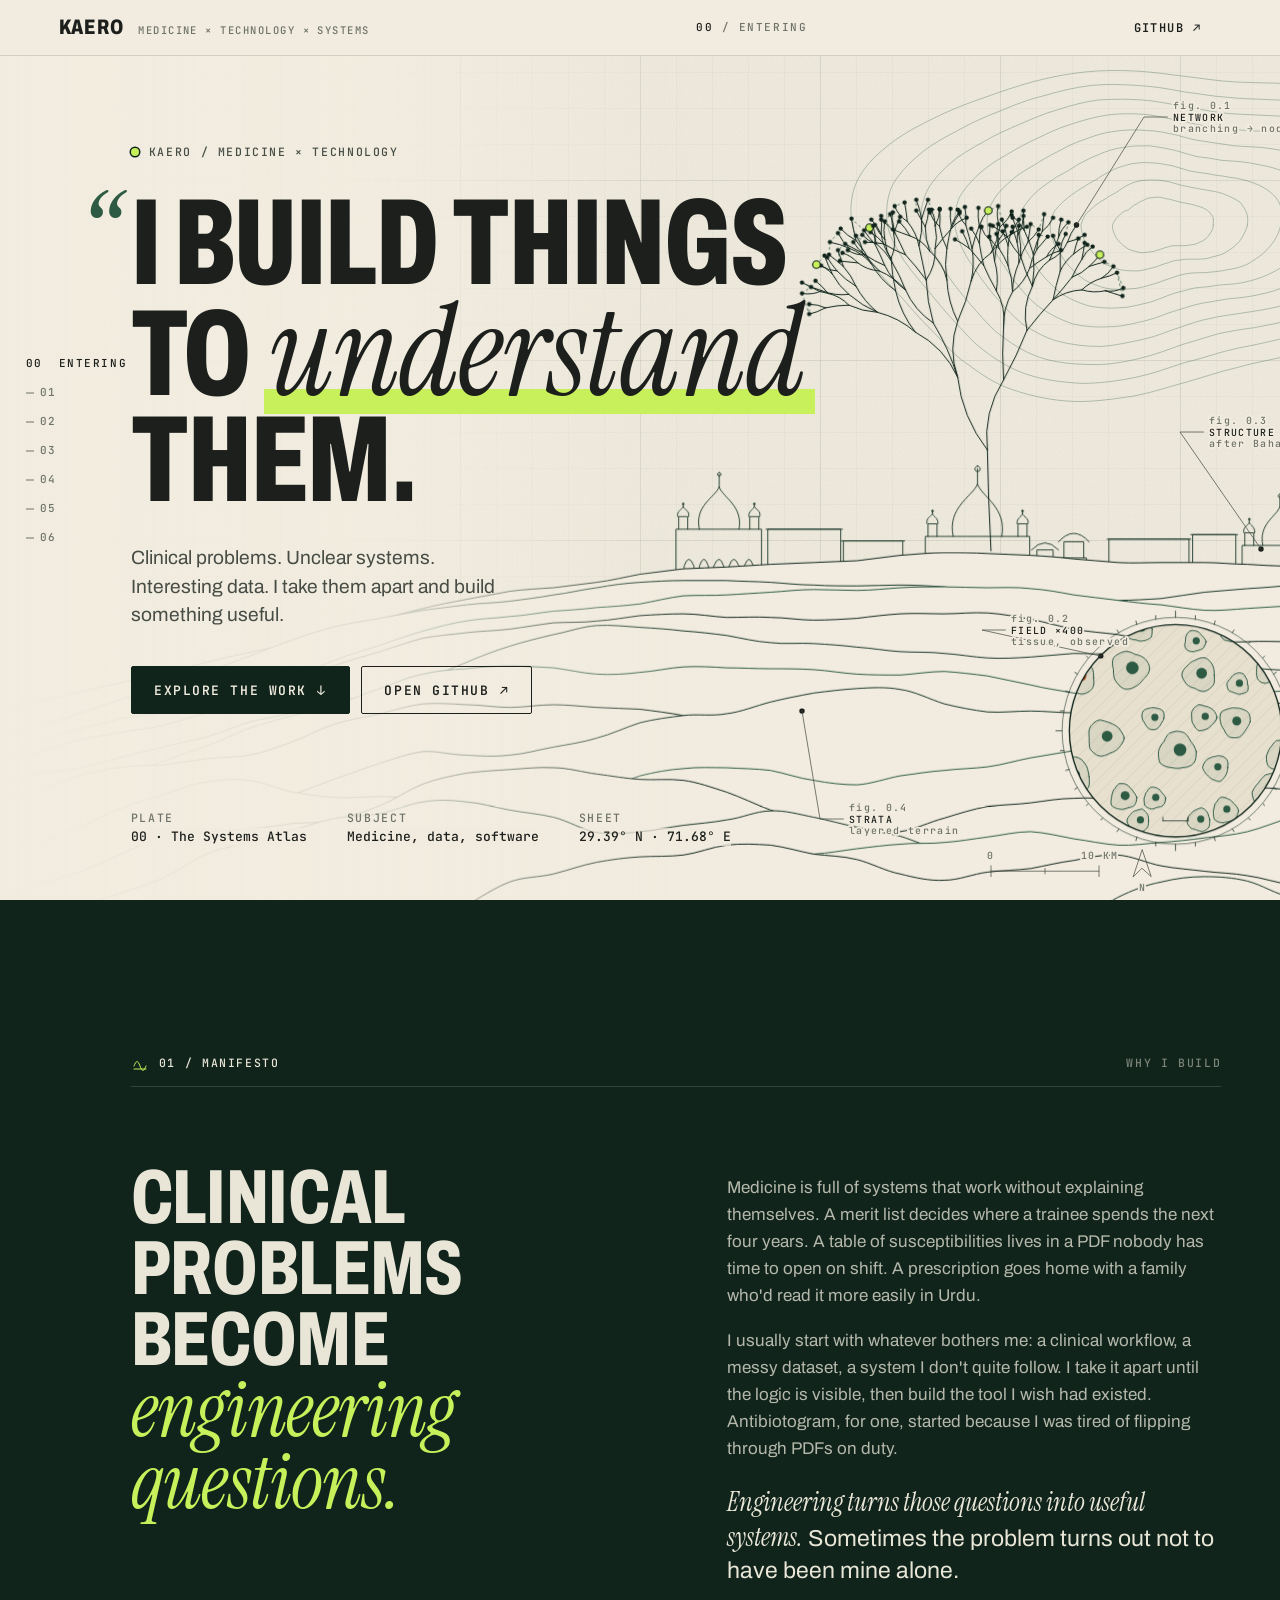
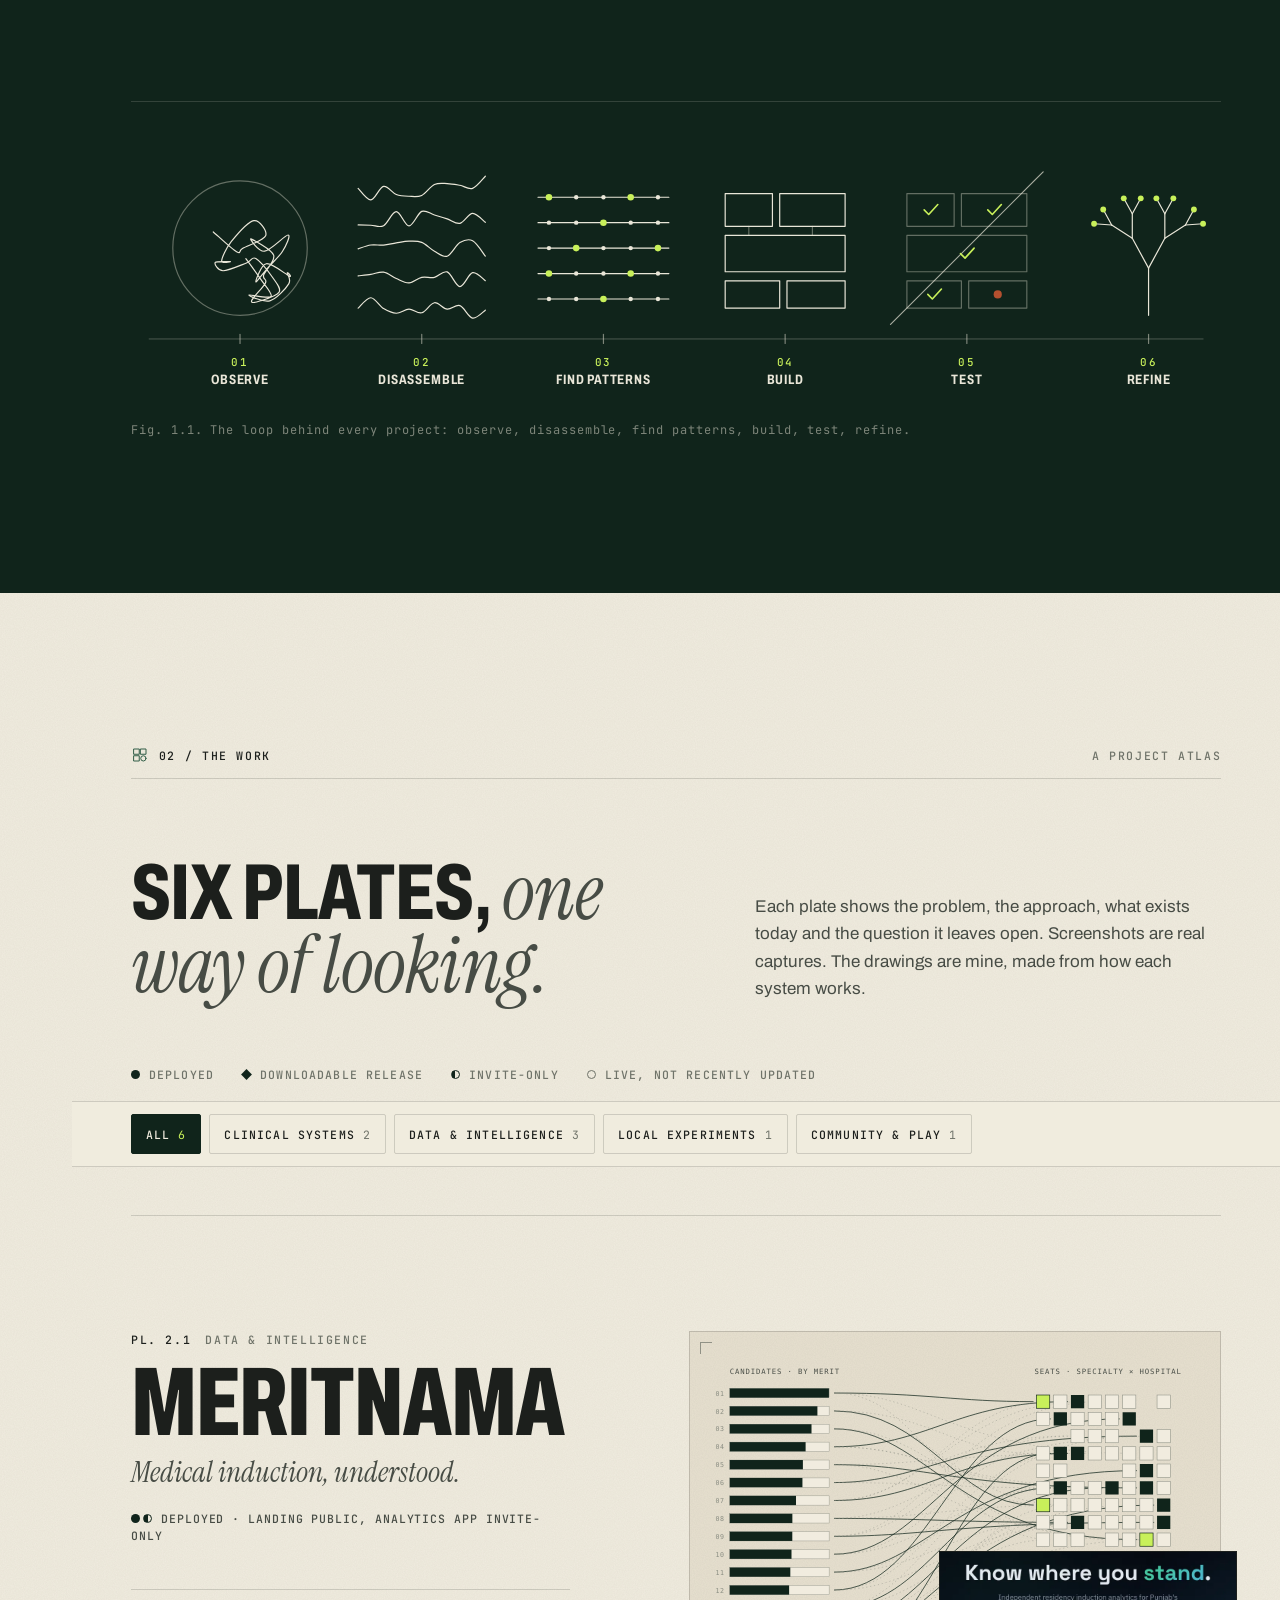
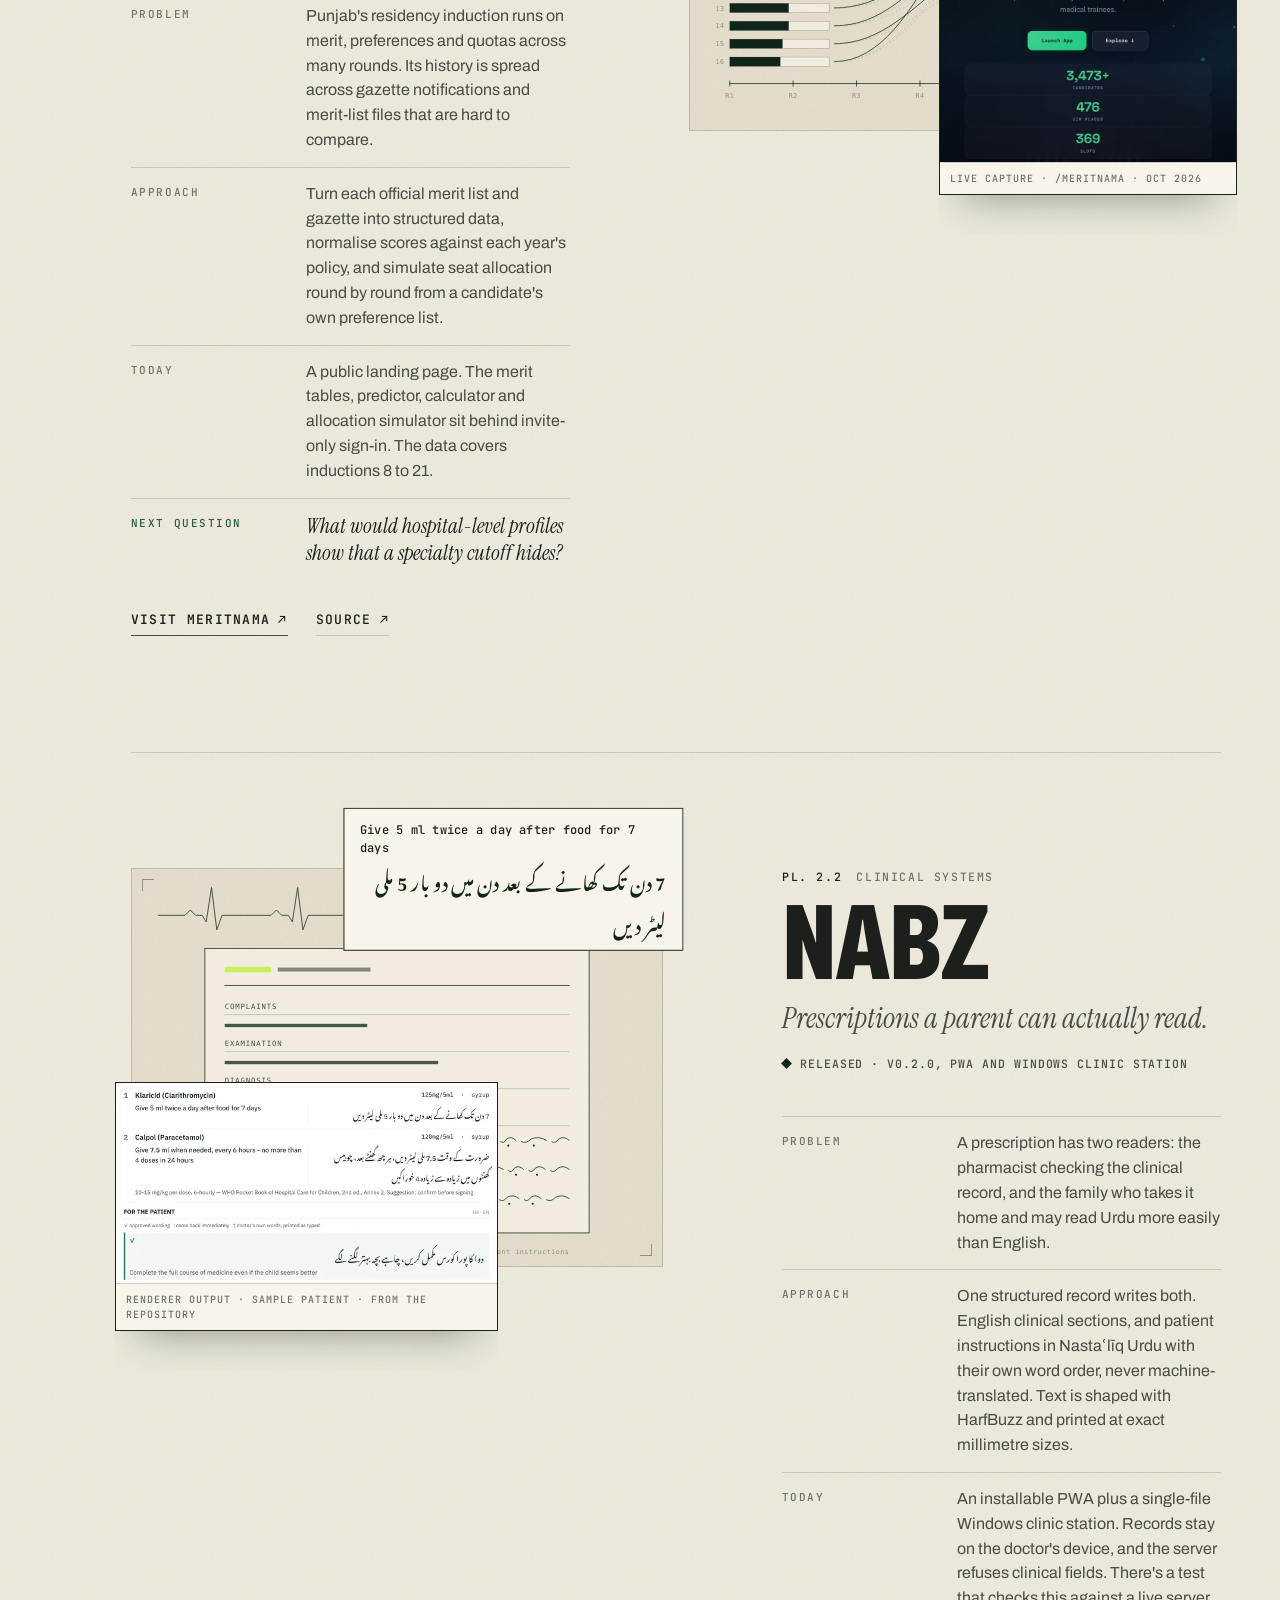
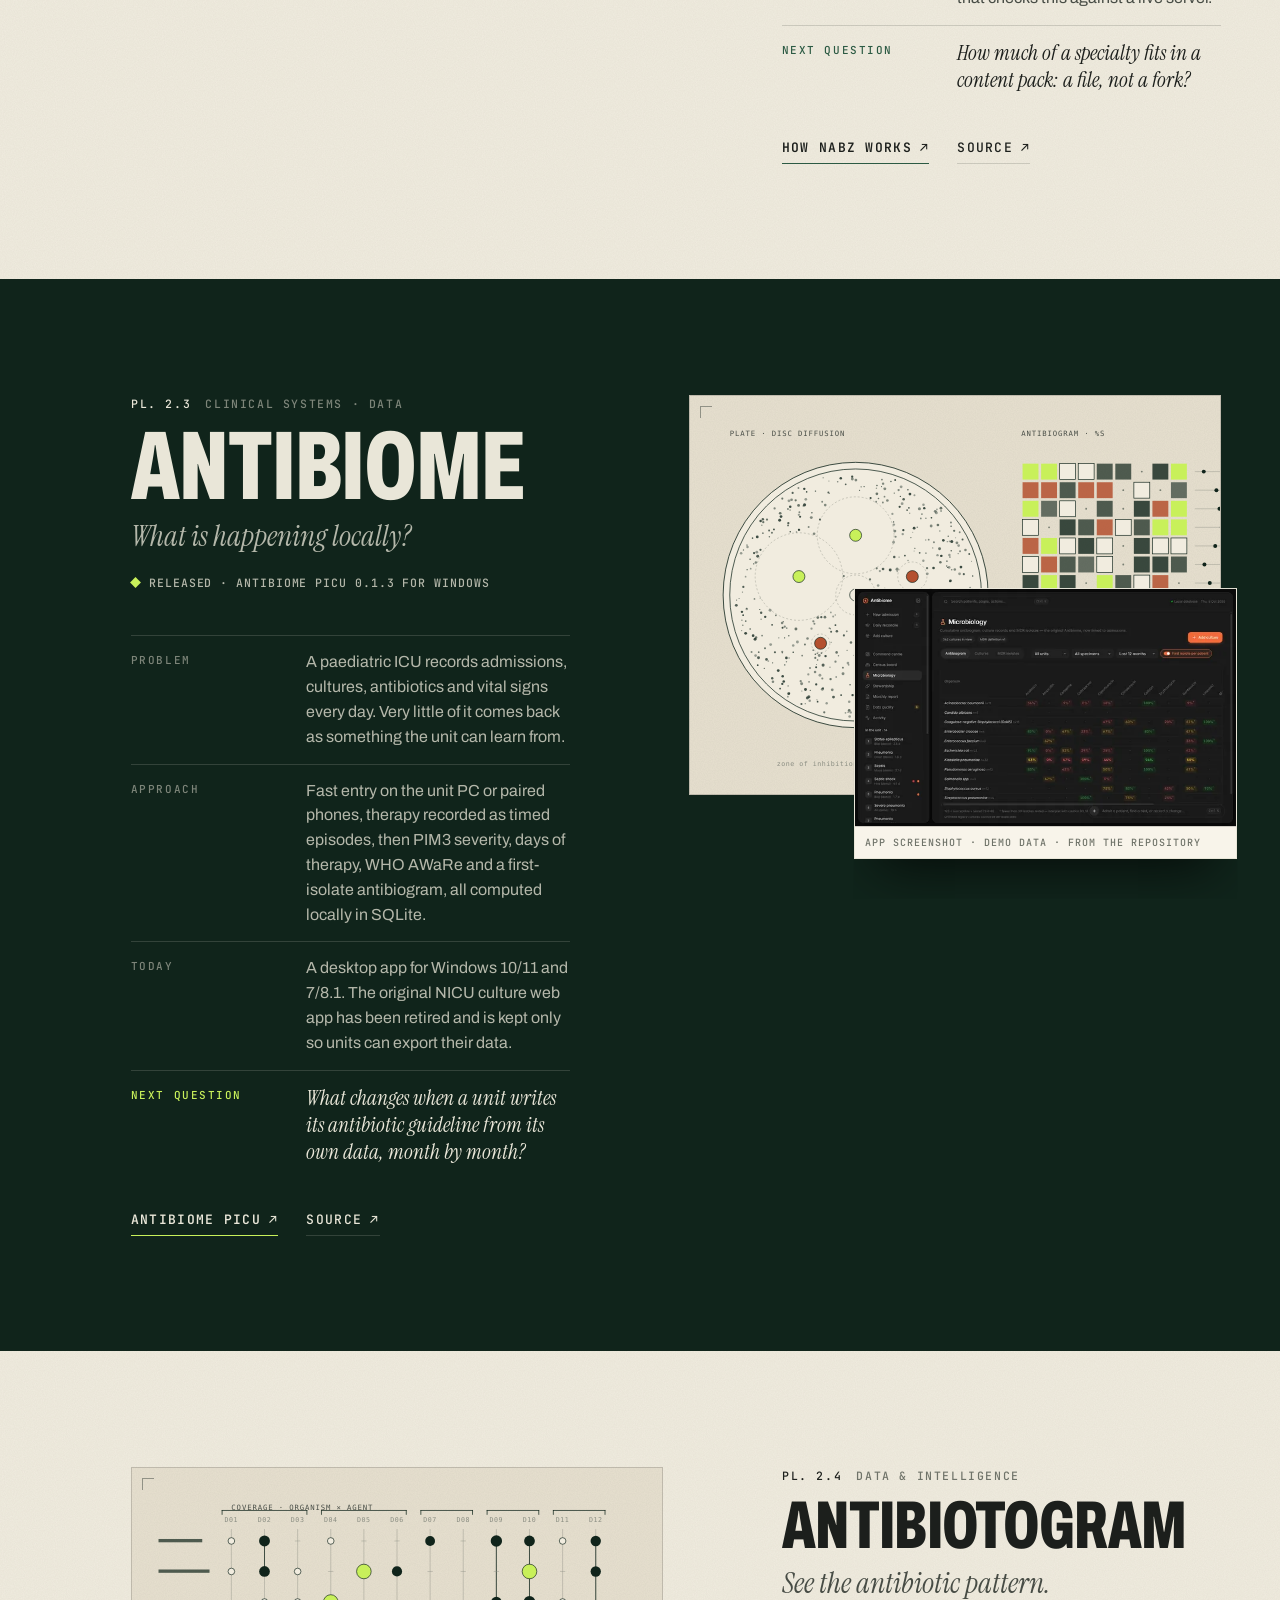
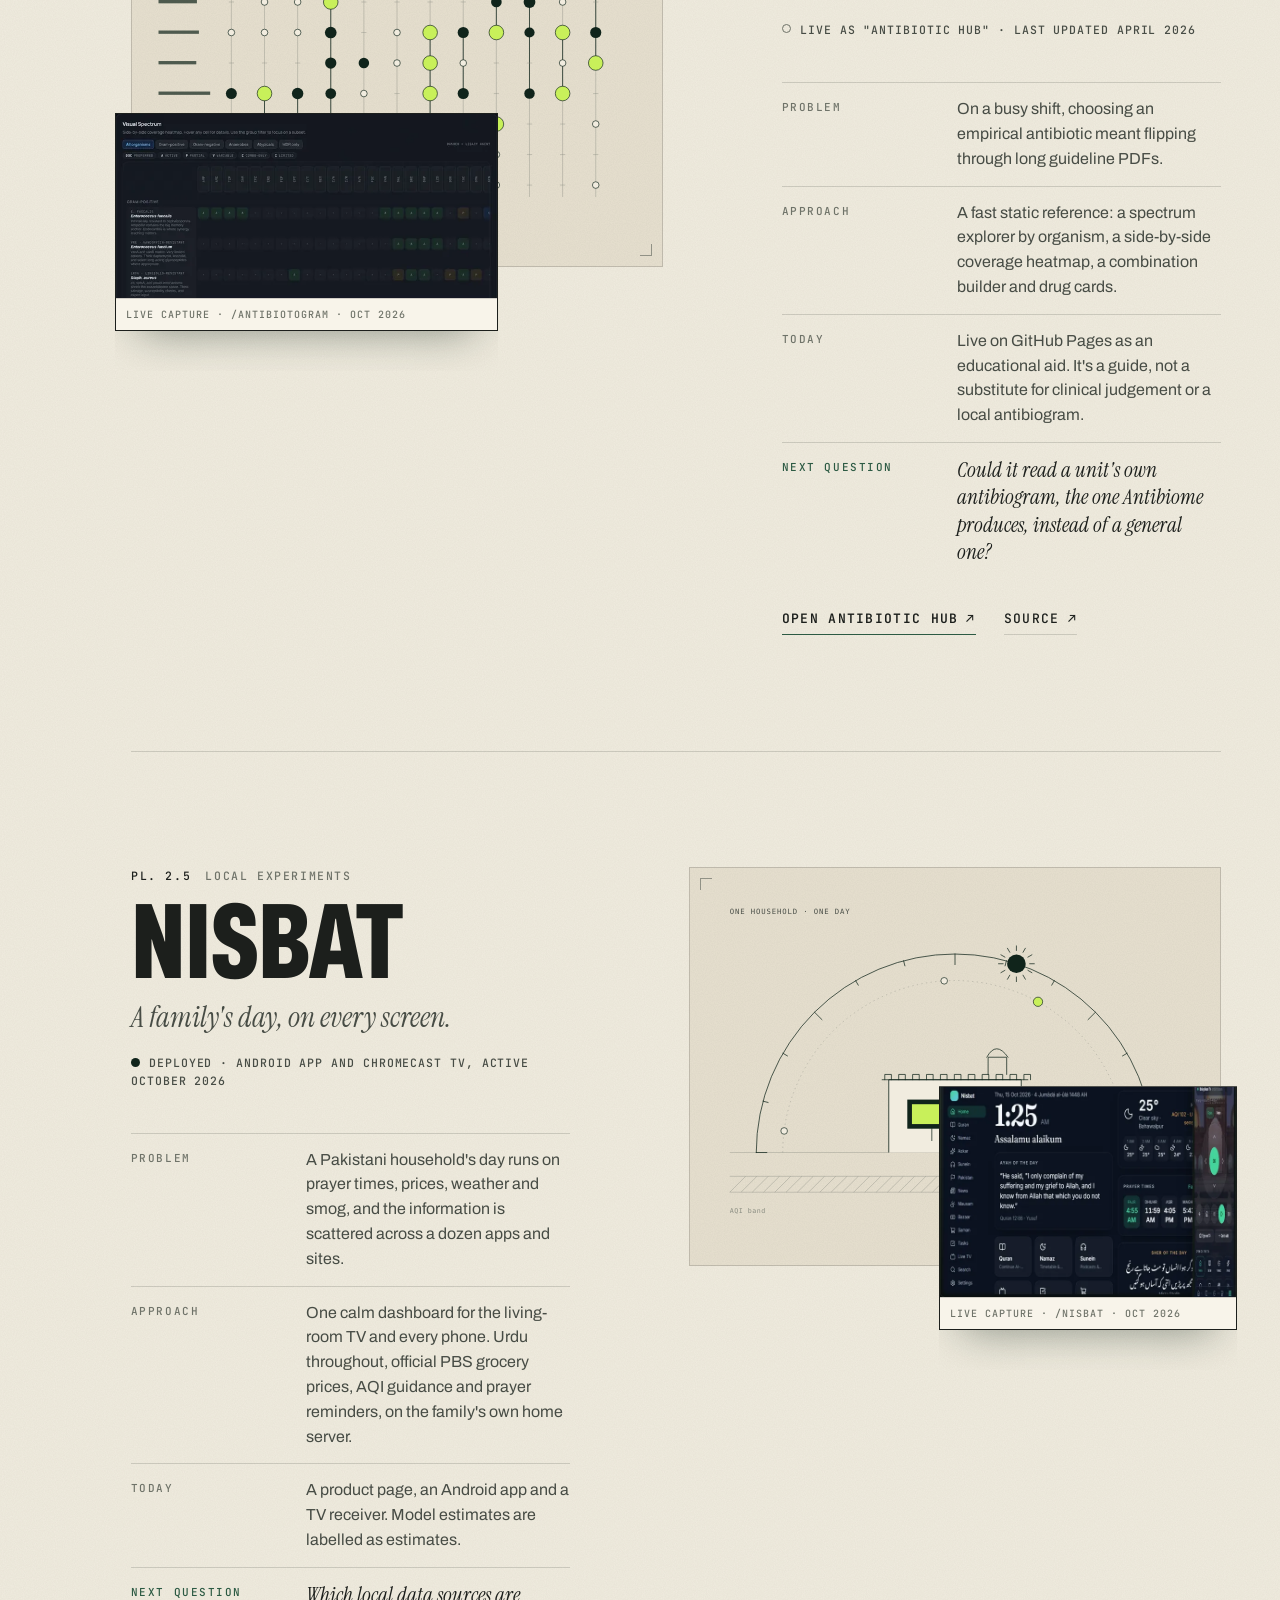
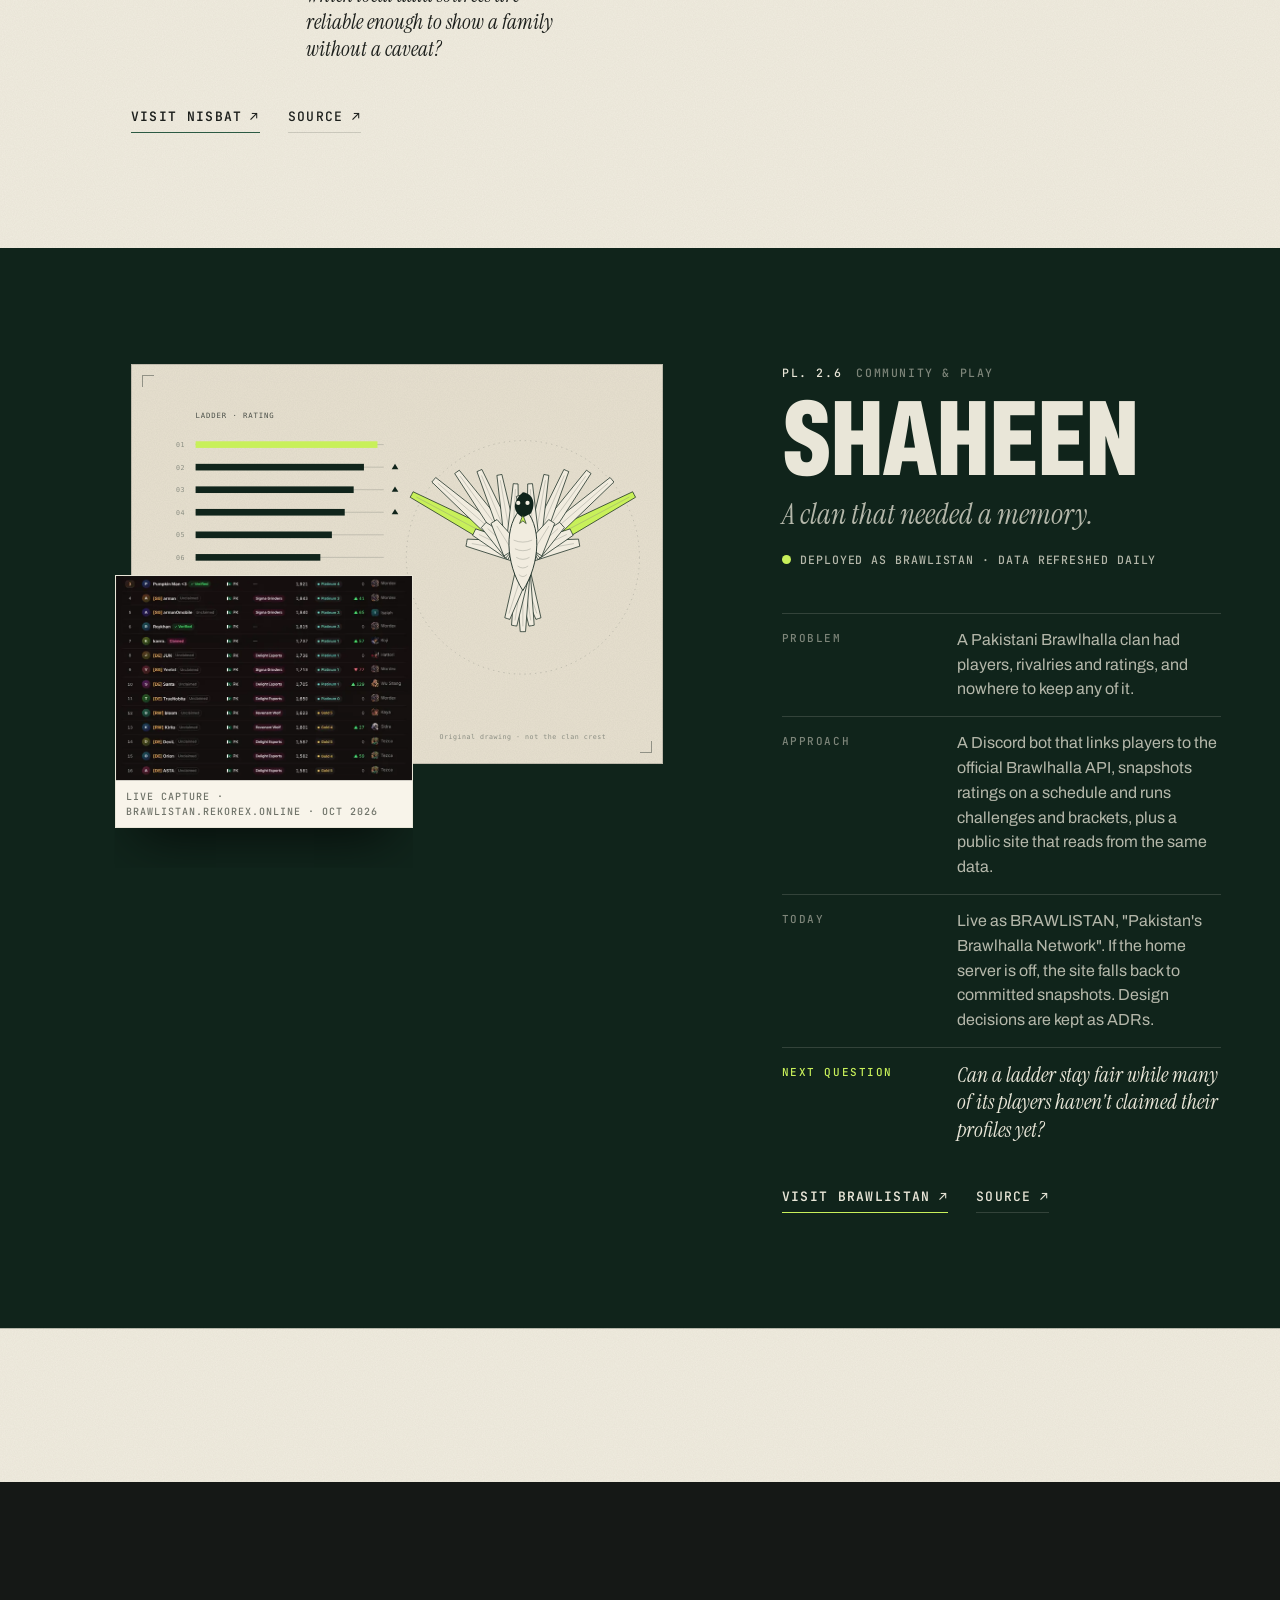
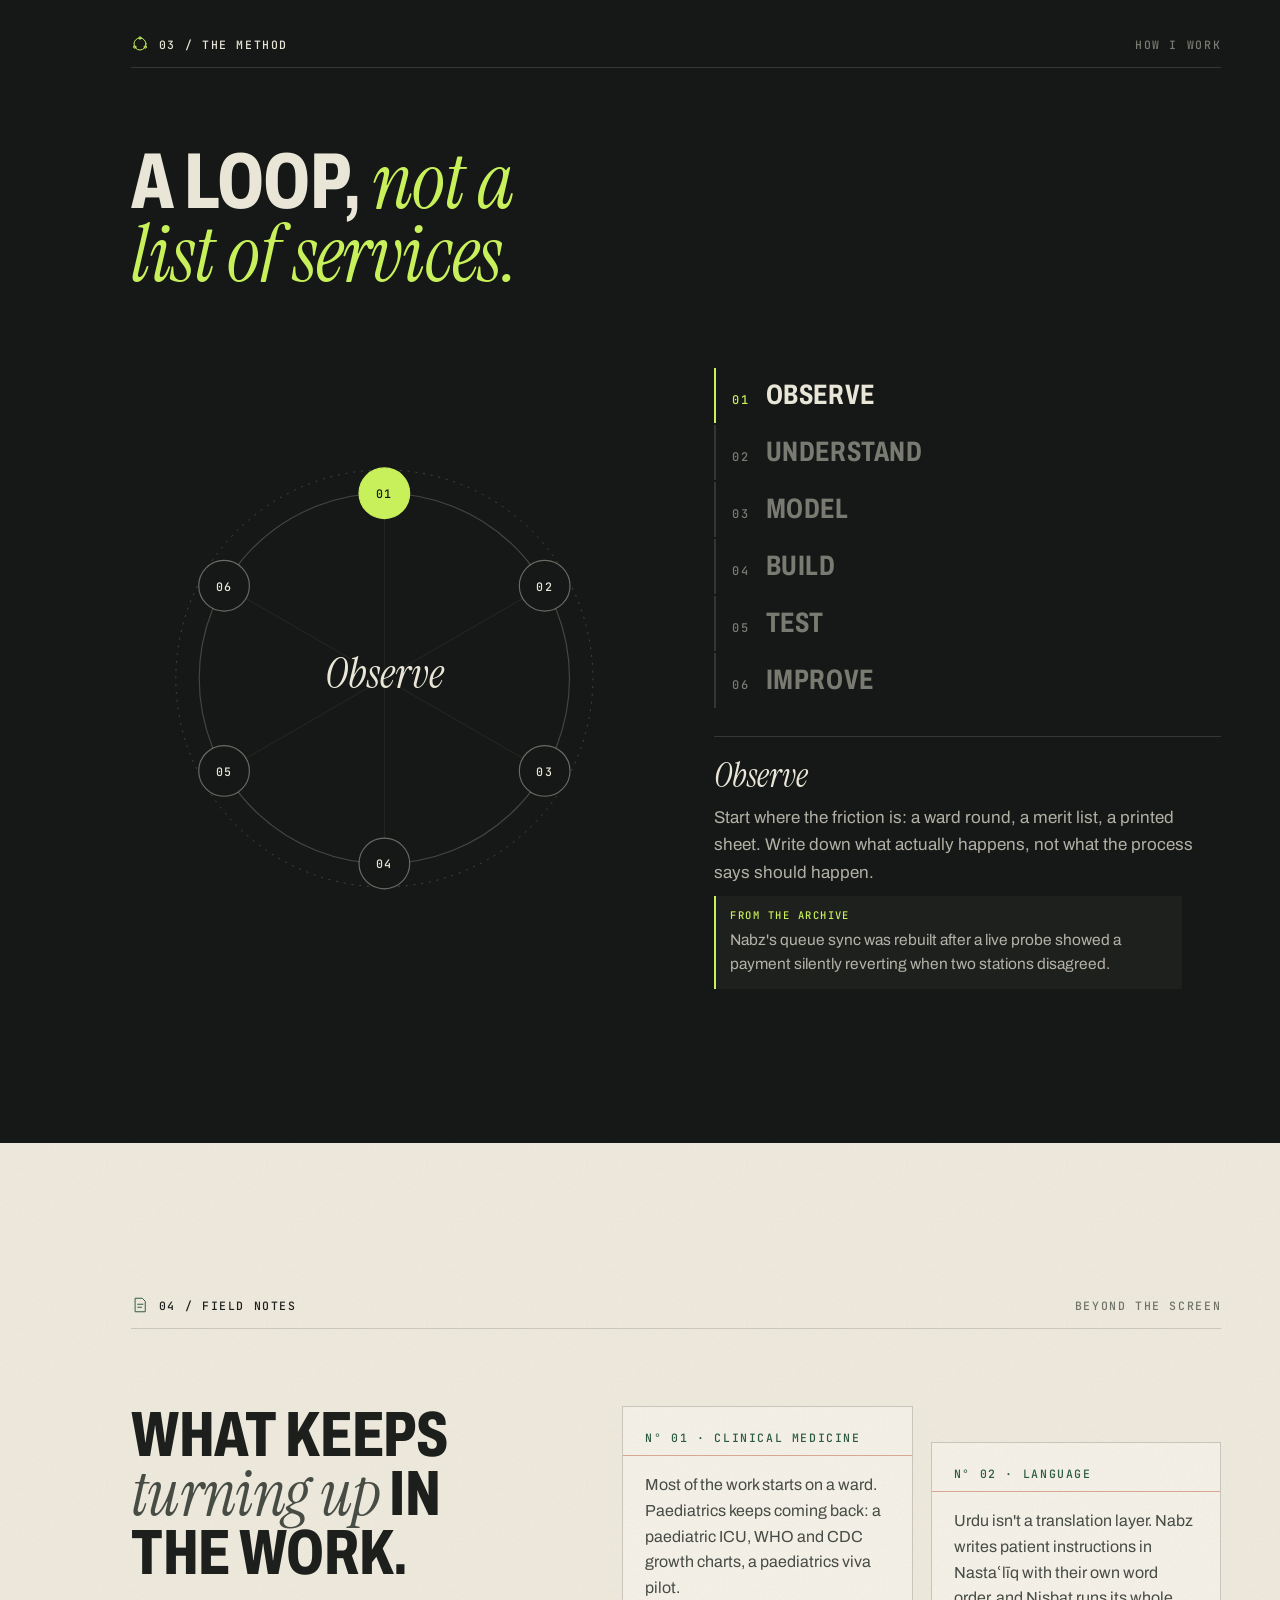
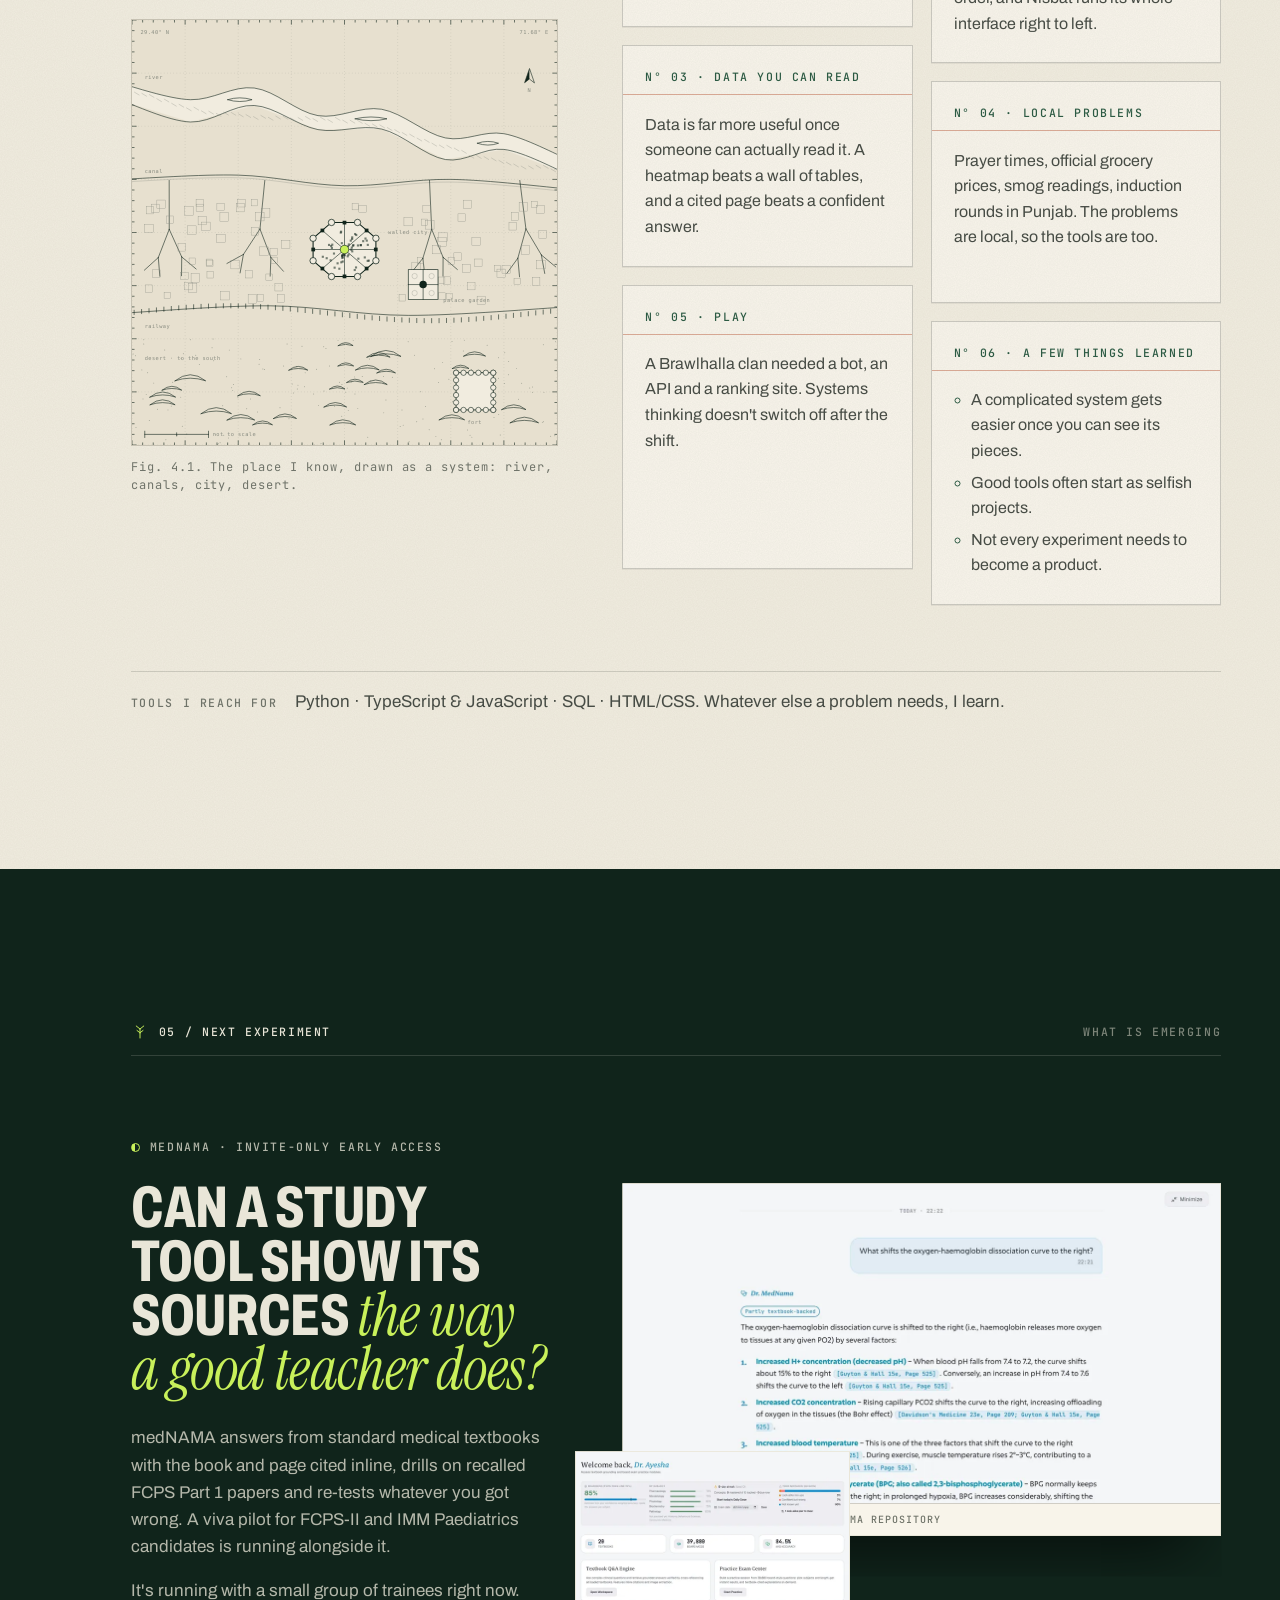
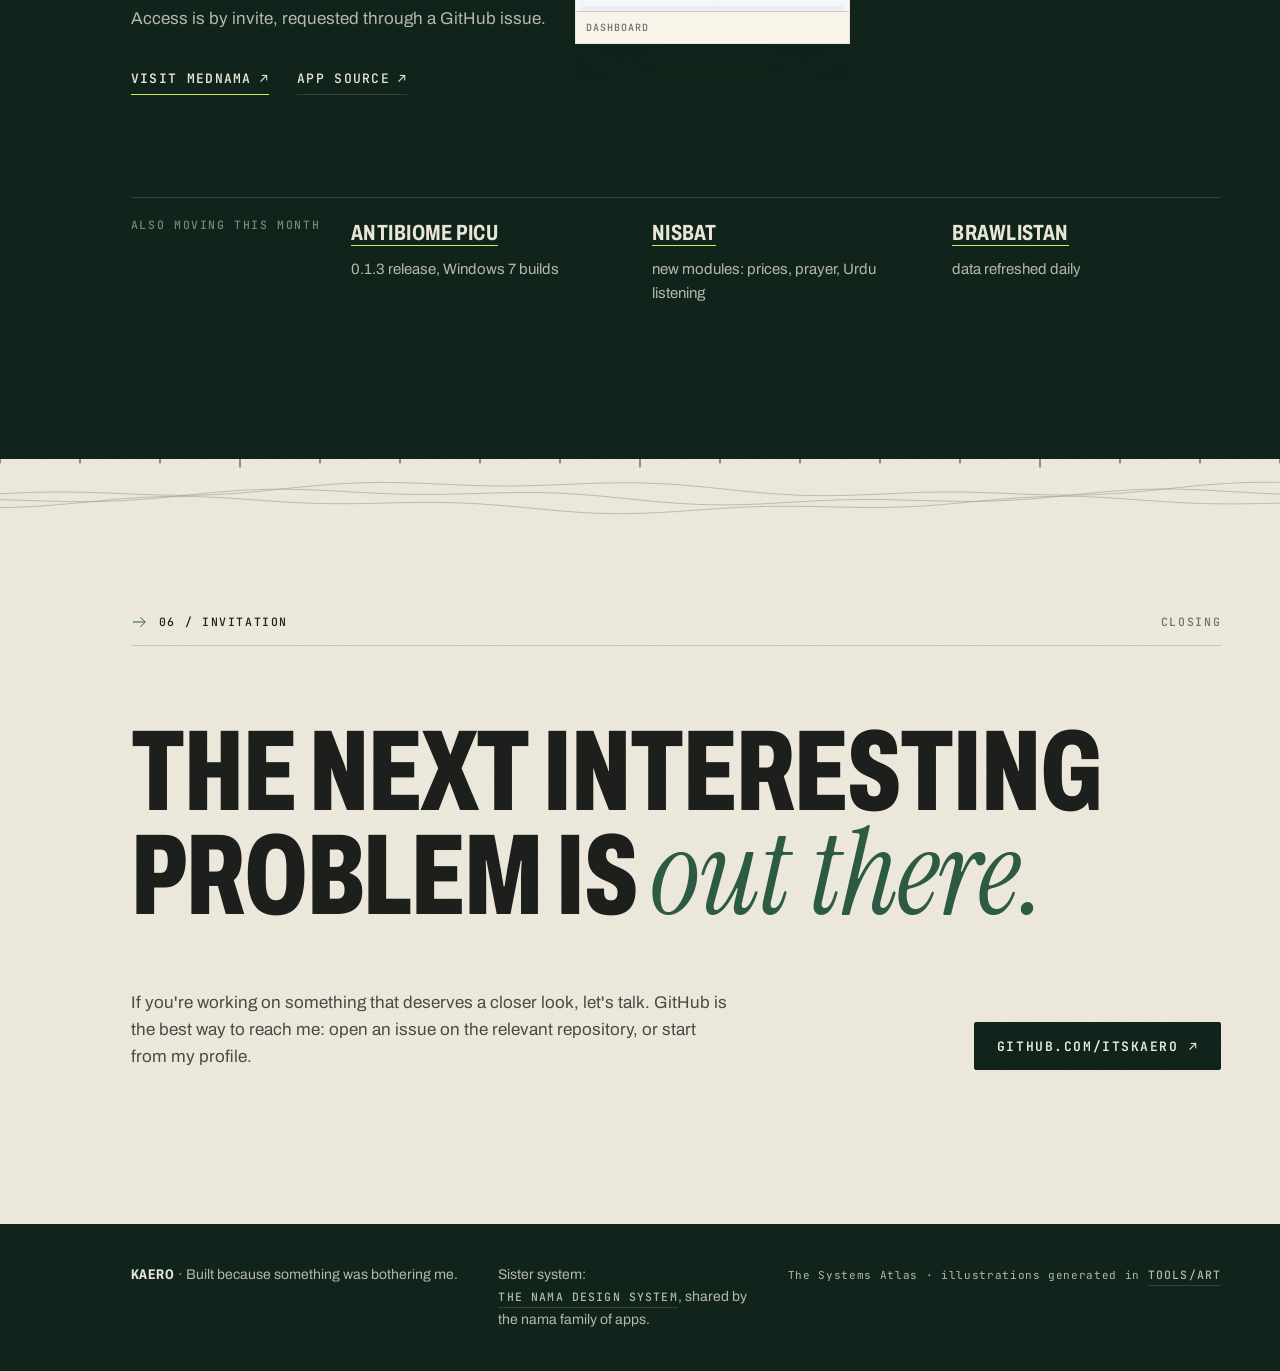
<file: index.html>
<!doctype html>
<html lang="en">
<head>
<meta charset="utf-8">
<meta name="viewport" content="width=device-width,initial-scale=1">
<title>KAERO · I build things to understand them</title>
<meta name="description" content="KAERO: medicine × technology × systems. A clinician-builder's atlas of experiments: MeritNama, Nabz, Antibiome, Antibiotogram, Nisbat, medNAMA and more.">
<meta name="theme-color" content="#F1ECDF">
<meta property="og:title" content="KAERO · I build things to understand them">
<meta property="og:description" content="Clinical problems become engineering questions. Engineering turns them into useful systems.">
<meta property="og:image" content="https://itskaero.github.io/assets/og-kaero.png">
<meta property="og:type" content="website">
<meta name="twitter:card" content="summary_large_image">
<link rel="icon" href="assets/favicon.svg" type="image/svg+xml">
<link rel="preconnect" href="https://fonts.googleapis.com">
<link rel="preconnect" href="https://fonts.gstatic.com" crossorigin>
<link href="https://fonts.googleapis.com/css2?family=Archivo:wdth,wght@62..125,400..800&family=Instrument+Serif:ital@1&family=JetBrains+Mono:wght@400;500&display=swap" rel="stylesheet">
<link href="https://fonts.googleapis.com/css2?family=Noto+Nastaliq+Urdu&text=%2057%D8%A7%D8%A8%D8%AA%D8%AF%D8%B1%D8%B9%D9%84%D9%85%D9%86%D9%88%D9%B9%DA%A9%DA%BA%DA%BE%DB%8C%DB%92&display=swap" rel="stylesheet">
<link rel="stylesheet" href="style.css">
<script>document.documentElement.classList.add('js')</script>
</head>
<body>

<!-- art:marks -->
<svg xmlns="http://www.w3.org/2000/svg" style="display:none">
<symbol id="cm-entering" viewBox="0 0 24 24" fill="none" stroke="currentColor" stroke-width="1.3" stroke-linecap="round" stroke-linejoin="round"><circle cx="12" cy="12" r="9"/><path d="M12 3v18M3 12h18"/></symbol>
<symbol id="cm-manifesto" viewBox="0 0 24 24" fill="none" stroke="currentColor" stroke-width="1.3" stroke-linecap="round" stroke-linejoin="round"><path d="M4 16c3-8 5-8 8 0s5 8 8 0"/><path d="M4 20h16"/></symbol>
<symbol id="cm-work" viewBox="0 0 24 24" fill="none" stroke="currentColor" stroke-width="1.3" stroke-linecap="round" stroke-linejoin="round"><rect x="4" y="4" width="7" height="7"/><rect x="13" y="4" width="7" height="7"/><rect x="4" y="13" width="7" height="7"/><circle cx="16.5" cy="16.5" r="3.5"/></symbol>
<symbol id="cm-method" viewBox="0 0 24 24" fill="none" stroke="currentColor" stroke-width="1.3" stroke-linecap="round" stroke-linejoin="round"><circle cx="12" cy="12" r="8"/><circle cx="12" cy="4" r="1.6"/><circle cx="19" cy="16" r="1.6"/><circle cx="5" cy="16" r="1.6"/></symbol>
<symbol id="cm-notes" viewBox="0 0 24 24" fill="none" stroke="currentColor" stroke-width="1.3" stroke-linecap="round" stroke-linejoin="round"><path d="M6 3h9l4 4v14H6z"/><path d="M9 11h7M9 15h5"/></symbol>
<symbol id="cm-next" viewBox="0 0 24 24" fill="none" stroke="currentColor" stroke-width="1.3" stroke-linecap="round" stroke-linejoin="round"><path d="M12 20V8"/><path d="M12 8l-5 -4M12 8l5 -4M12 13l-4 -3M12 13l4 -3"/></symbol>
<symbol id="cm-invitation" viewBox="0 0 24 24" fill="none" stroke="currentColor" stroke-width="1.3" stroke-linecap="round" stroke-linejoin="round"><path d="M3 12h15"/><path d="M13 6l6 6-6 6"/></symbol>
</svg>
<!-- /art:marks -->

<a class="skip" href="#work">Skip to the work</a>

<header class="bar" id="bar">
  <a class="brand" href="#entering" aria-label="KAERO, back to the start">
    <span class="brand__word">KAERO</span>
    <span class="brand__sub">Medicine × Technology × Systems</span>
  </a>
  <p class="bar__now" aria-hidden="true"><span id="now-num">00</span> / <span id="now-name">Entering</span></p>
  <a class="bar__gh" href="https://github.com/itskaero" target="_blank" rel="noopener">GitHub <span aria-hidden="true">↗</span></a>
  <button class="bar__menu" id="menu-btn" type="button" aria-expanded="false" aria-controls="chapters">
    <span class="bar__menu-lbl">Chapters</span><span class="bar__menu-ico" aria-hidden="true"><i></i><i></i></span>
  </button>
  <div class="bar__progress" aria-hidden="true"><i id="progress"></i></div>
</header>

<nav class="rail" id="chapters" aria-label="Chapters">
  <ol>
    <li><a href="#entering"><b>00</b><span>Entering</span></a></li>
    <li><a href="#manifesto"><b>01</b><span>Manifesto</span></a></li>
    <li><a href="#work"><b>02</b><span>The work</span></a></li>
    <li><a href="#method"><b>03</b><span>The method</span></a></li>
    <li><a href="#notes"><b>04</b><span>Field notes</span></a></li>
    <li><a href="#next"><b>05</b><span>Next experiment</span></a></li>
    <li><a href="#invitation"><b>06</b><span>Invitation</span></a></li>
  </ol>
</nav>

<main id="top">

<!-- ═════ 00 / ENTERING ═══════════════════════════════════════════ -->
<section class="ch ch--paper hero" id="entering" data-chapter="00" data-name="Entering" aria-labelledby="hero-title">
  <div class="hero__art">
<!-- art:hero -->
<svg class="atlas" viewBox="0 0 1600 1000" preserveAspectRatio="xMidYMax slice" aria-hidden="true" focusable="false">
<defs><pattern id="atlas-grid" width="40" height="40" patternUnits="userSpaceOnUse"><path d="M40 0H0V40" class="a-grid"/></pattern><pattern id="atlas-grid-major" width="200" height="200" patternUnits="userSpaceOnUse"><path d="M200 0H0V200" class="a-grid-major"/></pattern><clipPath id="atlas-lens"><circle cx="1395" cy="812" r="118"/></clipPath></defs>
<g class="a-sheet"><rect width="1600" height="1000" fill="url(#atlas-grid)"/><rect width="1600" height="1000" fill="url(#atlas-grid-major)"/></g>
<g class="a-ruler"><path d="M0 999 v-10"/><path d="M40 999 v-5"/><path d="M80 999 v-5"/><path d="M120 999 v-5"/><path d="M160 999 v-5"/><path d="M200 999 v-10"/><path d="M240 999 v-5"/><path d="M280 999 v-5"/><path d="M320 999 v-5"/><path d="M360 999 v-5"/><path d="M400 999 v-10"/><path d="M440 999 v-5"/><path d="M480 999 v-5"/><path d="M520 999 v-5"/><path d="M560 999 v-5"/><path d="M600 999 v-10"/><path d="M640 999 v-5"/><path d="M680 999 v-5"/><path d="M720 999 v-5"/><path d="M760 999 v-5"/><path d="M800 999 v-10"/><path d="M840 999 v-5"/><path d="M880 999 v-5"/><path d="M920 999 v-5"/><path d="M960 999 v-5"/><path d="M1000 999 v-10"/><path d="M1040 999 v-5"/><path d="M1080 999 v-5"/><path d="M1120 999 v-5"/><path d="M1160 999 v-5"/><path d="M1200 999 v-10"/><path d="M1240 999 v-5"/><path d="M1280 999 v-5"/><path d="M1320 999 v-5"/><path d="M1360 999 v-5"/><path d="M1400 999 v-10"/><path d="M1440 999 v-5"/><path d="M1480 999 v-5"/><path d="M1520 999 v-5"/><path d="M1560 999 v-5"/><path d="M1600 999 v-10"/><text class="a-lbl a-faint" x="8" y="986">A</text><text class="a-lbl a-faint" x="208" y="986">B</text><text class="a-lbl a-faint" x="408" y="986">C</text><text class="a-lbl a-faint" x="608" y="986">D</text><text class="a-lbl a-faint" x="808" y="986">E</text><text class="a-lbl a-faint" x="1008" y="986">F</text><text class="a-lbl a-faint" x="1208" y="986">G</text><text class="a-lbl a-faint" x="1408" y="986">H</text></g>
<g class="a-contour"><path pathLength="1" class="draw" style="--d:300ms" d="M1437 250 C1437 253 1436 255 1435 257 C1433 260 1432 262 1430 264 C1428 266 1425 268 1422 269 C1419 271 1415 272 1412 272 C1408 273 1404 273 1401 273 C1398 273 1395 273 1392 273 C1389 274 1387 274 1384 275 C1381 276 1379 277 1375 278 C1372 279 1368 280 1365 280 C1361 281 1357 281 1353 280 C1349 279 1346 278 1343 277 C1340 275 1337 273 1335 271 C1333 269 1331 267 1329 264 C1328 262 1327 260 1326 257 C1325 255 1325 252 1325 250 C1326 248 1327 245 1329 243 C1330 241 1333 239 1335 237 C1337 235 1340 234 1343 233 C1345 231 1347 230 1349 228 C1352 227 1354 225 1356 224 C1359 223 1362 221 1365 220 C1368 220 1372 219 1375 219 C1378 219 1382 220 1385 221 C1388 221 1391 222 1394 223 C1397 224 1399 224 1402 225 C1406 226 1409 226 1413 227 C1416 228 1420 229 1423 230 C1426 231 1430 233 1432 235 C1434 237 1436 240 1437 242 C1437 245 1437 247 1437 250 Z"/><path pathLength="1" class="draw" style="--d:360ms" d="M1475 250 C1474 254 1472 258 1470 262 C1468 266 1465 270 1461 273 C1458 276 1453 279 1448 282 C1443 284 1437 285 1431 287 C1426 288 1420 288 1414 288 C1409 288 1404 288 1400 289 C1395 289 1391 290 1387 292 C1382 293 1378 295 1372 297 C1367 298 1361 300 1354 301 C1348 301 1341 301 1335 300 C1329 299 1323 296 1318 294 C1313 291 1310 288 1306 284 C1303 281 1300 277 1298 273 C1295 270 1293 266 1292 262 C1291 258 1290 254 1290 250 C1291 246 1293 242 1295 238 C1298 235 1302 232 1305 229 C1309 226 1313 223 1317 221 C1321 218 1325 216 1329 214 C1333 211 1336 209 1341 206 C1345 204 1350 202 1355 201 C1360 200 1366 200 1372 200 C1377 200 1383 201 1388 202 C1393 203 1397 205 1402 206 C1407 207 1412 208 1417 209 C1422 210 1428 211 1434 212 C1440 213 1446 214 1452 217 C1457 219 1463 222 1467 225 C1470 229 1473 233 1474 237 C1476 241 1475 246 1475 250 Z"/><path pathLength="1" class="draw" style="--d:420ms" d="M1512 250 C1511 256 1508 262 1505 267 C1502 272 1497 277 1492 282 C1487 286 1481 290 1474 294 C1467 297 1459 299 1451 300 C1443 302 1435 302 1428 303 C1420 303 1414 303 1408 304 C1401 305 1396 307 1390 309 C1383 311 1377 314 1369 316 C1362 318 1353 321 1344 321 C1335 322 1325 322 1317 320 C1309 318 1301 315 1294 311 C1288 307 1283 302 1278 297 C1274 293 1270 287 1267 282 C1263 277 1260 272 1259 267 C1257 261 1255 255 1256 250 C1256 245 1258 239 1261 234 C1265 229 1270 224 1275 220 C1280 216 1286 212 1291 209 C1297 205 1302 202 1308 199 C1313 195 1319 192 1325 189 C1331 186 1338 184 1346 182 C1353 181 1361 180 1369 181 C1376 181 1384 183 1391 184 C1398 186 1404 188 1411 190 C1417 191 1424 192 1431 193 C1438 195 1447 195 1455 197 C1464 198 1473 200 1481 203 C1489 206 1497 210 1502 215 C1508 220 1511 226 1513 232 C1514 238 1514 244 1512 250 Z"/><path pathLength="1" class="draw" style="--d:480ms" d="M1550 250 C1548 258 1544 265 1539 272 C1535 278 1529 285 1522 290 C1515 296 1507 301 1498 305 C1490 309 1479 312 1470 314 C1460 316 1450 316 1441 317 C1432 319 1424 319 1416 320 C1408 322 1401 324 1393 326 C1384 329 1376 333 1366 336 C1356 338 1344 342 1333 342 C1322 343 1309 342 1299 340 C1289 337 1279 333 1271 328 C1263 323 1257 316 1251 310 C1245 304 1241 297 1237 291 C1232 284 1228 278 1226 271 C1223 264 1221 257 1221 250 C1221 243 1223 236 1227 229 C1231 223 1237 216 1243 211 C1249 206 1257 201 1264 196 C1272 192 1279 188 1286 183 C1294 179 1301 175 1309 172 C1318 168 1327 165 1336 164 C1346 162 1356 162 1366 162 C1375 163 1385 165 1394 167 C1402 169 1410 172 1419 174 C1427 175 1436 176 1445 178 C1455 179 1466 179 1477 181 C1488 183 1501 185 1511 189 C1522 193 1532 198 1539 205 C1545 211 1550 219 1552 227 C1554 234 1552 242 1550 250 Z"/><path pathLength="1" class="draw" style="--d:540ms" d="M1587 250 C1584 259 1579 268 1573 276 C1567 284 1559 292 1551 299 C1543 305 1533 312 1523 316 C1512 321 1500 325 1489 327 C1477 330 1465 331 1454 332 C1444 334 1434 335 1424 337 C1414 339 1406 342 1396 345 C1385 348 1375 353 1363 356 C1350 359 1336 363 1322 363 C1309 364 1294 363 1281 360 C1269 356 1257 350 1248 344 C1238 338 1231 330 1224 322 C1218 315 1212 307 1207 299 C1202 291 1196 284 1193 275 C1189 267 1186 259 1186 250 C1185 241 1187 232 1192 224 C1196 216 1203 209 1211 202 C1218 195 1228 189 1237 184 C1246 178 1255 173 1265 168 C1274 163 1284 158 1294 155 C1304 151 1316 147 1327 146 C1338 144 1351 144 1363 145 C1374 145 1386 148 1396 150 C1407 153 1416 156 1427 157 C1438 159 1448 160 1460 162 C1472 163 1486 163 1500 165 C1513 167 1530 170 1542 175 C1555 179 1568 186 1576 194 C1584 202 1589 212 1591 221 C1593 231 1590 241 1587 250 Z"/><path pathLength="1" class="draw" style="--d:600ms" d="M1624 250 C1620 261 1613 271 1605 281 C1598 290 1589 299 1579 307 C1569 315 1558 322 1546 327 C1535 333 1521 337 1508 341 C1495 344 1481 346 1468 348 C1456 350 1444 351 1433 354 C1421 356 1411 360 1399 364 C1386 368 1374 374 1359 377 C1345 380 1328 384 1312 385 C1296 385 1278 383 1264 379 C1249 375 1236 367 1225 360 C1215 352 1207 343 1199 334 C1191 326 1185 317 1178 308 C1172 298 1165 290 1160 280 C1155 270 1151 260 1150 250 C1149 240 1151 229 1155 219 C1160 210 1169 200 1178 192 C1187 184 1198 177 1209 171 C1220 164 1232 158 1243 153 C1255 147 1266 142 1279 138 C1291 134 1305 130 1318 128 C1332 126 1346 126 1360 127 C1373 128 1387 132 1399 134 C1412 136 1423 140 1435 141 C1448 143 1460 144 1475 145 C1489 146 1506 146 1523 149 C1539 151 1559 154 1574 160 C1589 166 1604 174 1613 184 C1623 193 1628 205 1630 216 C1632 227 1628 239 1624 250 Z"/><path pathLength="1" class="draw" style="--d:660ms" d="M1660 250 C1655 262 1646 274 1637 285 C1628 296 1618 306 1607 315 C1595 323 1583 332 1570 338 C1557 345 1542 350 1527 354 C1512 359 1497 361 1483 364 C1468 366 1455 368 1442 371 C1428 375 1416 379 1402 383 C1388 388 1373 394 1356 398 C1339 402 1319 406 1301 405 C1283 405 1263 403 1247 398 C1231 393 1216 384 1204 375 C1192 367 1183 356 1174 346 C1165 336 1157 326 1149 316 C1142 305 1133 295 1127 284 C1121 273 1114 262 1113 250 C1111 238 1113 226 1118 214 C1123 203 1133 192 1143 183 C1154 173 1168 165 1181 158 C1194 150 1208 144 1222 138 C1236 132 1249 126 1264 122 C1279 117 1294 113 1310 111 C1325 110 1342 110 1357 111 C1372 112 1387 115 1402 118 C1416 120 1429 123 1443 125 C1458 127 1473 127 1490 128 C1507 129 1527 129 1547 132 C1566 134 1589 138 1606 145 C1624 152 1641 162 1651 173 C1662 184 1667 198 1668 211 C1670 224 1665 238 1660 250 Z"/><path pathLength="1" class="draw" style="--d:720ms" d="M1695 250 C1688 264 1677 277 1667 289 C1657 301 1646 312 1633 322 C1621 332 1608 342 1594 349 C1579 357 1563 363 1547 368 C1531 374 1513 376 1497 380 C1481 384 1466 386 1451 390 C1436 394 1422 399 1405 403 C1389 408 1371 415 1352 419 C1333 423 1311 426 1291 426 C1270 425 1248 422 1230 416 C1212 410 1196 400 1183 390 C1169 380 1160 368 1149 357 C1139 346 1130 335 1121 324 C1111 312 1101 301 1093 289 C1086 277 1077 263 1075 250 C1073 237 1074 222 1079 209 C1085 196 1097 183 1109 173 C1121 162 1138 153 1153 145 C1169 136 1185 129 1201 123 C1217 116 1233 110 1250 106 C1267 101 1284 97 1301 95 C1319 93 1337 94 1354 95 C1372 96 1388 99 1404 102 C1421 104 1435 107 1452 108 C1469 110 1486 110 1506 111 C1526 112 1549 111 1571 114 C1594 117 1620 121 1639 129 C1659 137 1678 149 1689 162 C1700 175 1706 191 1707 206 C1707 220 1701 236 1695 250 Z"/><path pathLength="1" class="draw" style="--d:780ms" d="M1728 250 C1720 265 1708 280 1696 293 C1685 306 1673 318 1660 330 C1646 341 1633 351 1617 360 C1602 369 1584 377 1567 383 C1549 389 1530 393 1513 397 C1495 401 1478 404 1461 409 C1443 413 1427 419 1409 424 C1390 429 1370 436 1349 440 C1328 443 1303 447 1281 446 C1258 445 1234 440 1214 433 C1195 427 1178 415 1163 404 C1148 394 1137 380 1125 368 C1113 356 1103 345 1092 332 C1081 320 1068 307 1059 294 C1049 280 1039 265 1036 250 C1033 235 1034 218 1040 204 C1046 189 1059 175 1074 163 C1088 151 1107 141 1125 132 C1143 123 1163 115 1181 109 C1200 102 1218 96 1236 91 C1255 86 1274 82 1294 80 C1313 78 1333 78 1352 79 C1371 80 1389 83 1407 85 C1425 87 1441 90 1461 91 C1480 92 1499 92 1522 93 C1545 93 1571 92 1597 96 C1622 100 1651 105 1673 114 C1694 123 1715 137 1727 151 C1739 166 1744 184 1744 201 C1744 217 1736 235 1728 250 Z"/></g>
<g class="a-city"><path pathLength="1" class="draw" style="--d:900ms" d="M840 646 L840 588 L935 588 L935 646"/><path pathLength="1" class="draw" style="--d:909ms" d="M849 646 L849 629 Q854 614 860 629 L860 646"/><path pathLength="1" class="draw" style="--d:918ms" d="M866 646 L866 629 Q871 614 876 629 L876 646"/><path pathLength="1" class="draw" style="--d:927ms" d="M882 646 L882 629 Q888 614 893 629 L893 646"/><path pathLength="1" class="draw" style="--d:936ms" d="M899 646 L899 629 Q904 614 910 629 L910 646"/><path pathLength="1" class="draw" style="--d:945ms" d="M916 646 L916 629 Q921 614 926 629 L926 646"/><path pathLength="1" class="draw" style="--d:954ms" d="M866 588 C860 562 883 553 888 541 C892 553 915 562 910 588"/><path pathLength="1" class="draw" style="--d:963ms" d="M888 541 L888 527"/><path pathLength="1" class="draw" style="--d:972ms" d="M888 525 a2 2 0 1 0 .1 0"/><path pathLength="1" class="draw" style="--d:981ms" d="M843 588 L843 574 L853 574 L853 588"/><path pathLength="1" class="draw" style="--d:990ms" d="M842 574 C840 568 847 566 848 563 C849 566 856 568 854 574"/><path pathLength="1" class="draw" style="--d:999ms" d="M848 563 L848 560"/><path pathLength="1" class="draw" style="--d:1008ms" d="M848 559 a1 1 0 1 0 .1 0"/><path pathLength="1" class="draw" style="--d:1017ms" d="M922 588 L922 574 L932 574 L932 588"/><path pathLength="1" class="draw" style="--d:1026ms" d="M921 574 C920 568 926 566 927 563 C929 566 935 568 933 574"/><path pathLength="1" class="draw" style="--d:1035ms" d="M927 563 L927 560"/><path pathLength="1" class="draw" style="--d:1044ms" d="M927 559 a1 1 0 1 0 .1 0"/><path pathLength="1" class="draw" style="--d:1053ms" d="M942 646 L942 588 L1023 588 L1023 646"/><path pathLength="1" class="draw" style="--d:1062ms" d="M949 646 L949 634 Q955 624 961 634 L961 646"/><path pathLength="1" class="draw" style="--d:1071ms" d="M967 646 L967 634 Q973 624 979 634 L979 646"/><path pathLength="1" class="draw" style="--d:1080ms" d="M985 646 L985 634 Q991 624 997 634 L997 646"/><path pathLength="1" class="draw" style="--d:1089ms" d="M1003 646 L1003 634 Q1010 624 1016 634 L1016 646"/><path pathLength="1" class="draw" style="--d:1098ms" d="M940 588 L1025 588"/><path pathLength="1" class="draw" style="--d:1107ms" d="M1026 646 L1026 601 L1092 601 L1092 646"/><path pathLength="1" class="draw" style="--d:1116ms" d="M1033 646 L1033 634 Q1040 624 1046 634 L1046 646"/><path pathLength="1" class="draw" style="--d:1125ms" d="M1052 646 L1052 634 Q1059 624 1066 634 L1066 646"/><path pathLength="1" class="draw" style="--d:1134ms" d="M1072 646 L1072 634 Q1078 624 1085 634 L1085 646"/><path pathLength="1" class="draw" style="--d:1143ms" d="M1024 601 L1094 601"/><path pathLength="1" class="draw" style="--d:1152ms" d="M1117 646 L1117 596 L1233 596 L1233 646"/><path pathLength="1" class="draw" style="--d:1161ms" d="M1126 646 L1126 631 Q1131 618 1137 631 L1137 646"/><path pathLength="1" class="draw" style="--d:1170ms" d="M1143 646 L1143 631 Q1149 618 1154 631 L1154 646"/><path pathLength="1" class="draw" style="--d:1179ms" d="M1160 646 L1160 631 Q1166 618 1172 631 L1172 646"/><path pathLength="1" class="draw" style="--d:1188ms" d="M1178 646 L1178 631 Q1184 618 1189 631 L1189 646"/><path pathLength="1" class="draw" style="--d:1197ms" d="M1195 646 L1195 631 Q1201 618 1207 631 L1207 646"/><path pathLength="1" class="draw" style="--d:1206ms" d="M1213 646 L1213 631 Q1218 618 1224 631 L1224 646"/><path pathLength="1" class="draw" style="--d:1215ms" d="M1148 596 C1141 564 1169 552 1175 538 C1180 552 1208 564 1202 596"/><path pathLength="1" class="draw" style="--d:1224ms" d="M1175 538 L1175 521"/><path pathLength="1" class="draw" style="--d:1233ms" d="M1175 518 a3 3 0 1 0 .1 0"/><path pathLength="1" class="draw" style="--d:1242ms" d="M1120 596 L1120 582 L1130 582 L1130 596"/><path pathLength="1" class="draw" style="--d:1251ms" d="M1119 582 C1117 576 1123 574 1125 571 C1126 574 1132 576 1131 582"/><path pathLength="1" class="draw" style="--d:1260ms" d="M1125 571 L1125 567"/><path pathLength="1" class="draw" style="--d:1269ms" d="M1125 567 a1 1 0 1 0 .1 0"/><path pathLength="1" class="draw" style="--d:1278ms" d="M1220 596 L1220 582 L1230 582 L1230 596"/><path pathLength="1" class="draw" style="--d:1287ms" d="M1219 582 C1218 576 1224 574 1225 571 C1226 574 1233 576 1231 582"/><path pathLength="1" class="draw" style="--d:1296ms" d="M1225 571 L1225 567"/><path pathLength="1" class="draw" style="--d:1305ms" d="M1225 567 a1 1 0 1 0 .1 0"/><path pathLength="1" class="draw" style="--d:1314ms" d="M1238 646 L1238 625 L1262 625 L1262 646"/><path pathLength="1" class="draw" style="--d:1323ms" d="M1241 625 L1241 611 L1259 611 L1259 625"/><path pathLength="1" class="draw" style="--d:1332ms" d="M1235 611 Q1250 595 1265 611"/><path pathLength="1" class="draw" style="--d:1341ms" d="M1268 646 L1268 620 L1296 620 L1296 646"/><path pathLength="1" class="draw" style="--d:1350ms" d="M1271 620 L1271 602 L1293 602 L1293 620"/><path pathLength="1" class="draw" style="--d:1359ms" d="M1265 602 Q1282 583 1299 602"/><path pathLength="1" class="draw" style="--d:1368ms" d="M1321 646 L1321 599 L1410 599 L1410 646"/><path pathLength="1" class="draw" style="--d:1377ms" d="M1328 646 L1328 634 Q1333 624 1338 634 L1338 646"/><path pathLength="1" class="draw" style="--d:1386ms" d="M1344 646 L1344 634 Q1350 624 1355 634 L1355 646"/><path pathLength="1" class="draw" style="--d:1395ms" d="M1361 646 L1361 634 Q1366 624 1371 634 L1371 646"/><path pathLength="1" class="draw" style="--d:1404ms" d="M1377 646 L1377 634 Q1382 624 1387 634 L1387 646"/><path pathLength="1" class="draw" style="--d:1413ms" d="M1393 646 L1393 634 Q1398 624 1403 634 L1403 646"/><path pathLength="1" class="draw" style="--d:1422ms" d="M1319 599 L1412 599"/><path pathLength="1" class="draw" style="--d:1431ms" d="M1414 646 L1414 594 L1462 594 L1462 646"/><path pathLength="1" class="draw" style="--d:1440ms" d="M1421 646 L1421 634 Q1428 624 1435 634 L1435 646"/><path pathLength="1" class="draw" style="--d:1449ms" d="M1441 646 L1441 634 Q1448 624 1455 634 L1455 646"/><path pathLength="1" class="draw" style="--d:1458ms" d="M1412 594 L1464 594"/><path pathLength="1" class="draw" style="--d:1467ms" d="M1469 646 L1469 606 L1554 606 L1554 646"/><path pathLength="1" class="draw" style="--d:1476ms" d="M1478 646 L1478 634 Q1484 624 1490 634 L1490 646"/><path pathLength="1" class="draw" style="--d:1485ms" d="M1496 646 L1496 634 Q1502 624 1508 634 L1508 646"/><path pathLength="1" class="draw" style="--d:1494ms" d="M1514 646 L1514 634 Q1520 624 1527 634 L1527 646"/><path pathLength="1" class="draw" style="--d:1503ms" d="M1533 646 L1533 634 Q1539 624 1545 634 L1545 646"/><path pathLength="1" class="draw" style="--d:1512ms" d="M1492 606 C1487 582 1507 574 1511 563 C1515 574 1536 582 1531 606"/><path pathLength="1" class="draw" style="--d:1521ms" d="M1511 563 L1511 551"/><path pathLength="1" class="draw" style="--d:1530ms" d="M1511 549 a2 2 0 1 0 .1 0"/><path pathLength="1" class="draw" style="--d:1539ms" d="M1472 606 L1472 592 L1482 592 L1482 606"/><path pathLength="1" class="draw" style="--d:1548ms" d="M1471 592 C1469 586 1476 583 1477 581 C1478 583 1484 586 1483 592"/><path pathLength="1" class="draw" style="--d:1557ms" d="M1477 581 L1477 577"/><path pathLength="1" class="draw" style="--d:1566ms" d="M1477 576 a1 1 0 1 0 .1 0"/><path pathLength="1" class="draw" style="--d:1575ms" d="M1541 606 L1541 592 L1551 592 L1551 606"/><path pathLength="1" class="draw" style="--d:1584ms" d="M1540 592 C1538 586 1545 583 1546 581 C1547 583 1553 586 1552 592"/><path pathLength="1" class="draw" style="--d:1593ms" d="M1546 581 L1546 577"/><path pathLength="1" class="draw" style="--d:1602ms" d="M1546 576 a1 1 0 1 0 .1 0"/></g>
<g class="a-tree"><g class="t0" style="--d:1400ms"><path pathLength="1" class="draw" d="M1190 612 Q1187 556 1186 500"/></g><g class="t1" style="--d:1630ms"><path pathLength="1" class="draw" d="M1186 500 Q1181 458 1204 422"/><path pathLength="1" class="draw" d="M1186 500 Q1158 464 1153 419"/></g><g class="t2" style="--d:1860ms"><path pathLength="1" class="draw" d="M1204 422 Q1219 395 1230 367"/><path pathLength="1" class="draw" d="M1204 422 Q1202 393 1204 364"/><path pathLength="1" class="draw" d="M1153 419 Q1142 388 1153 357"/><path pathLength="1" class="draw" d="M1153 419 Q1143 387 1126 359"/><path pathLength="1" class="draw" d="M1153 419 Q1138 386 1106 369"/></g><g class="t3" style="--d:2090ms"><path pathLength="1" class="draw" d="M1230 367 Q1244 349 1259 333"/><path pathLength="1" class="draw" d="M1230 367 Q1224 341 1236 318"/><path pathLength="1" class="draw" d="M1204 364 Q1203 343 1214 324"/><path pathLength="1" class="draw" d="M1204 364 Q1207 342 1196 323"/><path pathLength="1" class="draw" d="M1153 357 Q1163 335 1168 312"/><path pathLength="1" class="draw" d="M1153 357 Q1142 335 1141 311"/><path pathLength="1" class="draw" d="M1126 359 Q1119 335 1118 311"/><path pathLength="1" class="draw" d="M1126 359 Q1105 345 1095 322"/><path pathLength="1" class="draw" d="M1106 369 Q1090 349 1084 323"/><path pathLength="1" class="draw" d="M1106 369 Q1088 353 1064 347"/></g><g class="t4" style="--d:2320ms"><path pathLength="1" class="draw" d="M1259 333 Q1273 323 1291 322"/><path pathLength="1" class="draw" d="M1259 333 Q1270 321 1280 308"/><path pathLength="1" class="draw" d="M1259 333 Q1262 317 1267 301"/><path pathLength="1" class="draw" d="M1236 318 Q1240 300 1255 289"/><path pathLength="1" class="draw" d="M1236 318 Q1239 300 1237 282"/><path pathLength="1" class="draw" d="M1236 318 Q1228 302 1223 285"/><path pathLength="1" class="draw" d="M1214 324 Q1227 314 1233 298"/><path pathLength="1" class="draw" d="M1214 324 Q1214 308 1221 292"/><path pathLength="1" class="draw" d="M1214 324 Q1214 309 1209 295"/><path pathLength="1" class="draw" d="M1196 323 Q1199 306 1194 290"/><path pathLength="1" class="draw" d="M1196 323 Q1188 309 1182 295"/><path pathLength="1" class="draw" d="M1168 312 Q1174 292 1190 281"/><path pathLength="1" class="draw" d="M1168 312 Q1172 294 1169 276"/><path pathLength="1" class="draw" d="M1141 311 Q1138 294 1141 276"/><path pathLength="1" class="draw" d="M1141 311 Q1137 292 1122 279"/><path pathLength="1" class="draw" d="M1118 311 Q1129 295 1128 276"/><path pathLength="1" class="draw" d="M1118 311 Q1114 292 1110 273"/><path pathLength="1" class="draw" d="M1118 311 Q1107 296 1095 283"/><path pathLength="1" class="draw" d="M1095 322 Q1089 306 1080 291"/><path pathLength="1" class="draw" d="M1095 322 Q1080 312 1072 295"/><path pathLength="1" class="draw" d="M1095 322 Q1083 308 1066 301"/><path pathLength="1" class="draw" d="M1084 323 Q1080 305 1079 287"/><path pathLength="1" class="draw" d="M1084 323 Q1067 311 1057 293"/><path pathLength="1" class="draw" d="M1064 347 Q1049 335 1040 318"/><path pathLength="1" class="draw" d="M1064 347 Q1047 340 1032 327"/><path pathLength="1" class="draw" d="M1064 347 Q1047 346 1032 339"/></g><g class="t5" style="--d:2550ms"><path pathLength="1" class="draw" d="M1291 322 Q1304 326 1317 323"/><path pathLength="1" class="draw" d="M1291 322 Q1300 313 1313 309"/><path pathLength="1" class="draw" d="M1280 308 Q1291 304 1299 296"/><path pathLength="1" class="draw" d="M1280 308 Q1285 297 1291 288"/><path pathLength="1" class="draw" d="M1267 301 Q1272 290 1282 282"/><path pathLength="1" class="draw" d="M1267 301 Q1267 290 1267 278"/><path pathLength="1" class="draw" d="M1255 289 Q1269 283 1275 269"/><path pathLength="1" class="draw" d="M1255 289 Q1261 277 1265 264"/><path pathLength="1" class="draw" d="M1237 282 Q1240 268 1247 257"/><path pathLength="1" class="draw" d="M1237 282 Q1233 268 1227 256"/><path pathLength="1" class="draw" d="M1223 285 Q1224 272 1221 260"/><path pathLength="1" class="draw" d="M1223 285 Q1214 275 1208 263"/><path pathLength="1" class="draw" d="M1233 298 Q1242 291 1252 285"/><path pathLength="1" class="draw" d="M1233 298 Q1235 287 1241 277"/><path pathLength="1" class="draw" d="M1221 292 Q1224 280 1231 269"/><path pathLength="1" class="draw" d="M1221 292 Q1222 280 1219 269"/><path pathLength="1" class="draw" d="M1209 295 Q1208 284 1209 273"/><path pathLength="1" class="draw" d="M1209 295 Q1205 285 1199 276"/><path pathLength="1" class="draw" d="M1194 290 Q1194 278 1199 266"/><path pathLength="1" class="draw" d="M1194 290 Q1193 278 1189 267"/><path pathLength="1" class="draw" d="M1182 295 Q1179 283 1177 270"/><path pathLength="1" class="draw" d="M1182 295 Q1174 285 1166 276"/><path pathLength="1" class="draw" d="M1190 281 Q1198 269 1211 261"/><path pathLength="1" class="draw" d="M1190 281 Q1198 267 1200 252"/><path pathLength="1" class="draw" d="M1169 276 Q1172 263 1177 251"/><path pathLength="1" class="draw" d="M1169 276 Q1166 263 1162 250"/><path pathLength="1" class="draw" d="M1141 276 Q1143 264 1146 251"/><path pathLength="1" class="draw" d="M1141 276 Q1135 265 1133 252"/><path pathLength="1" class="draw" d="M1122 279 Q1117 266 1117 252"/><path pathLength="1" class="draw" d="M1122 279 Q1114 267 1100 262"/><path pathLength="1" class="draw" d="M1128 276 Q1136 265 1146 254"/><path pathLength="1" class="draw" d="M1128 276 Q1131 264 1128 251"/><path pathLength="1" class="draw" d="M1110 273 Q1114 258 1113 243"/><path pathLength="1" class="draw" d="M1110 273 Q1107 258 1097 246"/><path pathLength="1" class="draw" d="M1095 283 Q1089 270 1083 258"/><path pathLength="1" class="draw" d="M1095 283 Q1082 278 1071 271"/><path pathLength="1" class="draw" d="M1080 291 Q1073 279 1072 266"/><path pathLength="1" class="draw" d="M1080 291 Q1073 279 1063 271"/><path pathLength="1" class="draw" d="M1072 295 Q1067 283 1061 271"/><path pathLength="1" class="draw" d="M1072 295 Q1060 290 1050 283"/><path pathLength="1" class="draw" d="M1066 301 Q1056 291 1047 281"/><path pathLength="1" class="draw" d="M1066 301 Q1052 300 1042 292"/><path pathLength="1" class="draw" d="M1079 287 Q1085 274 1082 260"/><path pathLength="1" class="draw" d="M1079 287 Q1070 275 1068 260"/><path pathLength="1" class="draw" d="M1057 293 Q1050 279 1040 267"/><path pathLength="1" class="draw" d="M1057 293 Q1047 281 1033 276"/><path pathLength="1" class="draw" d="M1040 318 Q1035 306 1026 296"/><path pathLength="1" class="draw" d="M1040 318 Q1028 311 1019 301"/><path pathLength="1" class="draw" d="M1032 327 Q1021 318 1014 305"/><path pathLength="1" class="draw" d="M1032 327 Q1017 329 1002 323"/><path pathLength="1" class="draw" d="M1032 339 Q1023 329 1009 326"/><path pathLength="1" class="draw" d="M1032 339 Q1019 339 1006 342"/></g><g class="t6" style="--d:2780ms"><path pathLength="1" class="draw" d="M1317 323 Q1326 326 1336 329"/><path pathLength="1" class="draw" d="M1317 323 Q1327 325 1337 320"/><path pathLength="1" class="draw" d="M1313 309 Q1322 307 1330 303"/><path pathLength="1" class="draw" d="M1313 309 Q1321 304 1326 296"/><path pathLength="1" class="draw" d="M1299 296 Q1308 293 1316 291"/><path pathLength="1" class="draw" d="M1299 296 Q1306 290 1311 283"/><path pathLength="1" class="draw" d="M1291 288 Q1295 279 1303 274"/><path pathLength="1" class="draw" d="M1291 288 Q1293 279 1294 270"/><path pathLength="1" class="draw" d="M1282 282 Q1289 276 1297 272"/><path pathLength="1" class="draw" d="M1282 282 Q1284 273 1287 265"/><path pathLength="1" class="draw" d="M1267 278 Q1268 268 1273 260"/><path pathLength="1" class="draw" d="M1267 278 Q1261 270 1259 262"/><path pathLength="1" class="draw" d="M1275 269 Q1285 267 1294 261"/><path pathLength="1" class="draw" d="M1275 269 Q1278 259 1285 250"/><path pathLength="1" class="draw" d="M1265 264 Q1268 254 1276 247"/><path pathLength="1" class="draw" d="M1265 264 Q1265 254 1268 244"/><path pathLength="1" class="draw" d="M1247 257 Q1255 251 1259 242"/><path pathLength="1" class="draw" d="M1247 257 Q1248 247 1249 238"/><path pathLength="1" class="draw" d="M1227 256 Q1226 245 1226 234"/><path pathLength="1" class="draw" d="M1227 256 Q1222 246 1213 239"/><path pathLength="1" class="draw" d="M1221 260 Q1226 251 1226 240"/><path pathLength="1" class="draw" d="M1221 260 Q1217 251 1214 242"/><path pathLength="1" class="draw" d="M1208 263 Q1206 254 1202 244"/><path pathLength="1" class="draw" d="M1208 263 Q1201 256 1192 251"/><path pathLength="1" class="draw" d="M1252 285 Q1260 280 1268 278"/><path pathLength="1" class="draw" d="M1252 285 Q1256 276 1265 271"/><path pathLength="1" class="draw" d="M1241 277 Q1247 270 1253 263"/><path pathLength="1" class="draw" d="M1241 277 Q1242 269 1243 261"/><path pathLength="1" class="draw" d="M1231 269 Q1238 263 1243 255"/><path pathLength="1" class="draw" d="M1231 269 Q1233 259 1234 249"/><path pathLength="1" class="draw" d="M1219 269 Q1219 260 1221 251"/><path pathLength="1" class="draw" d="M1219 269 Q1216 260 1214 252"/><path pathLength="1" class="draw" d="M1209 273 Q1209 265 1213 258"/><path pathLength="1" class="draw" d="M1209 273 Q1207 265 1203 257"/><path pathLength="1" class="draw" d="M1199 276 Q1197 268 1196 260"/><path pathLength="1" class="draw" d="M1199 276 Q1192 271 1188 263"/><path pathLength="1" class="draw" d="M1199 266 Q1205 260 1207 251"/><path pathLength="1" class="draw" d="M1199 266 Q1195 258 1198 249"/><path pathLength="1" class="draw" d="M1189 267 Q1188 259 1189 250"/><path pathLength="1" class="draw" d="M1189 267 Q1182 261 1179 252"/><path pathLength="1" class="draw" d="M1177 270 Q1177 261 1179 252"/><path pathLength="1" class="draw" d="M1177 270 Q1174 262 1168 254"/><path pathLength="1" class="draw" d="M1166 276 Q1163 266 1158 257"/><path pathLength="1" class="draw" d="M1166 276 Q1158 270 1150 266"/><path pathLength="1" class="draw" d="M1211 261 Q1220 255 1230 252"/><path pathLength="1" class="draw" d="M1211 261 Q1216 253 1221 244"/><path pathLength="1" class="draw" d="M1200 252 Q1209 245 1213 235"/><path pathLength="1" class="draw" d="M1200 252 Q1195 241 1198 229"/><path pathLength="1" class="draw" d="M1177 251 Q1180 241 1187 234"/><path pathLength="1" class="draw" d="M1177 251 Q1175 241 1176 231"/><path pathLength="1" class="draw" d="M1162 250 Q1163 240 1161 230"/><path pathLength="1" class="draw" d="M1162 250 Q1155 243 1153 233"/><path pathLength="1" class="draw" d="M1146 251 Q1149 242 1155 235"/><path pathLength="1" class="draw" d="M1146 251 Q1144 242 1145 232"/><path pathLength="1" class="draw" d="M1133 252 Q1134 243 1133 233"/><path pathLength="1" class="draw" d="M1133 252 Q1125 245 1122 236"/><path pathLength="1" class="draw" d="M1117 252 Q1120 243 1121 233"/><path pathLength="1" class="draw" d="M1117 252 Q1112 243 1107 234"/><path pathLength="1" class="draw" d="M1100 262 Q1095 253 1088 246"/><path pathLength="1" class="draw" d="M1100 262 Q1091 259 1081 255"/><path pathLength="1" class="draw" d="M1146 254 Q1152 246 1163 242"/><path pathLength="1" class="draw" d="M1146 254 Q1149 245 1155 237"/><path pathLength="1" class="draw" d="M1128 251 Q1133 242 1133 232"/><path pathLength="1" class="draw" d="M1128 251 Q1128 241 1124 233"/><path pathLength="1" class="draw" d="M1113 243 Q1116 233 1120 222"/><path pathLength="1" class="draw" d="M1113 243 Q1111 232 1107 222"/><path pathLength="1" class="draw" d="M1097 246 Q1096 235 1094 225"/><path pathLength="1" class="draw" d="M1097 246 Q1087 240 1083 229"/><path pathLength="1" class="draw" d="M1083 258 Q1078 248 1081 236"/><path pathLength="1" class="draw" d="M1083 258 Q1076 250 1068 244"/><path pathLength="1" class="draw" d="M1071 271 Q1065 263 1056 258"/><path pathLength="1" class="draw" d="M1071 271 Q1061 269 1050 269"/><path pathLength="1" class="draw" d="M1072 266 Q1070 256 1072 246"/><path pathLength="1" class="draw" d="M1072 266 Q1065 259 1061 250"/><path pathLength="1" class="draw" d="M1063 271 Q1061 261 1055 253"/><path pathLength="1" class="draw" d="M1063 271 Q1053 268 1047 261"/><path pathLength="1" class="draw" d="M1061 271 Q1063 261 1059 251"/><path pathLength="1" class="draw" d="M1061 271 Q1054 264 1049 256"/><path pathLength="1" class="draw" d="M1050 283 Q1042 277 1037 269"/><path pathLength="1" class="draw" d="M1050 283 Q1040 284 1031 278"/><path pathLength="1" class="draw" d="M1047 281 Q1047 270 1040 262"/><path pathLength="1" class="draw" d="M1047 281 Q1038 276 1028 271"/><path pathLength="1" class="draw" d="M1042 292 Q1035 284 1025 281"/><path pathLength="1" class="draw" d="M1042 292 Q1032 291 1022 290"/><path pathLength="1" class="draw" d="M1082 260 Q1085 250 1089 241"/><path pathLength="1" class="draw" d="M1082 260 Q1083 248 1078 238"/><path pathLength="1" class="draw" d="M1068 260 Q1069 250 1068 240"/><path pathLength="1" class="draw" d="M1068 260 Q1064 251 1057 244"/><path pathLength="1" class="draw" d="M1040 267 Q1037 255 1035 243"/><path pathLength="1" class="draw" d="M1040 267 Q1030 262 1023 254"/><path pathLength="1" class="draw" d="M1033 276 Q1025 269 1020 259"/><path pathLength="1" class="draw" d="M1033 276 Q1022 271 1011 269"/><path pathLength="1" class="draw" d="M1026 296 Q1023 287 1020 278"/><path pathLength="1" class="draw" d="M1026 296 Q1018 289 1010 283"/><path pathLength="1" class="draw" d="M1019 301 Q1013 294 1008 286"/><path pathLength="1" class="draw" d="M1019 301 Q1009 301 1001 295"/><path pathLength="1" class="draw" d="M1014 305 Q1009 295 1005 284"/><path pathLength="1" class="draw" d="M1014 305 Q1007 296 996 294"/><path pathLength="1" class="draw" d="M1002 323 Q991 320 980 314"/><path pathLength="1" class="draw" d="M1002 323 Q992 328 980 326"/><path pathLength="1" class="draw" d="M1009 326 Q1003 318 995 312"/><path pathLength="1" class="draw" d="M1009 326 Q999 325 990 319"/><path pathLength="1" class="draw" d="M1006 342 Q998 338 988 338"/><path pathLength="1" class="draw" d="M1006 342 Q997 347 988 349"/></g></g>
<g class="a-net"><path class="a-edge" d="M1336 329 L1337 320"/><path class="a-edge" d="M1336 329 L1330 303"/><path class="a-edge" d="M1337 320 L1330 303"/><path class="a-edge" d="M1326 296 L1316 291"/><path class="a-edge" d="M1316 291 L1311 283"/><path class="a-edge" d="M1303 274 L1294 270"/><path class="a-edge" d="M1303 274 L1297 272"/><path class="a-edge" d="M1294 270 L1287 265"/><path class="a-edge" d="M1287 265 L1294 261"/><path class="a-edge" d="M1273 260 L1276 247"/><path class="a-edge" d="M1259 262 L1253 263"/><path class="a-edge" d="M1276 247 L1268 244"/><path class="a-edge" d="M1249 238 L1243 255"/><path class="a-edge" d="M1226 234 L1226 240"/><path class="a-edge" d="M1213 239 L1214 242"/><path class="a-edge" d="M1202 244 L1207 251"/><path class="a-edge" d="M1202 244 L1198 229"/><path class="a-edge" d="M1192 251 L1189 250"/><path class="a-edge" d="M1268 278 L1265 271"/><path class="a-edge" d="M1253 263 L1243 261"/><path class="a-edge" d="M1243 255 L1234 249"/><path class="a-edge" d="M1221 251 L1214 252"/><path class="a-edge" d="M1221 251 L1230 252"/><path class="a-edge" d="M1221 251 L1221 244"/><path class="a-edge" d="M1214 252 L1213 258"/><path class="a-edge" d="M1179 252 L1179 252"/><path class="a-edge" d="M1198 229 L1187 234"/><path class="a-edge" d="M1161 230 L1153 233"/><path class="a-edge" d="M1161 230 L1155 235"/><path class="a-edge" d="M1153 233 L1155 237"/><path class="a-edge" d="M1155 235 L1163 242"/><path class="a-edge" d="M1155 235 L1155 237"/><path class="a-edge" d="M1133 233 L1133 232"/><path class="a-edge" d="M1122 236 L1124 233"/><path class="a-edge" d="M1121 233 L1124 233"/><path class="a-edge" d="M1107 234 L1107 222"/><path class="a-edge" d="M1081 255 L1072 246"/><path class="a-edge" d="M1133 232 L1124 233"/><path class="a-edge" d="M1124 233 L1120 222"/><path class="a-edge" d="M1094 225 L1083 229"/><path class="a-edge" d="M1083 229 L1081 236"/><path class="a-edge" d="M1083 229 L1078 238"/><path class="a-edge" d="M1081 236 L1078 238"/><path class="a-edge" d="M1068 244 L1072 246"/><path class="a-edge" d="M1056 258 L1055 253"/><path class="a-edge" d="M1050 269 L1040 262"/><path class="a-edge" d="M1072 246 L1078 238"/><path class="a-edge" d="M1072 246 L1068 240"/><path class="a-edge" d="M1047 261 L1049 256"/><path class="a-edge" d="M1047 261 L1040 262"/><path class="a-edge" d="M1049 256 L1035 243"/><path class="a-edge" d="M1037 269 L1040 262"/><path class="a-edge" d="M1031 278 L1028 271"/><path class="a-edge" d="M1031 278 L1025 281"/><path class="a-edge" d="M1028 271 L1020 278"/><path class="a-edge" d="M1025 281 L1022 290"/><path class="a-edge" d="M1022 290 L1020 278"/><path class="a-edge" d="M1020 259 L1011 269"/><path class="a-edge" d="M1011 269 L1010 283"/><path class="a-edge" d="M1010 283 L1005 284"/><path class="a-edge" d="M1001 295 L996 294"/><path class="a-edge" d="M1005 284 L996 294"/><path class="a-edge" d="M980 314 L990 319"/><path class="a-edge" d="M980 326 L990 319"/><path class="a-edge" d="M980 326 L988 349"/><path class="a-edge" d="M995 312 L990 319"/><path class="a-edge" d="M988 338 L988 349"/><circle class="a-node" style="--d:2900ms" cx="1336" cy="329" r="2.4"/><circle class="a-node" style="--d:2970ms" cx="1337" cy="320" r="2.4"/><circle class="a-node" style="--d:3040ms" cx="1330" cy="303" r="2.4"/><circle class="a-node" style="--d:3110ms" cx="1326" cy="296" r="2.4"/><circle class="a-node" style="--d:3180ms" cx="1316" cy="291" r="2.4"/><circle class="a-node a-sig" style="--d:3250ms" cx="1311" cy="283" r="4.2"/><circle class="a-node" style="--d:3320ms" cx="1303" cy="274" r="2.4"/><circle class="a-node" style="--d:3390ms" cx="1294" cy="270" r="2.4"/><circle class="a-node" style="--d:3460ms" cx="1297" cy="272" r="2.4"/><circle class="a-node" style="--d:2900ms" cx="1287" cy="265" r="2.4"/><circle class="a-node" style="--d:2970ms" cx="1273" cy="260" r="2.4"/><circle class="a-node" style="--d:3040ms" cx="1259" cy="262" r="2.4"/><circle class="a-node" style="--d:3110ms" cx="1294" cy="261" r="2.4"/><circle class="a-node" style="--d:3180ms" cx="1285" cy="250" r="2.4"/><circle class="a-node" style="--d:3250ms" cx="1276" cy="247" r="2.4"/><circle class="a-node" style="--d:3320ms" cx="1268" cy="244" r="2.4"/><circle class="a-node" style="--d:3390ms" cx="1259" cy="242" r="2.4"/><circle class="a-node" style="--d:3460ms" cx="1249" cy="238" r="2.4"/><circle class="a-node" style="--d:2900ms" cx="1226" cy="234" r="2.4"/><circle class="a-node" style="--d:2970ms" cx="1213" cy="239" r="2.4"/><circle class="a-node" style="--d:3040ms" cx="1226" cy="240" r="2.4"/><circle class="a-node" style="--d:3110ms" cx="1214" cy="242" r="2.4"/><circle class="a-node" style="--d:3180ms" cx="1202" cy="244" r="2.4"/><circle class="a-node" style="--d:3250ms" cx="1192" cy="251" r="2.4"/><circle class="a-node" style="--d:3320ms" cx="1268" cy="278" r="2.4"/><circle class="a-node" style="--d:3390ms" cx="1265" cy="271" r="2.4"/><circle class="a-node" style="--d:3460ms" cx="1253" cy="263" r="2.4"/><circle class="a-node" style="--d:2900ms" cx="1243" cy="261" r="2.4"/><circle class="a-node" style="--d:2970ms" cx="1243" cy="255" r="2.4"/><circle class="a-node" style="--d:3040ms" cx="1234" cy="249" r="2.4"/><circle class="a-node" style="--d:3110ms" cx="1221" cy="251" r="2.4"/><circle class="a-node" style="--d:3180ms" cx="1214" cy="252" r="2.4"/><circle class="a-node" style="--d:3250ms" cx="1213" cy="258" r="2.4"/><circle class="a-node" style="--d:3320ms" cx="1203" cy="257" r="2.4"/><circle class="a-node" style="--d:3390ms" cx="1196" cy="260" r="2.4"/><circle class="a-node" style="--d:3460ms" cx="1188" cy="263" r="2.4"/><circle class="a-node" style="--d:2900ms" cx="1207" cy="251" r="2.4"/><circle class="a-node" style="--d:2970ms" cx="1198" cy="249" r="2.4"/><circle class="a-node" style="--d:3040ms" cx="1189" cy="250" r="2.4"/><circle class="a-node" style="--d:3110ms" cx="1179" cy="252" r="2.4"/><circle class="a-node" style="--d:3180ms" cx="1179" cy="252" r="2.4"/><circle class="a-node" style="--d:3250ms" cx="1168" cy="254" r="2.4"/><circle class="a-node" style="--d:3320ms" cx="1158" cy="257" r="2.4"/><circle class="a-node" style="--d:3390ms" cx="1150" cy="266" r="2.4"/><circle class="a-node" style="--d:3460ms" cx="1230" cy="252" r="2.4"/><circle class="a-node" style="--d:2900ms" cx="1221" cy="244" r="2.4"/><circle class="a-node" style="--d:2970ms" cx="1213" cy="235" r="2.4"/><circle class="a-node" style="--d:3040ms" cx="1198" cy="229" r="2.4"/><circle class="a-node a-sig" style="--d:3110ms" cx="1187" cy="234" r="4.2"/><circle class="a-node" style="--d:3180ms" cx="1176" cy="231" r="2.4"/><circle class="a-node" style="--d:3250ms" cx="1161" cy="230" r="2.4"/><circle class="a-node" style="--d:3320ms" cx="1153" cy="233" r="2.4"/><circle class="a-node" style="--d:3390ms" cx="1155" cy="235" r="2.4"/><circle class="a-node" style="--d:3460ms" cx="1145" cy="232" r="2.4"/><circle class="a-node" style="--d:2900ms" cx="1133" cy="233" r="2.4"/><circle class="a-node" style="--d:2970ms" cx="1122" cy="236" r="2.4"/><circle class="a-node" style="--d:3040ms" cx="1121" cy="233" r="2.4"/><circle class="a-node" style="--d:3110ms" cx="1107" cy="234" r="2.4"/><circle class="a-node" style="--d:3180ms" cx="1088" cy="246" r="2.4"/><circle class="a-node" style="--d:3250ms" cx="1081" cy="255" r="2.4"/><circle class="a-node" style="--d:3320ms" cx="1163" cy="242" r="2.4"/><circle class="a-node" style="--d:3390ms" cx="1155" cy="237" r="2.4"/><circle class="a-node" style="--d:3460ms" cx="1133" cy="232" r="2.4"/><circle class="a-node" style="--d:2900ms" cx="1124" cy="233" r="2.4"/><circle class="a-node" style="--d:2970ms" cx="1120" cy="222" r="2.4"/><circle class="a-node" style="--d:3040ms" cx="1107" cy="222" r="2.4"/><circle class="a-node" style="--d:3110ms" cx="1094" cy="225" r="2.4"/><circle class="a-node" style="--d:3180ms" cx="1083" cy="229" r="2.4"/><circle class="a-node" style="--d:3250ms" cx="1081" cy="236" r="2.4"/><circle class="a-node" style="--d:3320ms" cx="1068" cy="244" r="2.4"/><circle class="a-node" style="--d:3390ms" cx="1056" cy="258" r="2.4"/><circle class="a-node" style="--d:3460ms" cx="1050" cy="269" r="2.4"/><circle class="a-node" style="--d:2900ms" cx="1072" cy="246" r="2.4"/><circle class="a-node" style="--d:2970ms" cx="1061" cy="250" r="2.4"/><circle class="a-node a-sig" style="--d:3040ms" cx="1055" cy="253" r="4.2"/><circle class="a-node" style="--d:3110ms" cx="1047" cy="261" r="2.4"/><circle class="a-node" style="--d:3180ms" cx="1059" cy="251" r="2.4"/><circle class="a-node" style="--d:3250ms" cx="1049" cy="256" r="2.4"/><circle class="a-node" style="--d:3320ms" cx="1037" cy="269" r="2.4"/><circle class="a-node" style="--d:3390ms" cx="1031" cy="278" r="2.4"/><circle class="a-node" style="--d:3460ms" cx="1040" cy="262" r="2.4"/><circle class="a-node" style="--d:2900ms" cx="1028" cy="271" r="2.4"/><circle class="a-node" style="--d:2970ms" cx="1025" cy="281" r="2.4"/><circle class="a-node" style="--d:3040ms" cx="1022" cy="290" r="2.4"/><circle class="a-node" style="--d:3110ms" cx="1089" cy="241" r="2.4"/><circle class="a-node" style="--d:3180ms" cx="1078" cy="238" r="2.4"/><circle class="a-node" style="--d:3250ms" cx="1068" cy="240" r="2.4"/><circle class="a-node" style="--d:3320ms" cx="1057" cy="244" r="2.4"/><circle class="a-node" style="--d:3390ms" cx="1035" cy="243" r="2.4"/><circle class="a-node" style="--d:3460ms" cx="1023" cy="254" r="2.4"/><circle class="a-node" style="--d:2900ms" cx="1020" cy="259" r="2.4"/><circle class="a-node" style="--d:2970ms" cx="1011" cy="269" r="2.4"/><circle class="a-node" style="--d:3040ms" cx="1020" cy="278" r="2.4"/><circle class="a-node" style="--d:3110ms" cx="1010" cy="283" r="2.4"/><circle class="a-node" style="--d:3180ms" cx="1008" cy="286" r="2.4"/><circle class="a-node" style="--d:3250ms" cx="1001" cy="295" r="2.4"/><circle class="a-node" style="--d:3320ms" cx="1005" cy="284" r="2.4"/><circle class="a-node a-sig" style="--d:3390ms" cx="996" cy="294" r="4.2"/><circle class="a-node" style="--d:3460ms" cx="980" cy="314" r="2.4"/><circle class="a-node" style="--d:2900ms" cx="980" cy="326" r="2.4"/><circle class="a-node" style="--d:2970ms" cx="995" cy="312" r="2.4"/><circle class="a-node" style="--d:3040ms" cx="990" cy="319" r="2.4"/><circle class="a-node" style="--d:3110ms" cx="988" cy="338" r="2.4"/><circle class="a-node" style="--d:3180ms" cx="988" cy="349" r="2.4"/></g>
<g class="a-strata"><path pathLength="1" class="draw s0" style="--d:200ms" d="M-20 814 C-12 811 12 803 28 798 C44 794 60 791 76 788 C93 785 109 783 125 780 C141 777 157 773 173 770 C189 766 205 763 221 759 C237 755 253 752 269 748 C285 744 302 740 318 736 C334 732 350 728 366 725 C382 721 398 719 414 715 C430 711 446 707 462 702 C478 698 495 692 511 688 C527 684 543 680 559 676 C575 672 591 669 607 666 C623 663 639 660 655 657 C671 655 687 654 704 653 C720 651 736 649 752 647 C768 645 784 641 800 638 C816 636 832 634 848 632 C864 631 880 631 896 630 C913 629 929 628 945 627 C961 626 977 626 993 625 C1009 624 1025 624 1041 623 C1057 621 1073 619 1089 617 C1105 616 1122 614 1138 614 C1154 614 1170 614 1186 615 C1202 616 1218 616 1234 617 C1250 618 1266 619 1282 621 C1298 622 1315 624 1331 625 C1347 626 1363 625 1379 625 C1395 625 1411 625 1427 625 C1443 625 1459 627 1475 627 C1491 628 1507 629 1524 629 C1540 629 1556 629 1572 630 C1588 630 1612 630 1620 630 L1620 1040 L-20 1040 Z"/><path pathLength="1" class="draw s1" style="--d:270ms" d="M-20 854 C-12 852 12 847 28 842 C44 837 60 831 76 826 C93 820 109 814 125 809 C141 804 157 800 173 794 C189 789 205 783 221 778 C237 772 253 766 269 761 C285 756 302 751 318 746 C334 741 350 735 366 729 C382 723 398 716 414 711 C430 705 446 700 462 696 C478 692 495 690 511 687 C527 684 543 681 559 678 C575 676 591 674 607 672 C623 670 639 670 655 668 C671 666 687 664 704 661 C720 659 736 655 752 653 C768 650 784 648 800 647 C816 646 832 645 848 645 C864 645 880 645 896 645 C913 646 929 646 945 647 C961 648 977 650 993 650 C1009 651 1025 651 1041 651 C1057 651 1073 650 1089 650 C1105 650 1122 651 1138 652 C1154 654 1170 656 1186 657 C1202 658 1218 659 1234 661 C1250 662 1266 663 1282 664 C1298 665 1315 667 1331 667 C1347 667 1363 666 1379 665 C1395 663 1411 660 1427 658 C1443 657 1459 655 1475 654 C1491 653 1507 652 1524 650 C1540 649 1556 647 1572 645 C1588 644 1612 643 1620 642 L1620 1040 L-20 1040 Z"/><path pathLength="1" class="draw s2" style="--d:340ms" d="M-20 865 C-12 863 12 857 28 852 C44 847 60 841 76 836 C93 831 109 828 125 824 C141 820 157 815 173 811 C189 807 205 803 221 799 C237 796 253 795 269 792 C285 789 302 784 318 780 C334 776 350 772 366 768 C382 763 398 759 414 753 C430 747 446 739 462 733 C478 727 495 722 511 717 C527 711 543 706 559 701 C575 697 591 692 607 690 C623 687 639 687 655 685 C671 684 687 681 704 679 C720 678 736 677 752 675 C768 674 784 673 800 671 C816 668 832 664 848 662 C864 661 880 662 896 661 C913 660 929 659 945 658 C961 657 977 655 993 655 C1009 655 1025 656 1041 656 C1057 656 1073 654 1089 653 C1105 652 1122 652 1138 652 C1154 652 1170 653 1186 653 C1202 653 1218 652 1234 654 C1250 655 1266 658 1282 661 C1298 663 1315 665 1331 667 C1347 669 1363 671 1379 672 C1395 674 1411 677 1427 678 C1443 679 1459 677 1475 676 C1491 675 1507 674 1524 673 C1540 673 1556 672 1572 671 C1588 670 1612 668 1620 667 L1620 1040 L-20 1040 Z"/><path pathLength="1" class="draw s0" style="--d:410ms" d="M-20 884 C-12 881 12 873 28 868 C44 862 60 855 76 850 C93 845 109 842 125 838 C141 833 157 827 173 823 C189 819 205 817 221 814 C237 811 253 810 269 806 C285 802 302 797 318 792 C334 788 350 785 366 779 C382 774 398 766 414 759 C430 753 446 745 462 739 C478 733 495 729 511 724 C527 719 543 713 559 709 C575 706 591 705 607 703 C623 701 639 701 655 699 C671 697 687 694 704 692 C720 691 736 692 752 690 C768 689 784 686 800 684 C816 683 832 682 848 682 C864 682 880 685 896 686 C913 686 929 685 945 686 C961 686 977 689 993 689 C1009 689 1025 688 1041 687 C1057 685 1073 683 1089 682 C1105 681 1122 682 1138 682 C1154 682 1170 680 1186 681 C1202 682 1218 685 1234 688 C1250 691 1266 696 1282 699 C1298 702 1315 703 1331 705 C1347 708 1363 712 1379 714 C1395 715 1411 715 1427 714 C1443 714 1459 713 1475 713 C1491 712 1507 713 1524 713 C1540 712 1556 709 1572 709 C1588 708 1612 710 1620 710 L1620 1040 L-20 1040 Z"/><path pathLength="1" class="draw s1" style="--d:480ms" d="M-20 911 C-12 908 12 899 28 893 C44 888 60 882 76 877 C93 871 109 865 125 861 C141 857 157 857 173 854 C189 851 205 846 221 842 C237 838 253 834 269 830 C285 826 302 823 318 819 C334 814 350 807 366 802 C382 798 398 796 414 792 C430 789 446 785 462 781 C478 777 495 772 511 767 C527 763 543 761 559 756 C575 750 591 742 607 736 C623 729 639 723 655 718 C671 713 687 709 704 705 C720 702 736 696 752 695 C768 694 784 696 800 697 C816 698 832 699 848 701 C864 702 880 704 896 706 C913 709 929 713 945 714 C961 716 977 714 993 715 C1009 716 1025 717 1041 719 C1057 720 1073 723 1089 724 C1105 725 1122 724 1138 726 C1154 727 1170 730 1186 731 C1202 732 1218 731 1234 730 C1250 729 1266 727 1282 726 C1298 726 1315 727 1331 727 C1347 727 1363 725 1379 726 C1395 727 1411 730 1427 733 C1443 735 1459 739 1475 741 C1491 744 1507 744 1524 745 C1540 746 1556 749 1572 749 C1588 749 1612 744 1620 743 L1620 1040 L-20 1040 Z"/><path pathLength="1" class="draw s2" style="--d:550ms" d="M-20 920 C-12 918 12 910 28 906 C44 901 60 896 76 893 C93 890 109 891 125 889 C141 887 157 886 173 882 C189 878 205 871 221 865 C237 859 253 852 269 846 C285 840 302 835 318 829 C334 823 350 815 366 809 C382 804 398 799 414 795 C430 791 446 788 462 783 C478 778 495 770 511 765 C527 759 543 752 559 749 C575 745 591 744 607 743 C623 741 639 740 655 740 C671 740 687 741 704 742 C720 744 736 748 752 749 C768 750 784 749 800 747 C816 746 832 742 848 741 C864 740 880 741 896 742 C913 742 929 743 945 743 C961 743 977 743 993 744 C1009 745 1025 748 1041 749 C1057 750 1073 750 1089 750 C1105 749 1122 746 1138 746 C1154 747 1170 749 1186 751 C1202 754 1218 758 1234 761 C1250 765 1266 767 1282 770 C1298 774 1315 778 1331 781 C1347 783 1363 785 1379 785 C1395 784 1411 780 1427 777 C1443 775 1459 772 1475 770 C1491 768 1507 769 1524 767 C1540 766 1556 763 1572 761 C1588 759 1612 756 1620 756 L1620 1040 L-20 1040 Z"/><path pathLength="1" class="draw s0" style="--d:620ms" d="M-20 925 C-12 922 12 914 28 909 C44 903 60 897 76 892 C93 888 109 886 125 881 C141 876 157 868 173 863 C189 858 205 855 221 853 C237 850 253 851 269 850 C285 848 302 845 318 843 C334 841 350 842 366 839 C382 836 398 830 414 824 C430 818 446 809 462 804 C478 799 495 797 511 793 C527 789 543 784 559 782 C575 781 591 782 607 783 C623 783 639 786 655 786 C671 786 687 783 704 783 C720 783 736 785 752 786 C768 787 784 787 800 788 C816 790 832 792 848 795 C864 798 880 807 896 809 C913 811 929 810 945 810 C961 809 977 808 993 806 C1009 805 1025 801 1041 798 C1057 795 1073 789 1089 788 C1105 786 1122 789 1138 790 C1154 791 1170 791 1186 792 C1202 792 1218 793 1234 793 C1250 794 1266 797 1282 796 C1298 795 1315 791 1331 790 C1347 789 1363 790 1379 790 C1395 791 1411 793 1427 793 C1443 792 1459 790 1475 789 C1491 788 1507 789 1524 786 C1540 783 1556 776 1572 770 C1588 765 1612 756 1620 754 L1620 1040 L-20 1040 Z"/><path pathLength="1" class="draw s1" style="--d:690ms" d="M-20 969 C-12 967 12 958 28 956 C44 955 60 960 76 961 C93 962 109 963 125 962 C141 962 157 960 173 957 C189 955 205 953 221 948 C237 943 253 932 269 926 C285 920 302 916 318 912 C334 908 350 907 366 902 C382 897 398 889 414 883 C430 877 446 871 462 865 C478 860 495 853 511 848 C527 843 543 837 559 835 C575 834 591 839 607 839 C623 840 639 841 655 839 C671 838 687 833 704 830 C720 827 736 825 752 820 C768 816 784 808 800 803 C816 799 832 797 848 795 C864 793 880 796 896 793 C913 791 929 784 945 780 C961 776 977 773 993 770 C1009 768 1025 766 1041 765 C1057 764 1073 763 1089 766 C1105 768 1122 777 1138 782 C1154 786 1170 789 1186 791 C1202 792 1218 790 1234 790 C1250 790 1266 792 1282 792 C1298 791 1315 788 1331 788 C1347 788 1363 790 1379 791 C1395 792 1411 795 1427 795 C1443 794 1459 788 1475 786 C1491 783 1507 781 1524 781 C1540 781 1556 783 1572 785 C1588 787 1612 793 1620 794 L1620 1040 L-20 1040 Z"/><path pathLength="1" class="draw s2" style="--d:760ms" d="M-20 979 C-12 976 12 965 28 959 C44 954 60 949 76 946 C93 943 109 943 125 939 C141 934 157 927 173 921 C189 914 205 905 221 899 C237 893 253 888 269 883 C285 878 302 871 318 869 C334 866 350 865 366 867 C382 869 398 877 414 880 C430 883 446 885 462 886 C478 887 495 885 511 885 C527 885 543 887 559 887 C575 888 591 887 607 886 C623 886 639 884 655 885 C671 885 687 888 704 888 C720 887 736 884 752 880 C768 876 784 867 800 862 C816 858 832 855 848 854 C864 852 880 853 896 853 C913 854 929 854 945 856 C961 859 977 865 993 867 C1009 870 1025 872 1041 872 C1057 871 1073 865 1089 862 C1105 860 1122 857 1138 856 C1154 854 1170 854 1186 852 C1202 850 1218 845 1234 842 C1250 839 1266 837 1282 834 C1298 831 1315 828 1331 822 C1347 817 1363 806 1379 801 C1395 796 1411 792 1427 791 C1443 790 1459 795 1475 797 C1491 799 1507 801 1524 804 C1540 807 1556 811 1572 815 C1588 818 1612 823 1620 825 L1620 1040 L-20 1040 Z"/><path pathLength="1" class="draw s0" style="--d:830ms" d="M-20 1042 C-12 1039 12 1030 28 1024 C44 1018 60 1011 76 1004 C93 998 109 990 125 984 C141 979 157 976 173 970 C189 965 205 957 221 950 C237 943 253 934 269 929 C285 925 302 925 318 924 C334 922 350 923 366 921 C382 920 398 917 414 915 C430 914 446 914 462 911 C478 907 495 902 511 895 C527 889 543 877 559 871 C575 865 591 862 607 859 C623 857 639 856 655 855 C671 854 687 852 704 853 C720 853 736 858 752 860 C768 862 784 865 800 866 C816 867 832 865 848 867 C864 869 880 875 896 880 C913 886 929 894 945 900 C961 905 977 908 993 912 C1009 916 1025 921 1041 923 C1057 925 1073 927 1089 924 C1105 922 1122 913 1138 909 C1154 904 1170 899 1186 896 C1202 894 1218 894 1234 892 C1250 890 1266 887 1282 887 C1298 886 1315 887 1331 888 C1347 888 1363 891 1379 890 C1395 889 1411 883 1427 881 C1443 878 1459 875 1475 875 C1491 874 1507 877 1524 877 C1540 876 1556 875 1572 874 C1588 873 1612 871 1620 871 L1620 1040 L-20 1040 Z"/><path pathLength="1" class="draw s1" style="--d:900ms" d="M-20 1033 C-12 1031 12 1023 28 1019 C44 1015 60 1010 76 1009 C93 1009 109 1015 125 1015 C141 1014 157 1010 173 1006 C189 1003 205 998 221 993 C237 988 253 983 269 976 C285 969 302 956 318 949 C334 942 350 940 366 936 C382 931 398 927 414 922 C430 918 446 912 462 909 C478 906 495 907 511 904 C527 901 543 893 559 891 C575 888 591 889 607 891 C623 892 639 897 655 900 C671 903 687 904 704 908 C720 912 736 922 752 925 C768 927 784 926 800 924 C816 923 832 919 848 917 C864 915 880 914 896 911 C913 909 929 901 945 901 C961 900 977 905 993 908 C1009 911 1025 916 1041 919 C1057 923 1073 925 1089 929 C1105 934 1122 942 1138 945 C1154 948 1170 946 1186 947 C1202 948 1218 950 1234 953 C1250 955 1266 959 1282 960 C1298 961 1315 958 1331 958 C1347 958 1363 963 1379 961 C1395 959 1411 953 1427 947 C1443 942 1459 934 1475 928 C1491 923 1507 921 1524 917 C1540 913 1556 905 1572 904 C1588 903 1612 909 1620 910 L1620 1040 L-20 1040 Z"/><path pathLength="1" class="draw s2" style="--d:970ms" d="M-20 1071 C-12 1069 12 1066 28 1060 C44 1055 60 1045 76 1039 C93 1034 109 1029 125 1026 C141 1022 157 1020 173 1018 C189 1015 205 1011 221 1010 C237 1009 253 1010 269 1012 C285 1014 302 1021 318 1023 C334 1025 350 1025 366 1025 C382 1024 398 1021 414 1020 C430 1020 446 1022 462 1022 C478 1023 495 1024 511 1023 C527 1023 543 1021 559 1021 C575 1021 591 1024 607 1025 C623 1027 639 1031 655 1030 C671 1030 687 1025 704 1020 C720 1016 736 1008 752 1002 C768 997 784 992 800 987 C816 981 832 973 848 967 C864 961 880 953 896 950 C913 947 929 947 945 947 C961 947 977 950 993 949 C1009 948 1025 945 1041 943 C1057 941 1073 939 1089 938 C1105 936 1122 938 1138 936 C1154 935 1170 932 1186 930 C1202 928 1218 924 1234 924 C1250 925 1266 929 1282 932 C1298 934 1315 938 1331 939 C1347 940 1363 937 1379 936 C1395 935 1411 933 1427 931 C1443 929 1459 928 1475 924 C1491 920 1507 913 1524 908 C1540 903 1556 897 1572 895 C1588 894 1612 898 1620 898 L1620 1040 L-20 1040 Z"/><path pathLength="1" class="draw s0" style="--d:1040ms" d="M-20 1132 C-12 1131 12 1127 28 1124 C44 1121 60 1114 76 1112 C93 1110 109 1112 125 1112 C141 1112 157 1114 173 1111 C189 1109 205 1100 221 1097 C237 1093 253 1092 269 1090 C285 1088 302 1087 318 1084 C334 1082 350 1077 366 1077 C382 1076 398 1082 414 1081 C430 1081 446 1080 462 1075 C478 1071 495 1062 511 1056 C527 1050 543 1046 559 1037 C575 1029 591 1016 607 1006 C623 997 639 986 655 980 C671 974 687 975 704 971 C720 967 736 961 752 958 C768 955 784 953 800 952 C816 951 832 952 848 950 C864 948 880 941 896 939 C913 937 929 938 945 939 C961 941 977 946 993 949 C1009 951 1025 951 1041 955 C1057 959 1073 968 1089 971 C1105 975 1122 979 1138 978 C1154 978 1170 971 1186 969 C1202 967 1218 967 1234 965 C1250 962 1266 958 1282 956 C1298 953 1315 949 1331 950 C1347 951 1363 959 1379 962 C1395 965 1411 966 1427 968 C1443 970 1459 970 1475 973 C1491 975 1507 981 1524 983 C1540 985 1556 982 1572 984 C1588 986 1612 994 1620 996 L1620 1040 L-20 1040 Z"/><path pathLength="1" class="draw s1" style="--d:1110ms" d="M-20 1126 C-12 1123 12 1116 28 1108 C44 1100 60 1086 76 1077 C93 1069 109 1063 125 1056 C141 1050 157 1040 173 1038 C189 1036 205 1039 221 1043 C237 1046 253 1056 269 1058 C285 1061 302 1056 318 1057 C334 1057 350 1059 366 1060 C382 1061 398 1060 414 1061 C430 1063 446 1065 462 1069 C478 1073 495 1084 511 1085 C527 1087 543 1080 559 1077 C575 1073 591 1067 607 1064 C623 1060 639 1057 655 1054 C671 1051 687 1047 704 1048 C720 1049 736 1060 752 1062 C768 1065 784 1064 800 1063 C816 1062 832 1057 848 1057 C864 1058 880 1062 896 1064 C913 1067 929 1066 945 1070 C961 1074 977 1085 993 1089 C1009 1094 1025 1098 1041 1096 C1057 1093 1073 1082 1089 1077 C1105 1071 1122 1068 1138 1063 C1154 1058 1170 1050 1186 1045 C1202 1040 1218 1038 1234 1035 C1250 1032 1266 1033 1282 1026 C1298 1020 1315 1005 1331 997 C1347 989 1363 983 1379 980 C1395 976 1411 974 1427 974 C1443 974 1459 975 1475 979 C1491 983 1507 994 1524 997 C1540 1000 1556 996 1572 995 C1588 994 1612 993 1620 993 L1620 1040 L-20 1040 Z"/><path pathLength="1" class="draw s2" style="--d:1180ms" d="M-20 1233 C-12 1229 12 1219 28 1212 C44 1204 60 1195 76 1187 C93 1179 109 1172 125 1164 C141 1155 157 1144 173 1138 C189 1131 205 1126 221 1125 C237 1124 253 1131 269 1132 C285 1133 302 1135 318 1132 C334 1129 350 1120 366 1114 C382 1108 398 1102 414 1097 C430 1092 446 1089 462 1085 C478 1080 495 1075 511 1071 C527 1067 543 1064 559 1062 C575 1059 591 1060 607 1055 C623 1051 639 1042 655 1035 C671 1028 687 1017 704 1014 C720 1011 736 1013 752 1017 C768 1021 784 1031 800 1037 C816 1043 832 1049 848 1055 C864 1061 880 1068 896 1075 C913 1081 929 1088 945 1092 C961 1097 977 1097 993 1100 C1009 1103 1025 1105 1041 1110 C1057 1116 1073 1127 1089 1132 C1105 1137 1122 1142 1138 1141 C1154 1140 1170 1132 1186 1127 C1202 1122 1218 1114 1234 1110 C1250 1106 1266 1103 1282 1100 C1298 1098 1315 1094 1331 1093 C1347 1092 1363 1093 1379 1095 C1395 1096 1411 1102 1427 1103 C1443 1103 1459 1101 1475 1097 C1491 1094 1507 1085 1524 1082 C1540 1080 1556 1081 1572 1082 C1588 1083 1612 1088 1620 1089 L1620 1040 L-20 1040 Z"/></g>
<g class="a-lens"><circle class="a-lens-bg" cx="1395" cy="812" r="118"/><g clip-path="url(#atlas-lens)"><path class="a-hatch" d="M1051 932 l240 -240"/><path class="a-hatch" d="M1067 932 l240 -240"/><path class="a-hatch" d="M1083 932 l240 -240"/><path class="a-hatch" d="M1099 932 l240 -240"/><path class="a-hatch" d="M1115 932 l240 -240"/><path class="a-hatch" d="M1131 932 l240 -240"/><path class="a-hatch" d="M1147 932 l240 -240"/><path class="a-hatch" d="M1163 932 l240 -240"/><path class="a-hatch" d="M1179 932 l240 -240"/><path class="a-hatch" d="M1195 932 l240 -240"/><path class="a-hatch" d="M1211 932 l240 -240"/><path class="a-hatch" d="M1227 932 l240 -240"/><path class="a-hatch" d="M1243 932 l240 -240"/><path class="a-hatch" d="M1259 932 l240 -240"/><path class="a-hatch" d="M1275 932 l240 -240"/><path class="a-hatch" d="M1291 932 l240 -240"/><path class="a-hatch" d="M1307 932 l240 -240"/><path class="a-hatch" d="M1323 932 l240 -240"/><path class="a-hatch" d="M1339 932 l240 -240"/><path class="a-hatch" d="M1355 932 l240 -240"/><path class="a-hatch" d="M1371 932 l240 -240"/><path class="a-hatch" d="M1387 932 l240 -240"/><path class="a-hatch" d="M1403 932 l240 -240"/><path class="a-hatch" d="M1419 932 l240 -240"/><path class="a-hatch" d="M1435 932 l240 -240"/><path class="a-hatch" d="M1451 932 l240 -240"/><path class="a-hatch" d="M1467 932 l240 -240"/><path class="a-hatch" d="M1483 932 l240 -240"/><path class="a-hatch" d="M1499 932 l240 -240"/><path class="a-cell" d="M1352 886 C1352 889 1351 893 1349 895 C1347 897 1344 897 1341 898 C1338 899 1335 900 1333 899 C1330 899 1326 897 1324 895 C1323 893 1323 889 1324 886 C1324 883 1325 881 1326 878 C1328 876 1330 872 1332 871 C1335 870 1339 871 1341 872 C1344 874 1345 876 1347 878 C1349 881 1351 883 1352 886 Z"/><circle class="a-nuc" cx="1339" cy="884" r="5"/><path class="a-cell" d="M1478 802 C1477 805 1475 808 1473 811 C1471 814 1469 817 1466 819 C1463 820 1458 820 1455 819 C1453 818 1450 814 1449 811 C1447 808 1445 805 1445 802 C1444 799 1444 794 1446 791 C1448 789 1453 788 1456 787 C1459 786 1462 787 1466 787 C1469 788 1474 789 1476 792 C1478 794 1478 799 1478 802 Z"/><circle class="a-nuc" cx="1463" cy="801" r="5"/><path class="a-cell" d="M1366 744 C1366 748 1362 752 1359 755 C1357 758 1354 761 1350 763 C1347 765 1341 767 1337 765 C1334 764 1330 759 1328 756 C1326 752 1326 748 1326 744 C1325 740 1324 735 1326 731 C1328 728 1334 725 1338 724 C1342 723 1346 725 1350 727 C1354 728 1358 729 1361 732 C1364 735 1367 740 1366 744 Z"/><circle class="a-nuc" cx="1347" cy="742" r="7"/><path class="a-cell" d="M1520 881 C1521 885 1521 890 1519 893 C1517 897 1512 899 1508 899 C1504 900 1500 899 1496 898 C1492 897 1487 896 1484 893 C1482 890 1480 884 1480 881 C1481 877 1484 873 1487 870 C1489 867 1492 863 1495 861 C1499 860 1505 858 1508 860 C1512 861 1515 866 1517 870 C1519 873 1520 877 1520 881 Z"/><circle class="a-nuc" cx="1505" cy="879" r="6"/><path class="a-cell" d="M1304 753 C1304 757 1305 761 1303 764 C1302 767 1297 770 1293 771 C1290 772 1286 770 1282 769 C1279 767 1275 766 1273 764 C1270 761 1267 756 1268 753 C1268 749 1271 746 1274 743 C1276 740 1279 738 1282 736 C1286 735 1290 733 1294 734 C1297 735 1300 739 1302 742 C1304 745 1304 749 1304 753 Z"/><circle class="a-nuc a-nuc-sig" cx="1290" cy="751" r="6"/><path class="a-cell" d="M1512 746 C1512 748 1510 751 1508 753 C1506 755 1504 756 1501 757 C1499 758 1495 760 1493 759 C1490 759 1487 756 1486 754 C1485 752 1485 748 1485 746 C1485 743 1485 740 1486 738 C1488 735 1490 733 1493 732 C1495 731 1499 733 1501 734 C1504 735 1506 736 1508 738 C1509 740 1512 743 1512 746 Z"/><circle class="a-nuc" cx="1499" cy="744" r="4"/><path class="a-cell" d="M1365 912 C1365 914 1365 917 1364 919 C1363 921 1360 923 1358 924 C1356 924 1353 923 1351 922 C1348 921 1346 921 1344 919 C1343 917 1341 914 1341 912 C1341 910 1343 907 1345 905 C1346 903 1348 902 1350 901 C1353 900 1356 899 1358 899 C1360 900 1363 903 1364 905 C1365 907 1365 909 1365 912 Z"/><circle class="a-nuc" cx="1356" cy="911" r="4"/><path class="a-cell" d="M1310 906 C1310 909 1311 912 1310 913 C1308 915 1305 917 1303 918 C1301 918 1298 917 1296 916 C1294 915 1292 915 1290 913 C1288 911 1287 908 1287 906 C1287 904 1289 902 1291 900 C1292 898 1294 897 1296 896 C1298 895 1301 893 1303 894 C1306 895 1308 897 1309 899 C1310 901 1310 904 1310 906 Z"/><circle class="a-nuc" cx="1301" cy="905" r="4"/><path class="a-cell" d="M1529 840 C1530 844 1529 848 1527 851 C1525 853 1520 854 1517 855 C1514 856 1511 856 1508 855 C1504 855 1500 854 1498 851 C1496 848 1496 844 1496 840 C1497 837 1498 834 1500 831 C1502 829 1504 825 1507 823 C1510 822 1515 823 1518 824 C1521 826 1523 829 1524 832 C1526 834 1529 837 1529 840 Z"/><circle class="a-nuc" cx="1515" cy="839" r="5"/><path class="a-cell" d="M1453 853 C1453 856 1452 859 1451 861 C1450 863 1447 867 1445 868 C1442 869 1439 867 1436 866 C1434 865 1432 863 1430 861 C1428 859 1426 856 1425 853 C1425 851 1427 847 1429 845 C1430 843 1434 842 1436 841 C1439 841 1442 839 1445 840 C1447 840 1451 842 1452 844 C1454 847 1453 851 1453 853 Z"/><circle class="a-nuc" cx="1442" cy="852" r="4"/><path class="a-cell" d="M1465 901 C1465 903 1463 907 1462 909 C1460 911 1457 912 1454 913 C1451 913 1448 915 1446 914 C1443 914 1439 912 1438 910 C1437 907 1437 903 1437 901 C1438 898 1438 895 1439 893 C1441 891 1443 887 1445 886 C1448 885 1452 887 1454 888 C1457 889 1458 891 1460 893 C1462 895 1465 898 1465 901 Z"/><circle class="a-nuc" cx="1452" cy="899" r="4"/><path class="a-cell" d="M1338 820 C1338 824 1334 828 1332 831 C1329 834 1326 836 1322 837 C1318 839 1314 841 1310 840 C1306 839 1302 835 1300 832 C1299 829 1299 824 1299 820 C1299 816 1298 812 1300 808 C1302 805 1306 801 1310 800 C1314 800 1318 802 1322 803 C1326 805 1329 806 1332 809 C1334 812 1338 817 1338 820 Z"/><circle class="a-nuc" cx="1319" cy="818" r="6"/><path class="a-cell" d="M1438 750 C1438 753 1439 758 1437 761 C1435 764 1431 767 1428 768 C1424 769 1420 767 1417 765 C1413 764 1410 763 1407 760 C1405 757 1402 753 1402 750 C1402 746 1405 742 1408 740 C1410 737 1413 735 1416 734 C1420 732 1424 730 1428 731 C1431 732 1435 736 1436 739 C1438 742 1438 746 1438 750 Z"/><circle class="a-nuc" cx="1424" cy="748" r="6"/><path class="a-cell" d="M1433 911 C1433 914 1433 917 1432 919 C1431 921 1428 923 1425 924 C1423 924 1420 923 1418 922 C1415 921 1412 921 1411 919 C1409 917 1407 914 1408 911 C1408 909 1410 906 1412 904 C1413 903 1415 901 1417 900 C1420 899 1423 897 1425 898 C1428 899 1430 902 1431 904 C1432 906 1432 909 1433 911 Z"/><circle class="a-nuc" cx="1423" cy="910" r="4"/><path class="a-cell" d="M1475 760 C1476 762 1476 766 1475 768 C1474 769 1470 771 1468 771 C1466 772 1463 771 1461 770 C1459 769 1456 769 1454 767 C1453 766 1452 762 1452 760 C1452 758 1454 756 1456 754 C1457 752 1459 750 1461 749 C1463 748 1466 747 1468 748 C1471 748 1472 751 1473 753 C1475 755 1475 758 1475 760 Z"/><circle class="a-nuc" cx="1466" cy="759" r="4"/><path class="a-cell" d="M1382 798 C1382 800 1380 802 1379 804 C1378 806 1376 809 1374 810 C1372 811 1368 811 1366 810 C1364 809 1362 806 1361 804 C1360 802 1358 800 1358 798 C1357 795 1358 792 1359 790 C1361 788 1364 787 1366 787 C1369 786 1371 786 1374 787 C1376 787 1379 788 1381 790 C1382 792 1383 795 1382 798 Z"/><circle class="a-nuc" cx="1372" cy="797" r="4"/><path class="a-cell" d="M1468 702 C1468 704 1468 708 1466 709 C1465 711 1462 712 1460 712 C1458 713 1455 713 1453 712 C1451 712 1448 711 1447 709 C1445 708 1445 704 1445 702 C1446 700 1447 698 1448 696 C1449 694 1451 692 1453 691 C1455 690 1458 690 1460 691 C1462 692 1463 694 1465 696 C1466 698 1468 700 1468 702 Z"/><circle class="a-nuc" cx="1458" cy="701" r="4"/><path class="a-cell" d="M1323 708 C1323 712 1321 715 1319 718 C1317 721 1315 726 1312 727 C1308 729 1303 728 1300 726 C1296 725 1294 721 1292 718 C1290 715 1287 712 1286 708 C1286 705 1287 699 1289 696 C1291 694 1297 693 1300 692 C1304 691 1307 690 1311 691 C1315 692 1320 693 1322 696 C1324 699 1324 704 1323 708 Z"/><circle class="a-nuc a-nuc-sig" cx="1308" cy="706" r="6"/><path class="a-cell" d="M1429 713 C1429 715 1427 718 1426 720 C1424 722 1422 722 1419 723 C1417 723 1415 725 1413 724 C1410 724 1407 722 1406 720 C1405 718 1405 715 1406 713 C1406 711 1406 708 1407 706 C1408 704 1410 701 1412 701 C1414 700 1418 701 1420 702 C1422 703 1423 705 1425 707 C1426 708 1429 711 1429 713 Z"/><circle class="a-nuc" cx="1418" cy="712" r="4"/><path class="a-cell" d="M1418 835 C1418 839 1418 845 1415 848 C1413 851 1407 853 1403 853 C1399 854 1395 854 1391 853 C1387 853 1381 851 1378 848 C1376 845 1376 839 1376 835 C1377 831 1379 827 1382 824 C1384 820 1386 815 1390 814 C1394 812 1400 812 1404 814 C1407 815 1410 820 1412 824 C1415 827 1417 831 1418 835 Z"/><circle class="a-nuc" cx="1400" cy="833" r="7"/><path class="a-cell" d="M1299 863 C1299 867 1300 872 1298 875 C1296 879 1290 881 1287 882 C1283 883 1278 881 1275 880 C1271 879 1266 878 1263 875 C1261 872 1258 866 1259 863 C1259 859 1263 855 1265 852 C1268 849 1270 846 1274 844 C1278 842 1283 840 1287 842 C1291 843 1294 848 1296 851 C1298 855 1298 859 1299 863 Z"/><circle class="a-nuc" cx="1283" cy="861" r="6"/><path class="a-cell" d="M1441 797 C1441 800 1438 803 1436 805 C1434 807 1432 809 1430 810 C1427 811 1424 812 1421 812 C1419 811 1416 808 1415 805 C1413 803 1413 800 1413 797 C1413 795 1412 791 1414 789 C1415 786 1419 784 1421 783 C1424 783 1427 785 1430 785 C1432 786 1435 787 1437 789 C1439 791 1441 795 1441 797 Z"/><circle class="a-nuc" cx="1428" cy="796" r="4"/><path class="a-cell" d="M1369 699 C1369 702 1369 706 1368 708 C1366 710 1362 712 1359 712 C1356 713 1353 712 1351 711 C1348 711 1344 710 1342 708 C1340 706 1339 702 1339 699 C1340 696 1342 693 1344 691 C1346 689 1348 686 1350 685 C1353 683 1357 683 1360 684 C1362 685 1364 688 1366 691 C1367 693 1368 696 1369 699 Z"/><circle class="a-nuc" cx="1357" cy="697" r="5"/><path class="a-cell" d="M1513 709 C1512 713 1509 716 1507 720 C1505 723 1502 728 1499 730 C1495 731 1489 732 1485 730 C1481 728 1479 723 1476 720 C1474 716 1472 713 1471 709 C1470 705 1471 699 1473 695 C1476 692 1482 691 1486 690 C1490 689 1494 689 1498 690 C1502 691 1508 692 1510 695 C1513 699 1513 705 1513 709 Z"/><circle class="a-nuc" cx="1495" cy="707" r="7"/><path class="a-cell" d="M1518 921 C1518 923 1517 925 1516 927 C1514 929 1513 931 1511 932 C1509 933 1506 933 1504 932 C1502 931 1501 928 1499 927 C1498 925 1496 923 1496 921 C1496 918 1496 915 1498 913 C1499 912 1502 911 1504 911 C1506 910 1509 910 1511 910 C1513 911 1516 912 1517 913 C1519 915 1519 918 1518 921 Z"/><circle class="a-nuc" cx="1509" cy="919" r="4"/><path class="a-cell" d="M1384 887 C1384 890 1383 893 1381 895 C1380 896 1377 897 1375 897 C1372 898 1370 899 1368 899 C1365 898 1362 897 1361 895 C1360 893 1360 890 1360 887 C1361 885 1361 883 1362 881 C1364 879 1365 876 1367 875 C1370 874 1373 875 1375 876 C1377 877 1379 879 1380 881 C1382 883 1384 885 1384 887 Z"/><circle class="a-nuc" cx="1373" cy="886" r="4"/></g><circle class="a-lens-ring" cx="1395" cy="812" r="118"/><circle class="a-lens-ring a-thin" cx="1395" cy="812" r="126"/><path class="a-tick" d="M1521 812 L1528 812"/><path class="a-tick" d="M1519 834 L1523 834"/><path class="a-tick" d="M1513 855 L1517 856"/><path class="a-tick" d="M1504 875 L1507 877"/><path class="a-tick" d="M1492 893 L1494 895"/><path class="a-tick" d="M1476 909 L1478 911"/><path class="a-tick" d="M1458 921 L1460 924"/><path class="a-tick" d="M1438 930 L1439 934"/><path class="a-tick" d="M1417 936 L1417 940"/><path class="a-tick" d="M1395 938 L1395 945"/><path class="a-tick" d="M1373 936 L1373 940"/><path class="a-tick" d="M1352 930 L1351 934"/><path class="a-tick" d="M1332 921 L1330 924"/><path class="a-tick" d="M1314 909 L1312 911"/><path class="a-tick" d="M1298 893 L1296 895"/><path class="a-tick" d="M1286 875 L1283 877"/><path class="a-tick" d="M1277 855 L1273 856"/><path class="a-tick" d="M1271 834 L1267 834"/><path class="a-tick" d="M1269 812 L1262 812"/><path class="a-tick" d="M1271 790 L1267 790"/><path class="a-tick" d="M1277 769 L1273 768"/><path class="a-tick" d="M1286 749 L1283 747"/><path class="a-tick" d="M1298 731 L1296 729"/><path class="a-tick" d="M1314 715 L1312 713"/><path class="a-tick" d="M1332 703 L1330 700"/><path class="a-tick" d="M1352 694 L1351 690"/><path class="a-tick" d="M1373 688 L1373 684"/><path class="a-tick" d="M1395 686 L1395 679"/><path class="a-tick" d="M1417 688 L1417 684"/><path class="a-tick" d="M1438 694 L1439 690"/><path class="a-tick" d="M1458 703 L1460 700"/><path class="a-tick" d="M1476 715 L1478 713"/><path class="a-tick" d="M1492 731 L1494 729"/><path class="a-tick" d="M1504 749 L1507 747"/><path class="a-tick" d="M1513 769 L1517 768"/><path class="a-tick" d="M1519 790 L1523 790"/><path class="a-tick" d="M1381 912 h28 M1381 912 v-4 M1409 912 v-4"/></g>
<g class="a-ann"><g class="a-note" style="--d:3200ms"><circle class="a-dot" cx="1285" cy="250" r="3"/><path class="a-leader" d="M1285 250 L1360 130 L1386 130"/><text class="a-lbl a-faint" x="1392" y="121">fig. 0.1</text><text class="a-lbl" x="1392" y="134">NETWORK</text><text class="a-lbl a-faint" x="1392" y="147">branching → nodes</text></g><g class="a-note" style="--d:3360ms"><circle class="a-dot" cx="1312" cy="729" r="3"/><path class="a-leader" d="M1312 729 L1180 700 L1206 700"/><text class="a-lbl a-faint" x="1212" y="691">fig. 0.2</text><text class="a-lbl" x="1212" y="704">FIELD ×400</text><text class="a-lbl a-faint" x="1212" y="717">tissue, observed</text></g><g class="a-note" style="--d:3520ms"><circle class="a-dot" cx="1490" cy="610" r="3"/><path class="a-leader" d="M1490 610 L1400 480 L1426 480"/><text class="a-lbl a-faint" x="1432" y="471">fig. 0.3</text><text class="a-lbl" x="1432" y="484">STRUCTURE</text><text class="a-lbl a-faint" x="1432" y="497">after Bahawalpur</text></g><g class="a-note" style="--d:3680ms"><circle class="a-dot" cx="980" cy="790" r="3"/><path class="a-leader" d="M980 790 L1000 910 L1026 910"/><text class="a-lbl a-faint" x="1032" y="901">fig. 0.4</text><text class="a-lbl" x="1032" y="914">STRATA</text><text class="a-lbl a-faint" x="1032" y="927">layered terrain</text></g><g class="a-note" style="--d:3900ms"><path class="a-leader" d="M1190 968 h120 M1190 962 v12 M1250 965 v6 M1310 962 v12"/><text class="a-lbl a-faint" x="1186" y="954">0</text><text class="a-lbl a-faint" x="1290" y="954">10 KM</text><path class="a-leader" d="M1348 974 l10 -30 l10 30 l-10 -9 z"/><text class="a-lbl a-faint" x="1354" y="990">N</text></g></g>
</svg>
<!-- /art:hero -->
  </div>

  <div class="hero__in">
    <p class="kicker hero__kicker"><span class="dot dot--live" aria-hidden="true"></span>KAERO / Medicine × Technology</p>
    <h1 class="hero__title" id="hero-title">
      <span class="ln"><span>I build things</span></span>
      <span class="ln"><span>to <em>understand</em></span></span>
      <span class="ln"><span>them.</span></span>
    </h1>
    <p class="hero__lede">Clinical problems. Unclear systems. Interesting data. I take them apart and build something useful.</p>
    <div class="hero__cta">
      <a class="btn btn--solid" href="#work">Explore the work <span aria-hidden="true">↓</span></a>
      <a class="btn btn--line" href="https://github.com/itskaero" target="_blank" rel="noopener">Open GitHub <span aria-hidden="true">↗</span></a>
    </div>
  </div>

  <dl class="hero__meta" aria-label="Plate details">
    <div><dt>Plate</dt><dd>00 · The Systems Atlas</dd></div>
    <div><dt>Subject</dt><dd>Medicine, data, software</dd></div>
    <div><dt>Sheet</dt><dd>29.39° N · 71.68° E</dd></div>
  </dl>
</section>

<!-- ═════ 01 / MANIFESTO ══════════════════════════════════════════ -->
<section class="ch ch--forest manifesto" id="manifesto" data-chapter="01" data-name="Manifesto" aria-labelledby="manifesto-title">
  <div class="wrap">
    <header class="ch-head">
      <p class="ch-no"><svg aria-hidden="true"><use href="#cm-manifesto"/></svg>01 / Manifesto</p>
      <p class="ch-side">Why I build</p>
    </header>

    <div class="manifesto__grid">
      <h2 class="display manifesto__title" id="manifesto-title">Clinical problems become <em>engineering questions.</em></h2>

      <div class="manifesto__copy prose reveal">
        <p>Medicine is full of systems that work without explaining themselves. A merit list decides where a
          trainee spends the next four years. A table of susceptibilities lives in a PDF nobody has time to
          open on shift. A prescription goes home with a family who'd read it more easily in Urdu.</p>
        <p>I usually start with whatever bothers me: a clinical workflow, a messy dataset, a system I don't
          quite follow. I take it apart until the logic is visible, then build the tool I wish had existed.
          Antibiotogram, for one, started because I was tired of flipping through PDFs on duty.</p>
        <p class="manifesto__pull"><em>Engineering turns those questions into useful systems.</em> Sometimes the
          problem turns out not to have been mine alone.</p>
      </div>
    </div>

    <figure class="process-fig" aria-labelledby="process-cap">
<!-- art:process -->
<svg class="process" viewBox="0 0 1200 300" aria-hidden="true" focusable="false">
<path class="pr-axis" pathLength="1" d="M20 230 H1180"/>
<g class="pr-step" data-step="0">
<path class="pr-tick" d="M120 225 v10"/>
<text class="pr-num" x="120" y="260">01</text>
<text class="pr-name" x="120" y="280">Observe</text>
</g>
<g class="pr-step" data-step="1">
<path class="pr-tick" d="M320 225 v10"/>
<text class="pr-num" x="320" y="260">02</text>
<text class="pr-name" x="320" y="280">Disassemble</text>
</g>
<g class="pr-step" data-step="2">
<path class="pr-tick" d="M520 225 v10"/>
<text class="pr-num" x="520" y="260">03</text>
<text class="pr-name" x="520" y="280">Find patterns</text>
</g>
<g class="pr-step" data-step="3">
<path class="pr-tick" d="M720 225 v10"/>
<text class="pr-num" x="720" y="260">04</text>
<text class="pr-name" x="720" y="280">Build</text>
</g>
<g class="pr-step" data-step="4">
<path class="pr-tick" d="M920 225 v10"/>
<text class="pr-num" x="920" y="260">05</text>
<text class="pr-name" x="920" y="280">Test</text>
</g>
<g class="pr-step" data-step="5">
<path class="pr-tick" d="M1120 225 v10"/>
<text class="pr-num" x="1120" y="260">06</text>
<text class="pr-name" x="1120" y="280">Refine</text>
</g>
<path class="pr-line" pathLength="1" d="M126.4 141.6 C128.9 145.1 137.1 155.9 141.7 162.8 C146.4 169.8 156.2 180 154.2 183.1 C152.2 186.2 130 180.7 129.7 181.5 C129.5 182.3 145.5 190 152.8 188 C160.1 186 170.4 174.6 173.6 169.4 C176.8 164.3 171.9 158.7 172 157.3 C172.1 155.8 178.1 162.5 174.3 160.8 C170.5 159.1 155.1 146.2 149 147.2 C142.8 148.3 137.1 166.6 137.5 167.2 C137.9 167.8 146.4 156.5 151.3 150.9 C156.2 145.3 163.2 139.4 166.8 133.5 C170.4 127.7 176.2 115.6 172.9 115.6 C169.6 115.6 153.8 132.7 147 133.4 C140.1 134.1 130.2 119.1 131.9 119.8 C133.5 120.5 154.6 131 157 137.7 C159.3 144.3 147.5 154.7 146 159.8 C144.5 164.9 150.3 163.6 148 168.3 C145.8 173 133.6 184.7 132.7 188 C131.8 191.3 137.5 189.6 142.6 188 C147.7 186.4 160.9 182.6 163.1 178.3 C165.3 174.1 160.1 168.5 155.9 162.3 C151.6 156.2 142.2 144.1 137.4 141.4 C132.6 138.8 133.1 144.1 127.1 146.4 C121.1 148.6 107 155 101.3 154.9 C95.6 154.8 91.5 147.5 92.8 145.8 C94.2 144.1 108.2 145.2 109.4 144.9 C110.6 144.6 99.7 147.7 99.8 144 C100 140.3 104.6 130.1 110.5 122.7 C116.4 115.4 128.9 100.9 135.2 99.8 C141.5 98.8 150.2 111.3 148.2 116.4 C146.2 121.4 128.4 127.2 123.1 130.2 C117.8 133.1 121.6 136.9 116.2 133.9 C110.7 130.9 94.9 115.8 90.6 112.2"/>
<path class="pr-line pr-faint" pathLength="1" d="M120 130 m-74 0 a74 74 0 1 0 148 0 a74 74 0 1 0 -148 0"/>
<path class="pr-line" pathLength="1" d="M250 64.3 C252.3 66.4 259.3 77.3 264 77 C268.7 76.6 273.3 63.1 278 62.1 C282.7 61.1 287.3 69.2 292 71 C296.7 72.8 301.3 72.8 306 72.9 C310.7 73.1 315.3 74.1 320 72 C324.7 69.8 329.3 62.2 334 60 C338.7 57.8 343.3 58.8 348 59 C352.7 59.1 357.3 60 362 60.8 C366.7 61.7 371.3 65.8 376 64.2 C380.7 62.5 387.7 53.1 390 50.9"/>
<path class="pr-line" pathLength="1" d="M250 104.5 C252.3 104.5 259.3 104.6 264 104.8 C268.7 104.9 273.3 107.8 278 105.3 C282.7 102.8 287.3 89.8 292 89.9 C296.7 89.9 301.3 105.7 306 105.6 C310.7 105.6 315.3 91.7 320 89.6 C324.7 87.6 329.3 92.2 334 93.5 C338.7 94.9 343.3 96.3 348 97.8 C352.7 99.3 357.3 103.7 362 102.7 C366.7 101.7 371.3 91.9 376 91.7 C380.7 91.5 387.7 100 390 101.6"/>
<path class="pr-line" pathLength="1" d="M250 130.8 C252.3 130.1 259.3 127.3 264 126.6 C268.7 125.9 273.3 127.1 278 126.7 C282.7 126.3 287.3 124.9 292 124.2 C296.7 123.5 301.3 122.5 306 122.4 C310.7 122.3 315.3 121.8 320 123.7 C324.7 125.5 329.3 130.9 334 133.4 C338.7 135.9 343.3 140.5 348 138.9 C352.7 137.4 357.3 126.8 362 123.9 C366.7 121.1 371.3 119.4 376 121.9 C380.7 124.3 387.7 135.9 390 138.8"/>
<path class="pr-line" pathLength="1" d="M250 160.6 C252.3 160.3 259.3 159.6 264 158.9 C268.7 158.2 273.3 155.7 278 156.5 C282.7 157.2 287.3 161.5 292 163.5 C296.7 165.5 301.3 168.5 306 168.3 C310.7 168.1 315.3 163.2 320 162.2 C324.7 161.2 329.3 163.2 334 162.2 C338.7 161.2 343.3 154.5 348 156.2 C352.7 157.9 357.3 172.2 362 172.3 C366.7 172.4 371.3 158.1 376 157 C380.7 155.9 387.7 164.4 390 165.9"/>
<path class="pr-line" pathLength="1" d="M250 196.1 C252.3 194.2 259.3 184.5 264 184.6 C268.7 184.6 273.3 193.7 278 196.6 C282.7 199.4 287.3 201.6 292 201.7 C296.7 201.8 301.3 197.2 306 197.1 C310.7 197.1 315.3 202.4 320 201.2 C324.7 200 329.3 190.8 334 190.1 C338.7 189.5 343.3 196.7 348 197.2 C352.7 197.7 357.3 191.7 362 193.3 C366.7 194.9 371.3 206.2 376 207 C380.7 207.8 387.7 199.8 390 198.3"/>
<path class="pr-line" pathLength="1" d="M448 74 H592"/>
<circle class="pr-dot pr-sig" cx="460" cy="74" r="3.6"/>
<circle class="pr-dot" cx="490" cy="74" r="2.4"/>
<circle class="pr-dot" cx="520" cy="74" r="2.4"/>
<circle class="pr-dot pr-sig" cx="550" cy="74" r="3.6"/>
<circle class="pr-dot" cx="580" cy="74" r="2.4"/>
<path class="pr-line" pathLength="1" d="M448 102 H592"/>
<circle class="pr-dot" cx="460" cy="102" r="2.4"/>
<circle class="pr-dot" cx="490" cy="102" r="2.4"/>
<circle class="pr-dot pr-sig" cx="520" cy="102" r="3.6"/>
<circle class="pr-dot" cx="550" cy="102" r="2.4"/>
<circle class="pr-dot" cx="580" cy="102" r="2.4"/>
<path class="pr-line" pathLength="1" d="M448 130 H592"/>
<circle class="pr-dot" cx="460" cy="130" r="2.4"/>
<circle class="pr-dot pr-sig" cx="490" cy="130" r="3.6"/>
<circle class="pr-dot" cx="520" cy="130" r="2.4"/>
<circle class="pr-dot" cx="550" cy="130" r="2.4"/>
<circle class="pr-dot pr-sig" cx="580" cy="130" r="3.6"/>
<path class="pr-line" pathLength="1" d="M448 158 H592"/>
<circle class="pr-dot pr-sig" cx="460" cy="158" r="3.6"/>
<circle class="pr-dot" cx="490" cy="158" r="2.4"/>
<circle class="pr-dot" cx="520" cy="158" r="2.4"/>
<circle class="pr-dot pr-sig" cx="550" cy="158" r="3.6"/>
<circle class="pr-dot" cx="580" cy="158" r="2.4"/>
<path class="pr-line" pathLength="1" d="M448 186 H592"/>
<circle class="pr-dot" cx="460" cy="186" r="2.4"/>
<circle class="pr-dot" cx="490" cy="186" r="2.4"/>
<circle class="pr-dot pr-sig" cx="520" cy="186" r="3.6"/>
<circle class="pr-dot" cx="550" cy="186" r="2.4"/>
<circle class="pr-dot" cx="580" cy="186" r="2.4"/>
<path class="pr-line" pathLength="1" d="M654 70 L706 70 L706 106 L654 106 Z"/>
<path class="pr-line" pathLength="1" d="M714 70 L786 70 L786 106 L714 106 Z"/>
<path class="pr-line" pathLength="1" d="M654 116 L786 116 L786 156 L654 156 Z"/>
<path class="pr-line" pathLength="1" d="M654 166 L714 166 L714 196 L654 196 Z"/>
<path class="pr-line" pathLength="1" d="M722 166 L786 166 L786 196 L722 196 Z"/>
<path class="pr-line pr-faint" pathLength="1" d="M680 106 V116 M750 106 V116"/>
<path class="pr-line pr-faint" pathLength="1" d="M854 70 L906 70 L906 106 L854 106 Z"/>
<path class="pr-line pr-faint" pathLength="1" d="M914 70 L986 70 L986 106 L914 106 Z"/>
<path class="pr-line pr-faint" pathLength="1" d="M854 116 L986 116 L986 156 L854 156 Z"/>
<path class="pr-line pr-faint" pathLength="1" d="M854 166 L914 166 L914 196 L854 196 Z"/>
<path class="pr-line pr-faint" pathLength="1" d="M922 166 L986 166 L986 196 L922 196 Z"/>
<path class="pr-line pr-probe" pathLength="1" d="M836 214 L1004 46"/>
<path class="pr-line pr-ok" pathLength="1" d="M873 88 l5 5 l10 -11"/>
<path class="pr-line pr-ok" pathLength="1" d="M943 88 l5 5 l10 -11"/>
<path class="pr-line pr-ok" pathLength="1" d="M913 136 l5 5 l10 -11"/>
<path class="pr-line pr-ok" pathLength="1" d="M877 181 l5 5 l10 -11"/>
<circle class="pr-dot pr-warn" cx="954" cy="181" r="4.5"/>
<path class="pr-line" pathLength="1" d="M1120 204 L1120 152"/>
<path class="pr-line" pathLength="1" d="M1120 152 L1137.9 119.1"/>
<path class="pr-line" pathLength="1" d="M1137.9 119.1 L1160.6 104.6"/>
<path class="pr-line" pathLength="1" d="M1160.6 104.6 L1180 103.2"/>
<circle class="pr-dot pr-sig" cx="1180" cy="103.2" r="3.2"/>
<path class="pr-line" pathLength="1" d="M1160.6 104.6 L1169.9 87.5"/>
<circle class="pr-dot pr-sig" cx="1169.9" cy="87.5" r="3.2"/>
<path class="pr-line" pathLength="1" d="M1137.9 119.1 L1137.9 92.2"/>
<path class="pr-line" pathLength="1" d="M1137.9 92.2 L1147.3 75.2"/>
<circle class="pr-dot pr-sig" cx="1147.3" cy="75.2" r="3.2"/>
<path class="pr-line" pathLength="1" d="M1137.9 92.2 L1128.6 75.2"/>
<circle class="pr-dot pr-sig" cx="1128.6" cy="75.2" r="3.2"/>
<path class="pr-line" pathLength="1" d="M1120 152 L1102.1 119.1"/>
<path class="pr-line" pathLength="1" d="M1102.1 119.1 L1102.1 92.2"/>
<path class="pr-line" pathLength="1" d="M1102.1 92.2 L1111.4 75.2"/>
<circle class="pr-dot pr-sig" cx="1111.4" cy="75.2" r="3.2"/>
<path class="pr-line" pathLength="1" d="M1102.1 92.2 L1092.7 75.2"/>
<circle class="pr-dot pr-sig" cx="1092.7" cy="75.2" r="3.2"/>
<path class="pr-line" pathLength="1" d="M1102.1 119.1 L1079.4 104.6"/>
<path class="pr-line" pathLength="1" d="M1079.4 104.6 L1070.1 87.5"/>
<circle class="pr-dot pr-sig" cx="1070.1" cy="87.5" r="3.2"/>
<path class="pr-line" pathLength="1" d="M1079.4 104.6 L1060 103.2"/>
<circle class="pr-dot pr-sig" cx="1060" cy="103.2" r="3.2"/>
</svg>
<!-- /art:process -->
      <figcaption id="process-cap" class="cap">Fig. 1.1. The loop behind every project: observe, disassemble, find patterns, build, test, refine.</figcaption>
    </figure>
  </div>
</section>

<!-- ═════ 02 / THE WORK ═══════════════════════════════════════════ -->
<section class="ch ch--paper work" id="work" data-chapter="02" data-name="The work" aria-labelledby="work-title">
  <span class="anchor" id="family" aria-hidden="true"></span>
  <div class="wrap">
    <header class="ch-head">
      <p class="ch-no"><svg aria-hidden="true"><use href="#cm-work"/></svg>02 / The work</p>
      <p class="ch-side">A project atlas</p>
    </header>

    <div class="work__intro">
      <h2 class="display" id="work-title">Six plates, <em>one way of looking.</em></h2>
      <p class="prose">Each plate shows the problem, the approach, what exists today and the question it leaves
        open. Screenshots are real captures. The drawings are mine, made from how each system works.</p>
    </div>

    <div class="legend" aria-label="Status key">
      <span><i class="st st--live" aria-hidden="true"></i>Deployed</span>
      <span><i class="st st--release" aria-hidden="true"></i>Downloadable release</span>
      <span><i class="st st--invite" aria-hidden="true"></i>Invite-only</span>
      <span><i class="st st--quiet" aria-hidden="true"></i>Live, not recently updated</span>
    </div>

    <div class="filters" role="group" aria-label="Filter projects by field">
      <button type="button" class="filter" data-filter="all" aria-pressed="true">All <span>6</span></button>
      <button type="button" class="filter" data-filter="clinical" aria-pressed="false">Clinical systems <span>2</span></button>
      <button type="button" class="filter" data-filter="data" aria-pressed="false">Data &amp; intelligence <span>3</span></button>
      <button type="button" class="filter" data-filter="local" aria-pressed="false">Local experiments <span>1</span></button>
      <button type="button" class="filter" data-filter="play" aria-pressed="false">Community &amp; play <span>1</span></button>
    </div>
    <p class="sr-only" id="filter-status" aria-live="polite"></p>

    <div class="plates" id="plates">

      <!-- MeritNama -->
      <article class="plate" id="meritnama" data-cats="data" aria-labelledby="pl-meritnama">
        <div class="plate__head">
          <p class="plate__no"><b>PL. 2.1</b> Data &amp; intelligence</p>
          <h3 class="plate__name" id="pl-meritnama" style="--chars:9">MeritNama</h3>
          <p class="plate__tag">Medical induction, understood.</p>
          <p class="status"><i class="st st--live" aria-hidden="true"></i><i class="st st--invite" aria-hidden="true"></i>Deployed · landing public, analytics app invite-only</p>
        </div>
        <div class="plate__visual">
          <div class="plate__art"><img src="assets/projects/meritnama-art.svg" width="800" height="600" loading="lazy" decoding="async" alt="Drawing: candidates ranked by merit on the left, their preferences flowing into a grid of seats by specialty and hospital, round markers R1 to R8 along the bottom."></div>
          <figure class="shot shot--b">
            <img src="assets/projects/meritnama-landing.webp" width="780" height="554" loading="lazy" decoding="async" alt="Screenshot of the MeritNama landing page: 'Know where you stand. Independent residency induction analytics for Punjab's medical trainees.'">
            <figcaption>Live capture · /meritnama · Oct 2026</figcaption>
          </figure>
        </div>
        <dl class="plate__facts">
          <div><dt>Problem</dt><dd>Punjab's residency induction runs on merit, preferences and quotas across many rounds. Its history is spread across gazette notifications and merit-list files that are hard to compare.</dd></div>
          <div><dt>Approach</dt><dd>Turn each official merit list and gazette into structured data, normalise scores against each year's policy, and simulate seat allocation round by round from a candidate's own preference list.</dd></div>
          <div><dt>Today</dt><dd>A public landing page. The merit tables, predictor, calculator and allocation simulator sit behind invite-only sign-in. The data covers inductions 8 to 21.</dd></div>
          <div class="q"><dt>Next question</dt><dd>What would hospital-level profiles show that a specialty cutoff hides?</dd></div>
        </dl>
        <p class="plate__links">
          <a class="lnk" href="https://itskaero.github.io/meritnama/" target="_blank" rel="noopener">Visit MeritNama <span aria-hidden="true">↗</span></a>
          <a class="lnk lnk--quiet" href="https://github.com/itskaero/meritnama" target="_blank" rel="noopener">Source <span aria-hidden="true">↗</span></a>
        </p>
      </article>

      <!-- Nabz -->
      <article class="plate plate--flip" id="nabz" data-cats="clinical" aria-labelledby="pl-nabz">
        <div class="plate__head">
          <p class="plate__no"><b>PL. 2.2</b> Clinical systems</p>
          <h3 class="plate__name" id="pl-nabz" style="--chars:4">Nabz</h3>
          <p class="plate__tag">Prescriptions a parent can actually read.</p>
          <p class="status"><i class="st st--release" aria-hidden="true"></i>Released · v0.2.0, PWA and Windows clinic station</p>
        </div>
        <div class="plate__visual">
          <div class="plate__art"><img src="assets/projects/nabz-art.svg" width="800" height="600" loading="lazy" decoding="async" alt="Drawing: a prescription sheet under a pulse trace. Each medicine row has English on the left and an Urdu column on the right, joined at a single point."></div>
          <figure class="shot shot--wide">
            <img src="assets/projects/nabz-print.webp" srcset="assets/projects/nabz-print-640.webp 640w, assets/projects/nabz-print.webp 1120w" sizes="(min-width: 960px) 34vw, 86vw" width="1120" height="590" loading="lazy" decoding="async" alt="Real output from the Nabz PDF renderer: two syrup prescriptions with English dosing on the left and the same instructions in Nastaliq Urdu on the right, then a 'for the patient' note in both languages.">
            <figcaption>Renderer output · sample patient · from the repository</figcaption>
          </figure>
          <p class="bilingual" lang="en">Give 5 ml twice a day after food for 7 days
            <span lang="ur" dir="rtl">7 دن تک کھانے کے بعد دن میں دو بار 5 ملی لیٹر دیں</span></p>
        </div>
        <dl class="plate__facts">
          <div><dt>Problem</dt><dd>A prescription has two readers: the pharmacist checking the clinical record, and the family who takes it home and may read Urdu more easily than English.</dd></div>
          <div><dt>Approach</dt><dd>One structured record writes both. English clinical sections, and patient instructions in Nastaʿlīq Urdu with their own word order, never machine-translated. Text is shaped with HarfBuzz and printed at exact millimetre sizes.</dd></div>
          <div><dt>Today</dt><dd>An installable PWA plus a single-file Windows clinic station. Records stay on the doctor's device, and the server refuses clinical fields. There's a test that checks this against a live server.</dd></div>
          <div class="q"><dt>Next question</dt><dd>How much of a specialty fits in a content pack: a file, not a fork?</dd></div>
        </dl>
        <p class="plate__links">
          <a class="lnk" href="https://itskaero.github.io/nabz/" target="_blank" rel="noopener">How Nabz works <span aria-hidden="true">↗</span></a>
          <a class="lnk lnk--quiet" href="https://github.com/itskaero/nabz" target="_blank" rel="noopener">Source <span aria-hidden="true">↗</span></a>
        </p>
      </article>

      <!-- Antibiome -->
      <article class="plate plate--dark" id="antibiome" data-cats="clinical data" aria-labelledby="pl-antibiome">
        <div class="plate__head">
          <p class="plate__no"><b>PL. 2.3</b> Clinical systems · Data</p>
          <h3 class="plate__name" id="pl-antibiome" style="--chars:9">Antibiome</h3>
          <p class="plate__tag">What is happening locally?</p>
          <p class="status"><i class="st st--release" aria-hidden="true"></i>Released · Antibiome PICU 0.1.3 for Windows</p>
        </div>
        <div class="plate__visual">
          <div class="plate__art"><img src="assets/projects/antibiome-art.svg" width="800" height="600" loading="lazy" decoding="async" alt="Drawing: a culture plate covered in colonies, with antibiotic discs and clear inhibition zones of different sizes, beside a shaded resistance matrix."></div>
          <figure class="shot shot--wide">
            <img src="assets/projects/antibiome-microbiology.webp" srcset="assets/projects/antibiome-microbiology-640.webp 640w, assets/projects/antibiome-microbiology.webp 1200w" sizes="(min-width: 960px) 36vw, 86vw" width="1200" height="744" loading="lazy" decoding="async" alt="Screenshot of the Antibiome PICU microbiology view: a cumulative antibiogram with organisms as rows, antibiotics as columns and percent susceptible in each cell, on demo data.">
            <figcaption>App screenshot · demo data · from the repository</figcaption>
          </figure>
        </div>
        <dl class="plate__facts">
          <div><dt>Problem</dt><dd>A paediatric ICU records admissions, cultures, antibiotics and vital signs every day. Very little of it comes back as something the unit can learn from.</dd></div>
          <div><dt>Approach</dt><dd>Fast entry on the unit PC or paired phones, therapy recorded as timed episodes, then PIM3 severity, days of therapy, WHO AWaRe and a first-isolate antibiogram, all computed locally in SQLite.</dd></div>
          <div><dt>Today</dt><dd>A desktop app for Windows 10/11 and 7/8.1. The original NICU culture web app has been retired and is kept only so units can export their data.</dd></div>
          <div class="q"><dt>Next question</dt><dd>What changes when a unit writes its antibiotic guideline from its own data, month by month?</dd></div>
        </dl>
        <p class="plate__links">
          <a class="lnk" href="https://itskaero.github.io/antibiome/" target="_blank" rel="noopener">Antibiome PICU <span aria-hidden="true">↗</span></a>
          <a class="lnk lnk--quiet" href="https://github.com/itskaero/antibiome" target="_blank" rel="noopener">Source <span aria-hidden="true">↗</span></a>
        </p>
      </article>

      <!-- Antibiotogram -->
      <article class="plate plate--flip" id="antibiotogram" data-cats="data" aria-labelledby="pl-antibiotogram">
        <span class="anchor" id="antibiotigram" aria-hidden="true"></span>
        <div class="plate__head">
          <p class="plate__no"><b>PL. 2.4</b> Data &amp; intelligence</p>
          <h3 class="plate__name" id="pl-antibiotogram" style="--chars:13">Antibiotogram</h3>
          <p class="plate__tag">See the antibiotic pattern.</p>
          <p class="status"><i class="st st--quiet" aria-hidden="true"></i>Live as "Antibiotic Hub" · last updated April 2026</p>
        </div>
        <div class="plate__visual">
          <div class="plate__art"><img src="assets/projects/antibiotogram-art.svg" width="800" height="600" loading="lazy" decoding="async" alt="Drawing: a matrix of organisms against antibiotics. Coverage is shown as marks of different sizes, linked down each column within a drug class."></div>
          <figure class="shot shot--wide">
            <img src="assets/projects/antibiotogram-visual.webp" srcset="assets/projects/antibiotogram-visual-640.webp 640w, assets/projects/antibiotogram-visual.webp 1200w" sizes="(min-width: 960px) 36vw, 86vw" width="1200" height="580" loading="lazy" decoding="async" alt="Screenshot of the Antibiotic Hub visual spectrum: a coverage heatmap of organisms against antibiotic abbreviations, with gram-positive organisms listed first.">
            <figcaption>Live capture · /antibiotogram · Oct 2026</figcaption>
          </figure>
        </div>
        <dl class="plate__facts">
          <div><dt>Problem</dt><dd>On a busy shift, choosing an empirical antibiotic meant flipping through long guideline PDFs.</dd></div>
          <div><dt>Approach</dt><dd>A fast static reference: a spectrum explorer by organism, a side-by-side coverage heatmap, a combination builder and drug cards.</dd></div>
          <div><dt>Today</dt><dd>Live on GitHub Pages as an educational aid. It's a guide, not a substitute for clinical judgement or a local antibiogram.</dd></div>
          <div class="q"><dt>Next question</dt><dd>Could it read a unit's own antibiogram, the one Antibiome produces, instead of a general one?</dd></div>
        </dl>
        <p class="plate__links">
          <a class="lnk" href="https://itskaero.github.io/antibiotogram/" target="_blank" rel="noopener">Open Antibiotic Hub <span aria-hidden="true">↗</span></a>
          <a class="lnk lnk--quiet" href="https://github.com/itskaero/antibiotogram" target="_blank" rel="noopener">Source <span aria-hidden="true">↗</span></a>
        </p>
      </article>

      <!-- Nisbat -->
      <article class="plate" id="nisbat" data-cats="local" aria-labelledby="pl-nisbat">
        <div class="plate__head">
          <p class="plate__no"><b>PL. 2.5</b> Local experiments</p>
          <h3 class="plate__name" id="pl-nisbat" style="--chars:6">Nisbat</h3>
          <p class="plate__tag">A family's day, on every screen.</p>
          <p class="status"><i class="st st--live" aria-hidden="true"></i>Deployed · Android app and Chromecast TV, active October 2026</p>
        </div>
        <div class="plate__visual">
          <div class="plate__art"><img src="assets/projects/nisbat-art.svg" width="800" height="600" loading="lazy" decoding="async" alt="Drawing: the sun's arc across a day with five prayer-time marks, over a house roofline with a glowing TV window and a hatched band for air quality."></div>
          <figure class="shot shot--b">
            <img src="assets/projects/nisbat-home.webp" srcset="assets/projects/nisbat-home-640.webp 640w, assets/projects/nisbat-home.webp 1014w" sizes="(min-width: 960px) 30vw, 80vw" width="1014" height="720" loading="lazy" decoding="async" alt="Screenshot of the Nisbat home screen: the time, a greeting, the ayah of the day, prayer times, and weather for Bahawalpur with an air-quality reading.">
            <figcaption>Live capture · /nisbat · Oct 2026</figcaption>
          </figure>
        </div>
        <dl class="plate__facts">
          <div><dt>Problem</dt><dd>A Pakistani household's day runs on prayer times, prices, weather and smog, and the information is scattered across a dozen apps and sites.</dd></div>
          <div><dt>Approach</dt><dd>One calm dashboard for the living-room TV and every phone. Urdu throughout, official PBS grocery prices, AQI guidance and prayer reminders, on the family's own home server.</dd></div>
          <div><dt>Today</dt><dd>A product page, an Android app and a TV receiver. Model estimates are labelled as estimates.</dd></div>
          <div class="q"><dt>Next question</dt><dd>Which local data sources are reliable enough to show a family without a caveat?</dd></div>
        </dl>
        <p class="plate__links">
          <a class="lnk" href="https://itskaero.github.io/nisbat/" target="_blank" rel="noopener">Visit Nisbat <span aria-hidden="true">↗</span></a>
          <a class="lnk lnk--quiet" href="https://github.com/itskaero/nisbat" target="_blank" rel="noopener">Source <span aria-hidden="true">↗</span></a>
        </p>
      </article>

      <!-- Shaheen -->
      <article class="plate plate--flip plate--dark" id="shaheen" data-cats="play" aria-labelledby="pl-shaheen">
        <div class="plate__head">
          <p class="plate__no"><b>PL. 2.6</b> Community &amp; play</p>
          <h3 class="plate__name" id="pl-shaheen" style="--chars:7">Shaheen</h3>
          <p class="plate__tag">A clan that needed a memory.</p>
          <p class="status"><i class="st st--live" aria-hidden="true"></i>Deployed as BRAWLISTAN · data refreshed daily</p>
        </div>
        <div class="plate__visual">
          <div class="plate__art"><img src="assets/projects/shaheen-art.svg" width="800" height="600" loading="lazy" decoding="async" alt="Drawing: an abstract falcon built from nested chevrons beside the rungs of a ranking ladder with rating bars."></div>
          <figure class="shot shot--b">
            <img src="assets/projects/brawlistan-rankings.webp" srcset="assets/projects/brawlistan-rankings-640.webp 640w, assets/projects/brawlistan-rankings.webp 1002w" sizes="(min-width: 960px) 30vw, 80vw" width="1002" height="690" loading="lazy" decoding="async" alt="Screenshot of the BRAWLISTAN rankings page: Pakistani Brawlhalla players ranked by rating, with clan tags, tiers and rating changes.">
            <figcaption>Live capture · brawlistan.rekorex.online · Oct 2026</figcaption>
          </figure>
        </div>
        <dl class="plate__facts">
          <div><dt>Problem</dt><dd>A Pakistani Brawlhalla clan had players, rivalries and ratings, and nowhere to keep any of it.</dd></div>
          <div><dt>Approach</dt><dd>A Discord bot that links players to the official Brawlhalla API, snapshots ratings on a schedule and runs challenges and brackets, plus a public site that reads from the same data.</dd></div>
          <div><dt>Today</dt><dd>Live as BRAWLISTAN, "Pakistan's Brawlhalla Network". If the home server is off, the site falls back to committed snapshots. Design decisions are kept as ADRs.</dd></div>
          <div class="q"><dt>Next question</dt><dd>Can a ladder stay fair while many of its players haven't claimed their profiles yet?</dd></div>
        </dl>
        <p class="plate__links">
          <a class="lnk" href="https://brawlistan.rekorex.online/" target="_blank" rel="noopener">Visit BRAWLISTAN <span aria-hidden="true">↗</span></a>
          <a class="lnk lnk--quiet" href="https://github.com/itskaero/shaheen" target="_blank" rel="noopener">Source <span aria-hidden="true">↗</span></a>
        </p>
      </article>

    </div>
    <p class="work__empty" id="work-empty" hidden>No plates in this field yet.</p>
  </div>
</section>

<!-- ═════ 03 / THE METHOD ═════════════════════════════════════════ -->
<section class="ch ch--charcoal method" id="method" data-chapter="03" data-name="The method" aria-labelledby="method-title">
  <span class="anchor" id="how" aria-hidden="true"></span>
  <div class="wrap">
    <header class="ch-head">
      <p class="ch-no"><svg aria-hidden="true"><use href="#cm-method"/></svg>03 / The method</p>
      <p class="ch-side">How I work</p>
    </header>

    <h2 class="display method__title" id="method-title">A loop, <em>not a list of services.</em></h2>

    <div class="method__grid">
      <div class="cycle" aria-hidden="true">
        <svg viewBox="0 0 520 520" class="cycle__svg">
          <circle class="cy-ring" cx="260" cy="260" r="190"/>
          <circle class="cy-ring cy-ring--thin" cx="260" cy="260" r="214"/>
          <circle class="cy-arc" id="cy-arc" cx="260" cy="260" r="190" pathLength="6" transform="rotate(-90 260 260)"/>
          <g class="cy-spokes"><path d="M260 70 V450 M95.5 165 L424.5 355 M95.5 355 L424.5 165"/></g>
          <g class="cy-nodes">
            <g class="cy-node" data-i="0"><circle cx="260" cy="70" r="26"/><text x="260" y="75">01</text></g>
            <g class="cy-node" data-i="1"><circle cx="424.5" cy="165" r="26"/><text x="424.5" y="170">02</text></g>
            <g class="cy-node" data-i="2"><circle cx="424.5" cy="355" r="26"/><text x="424.5" y="360">03</text></g>
            <g class="cy-node" data-i="3"><circle cx="260" cy="450" r="26"/><text x="260" y="455">04</text></g>
            <g class="cy-node" data-i="4"><circle cx="95.5" cy="355" r="26"/><text x="95.5" y="360">05</text></g>
            <g class="cy-node" data-i="5"><circle cx="95.5" cy="165" r="26"/><text x="95.5" y="170">06</text></g>
          </g>
          <text class="cy-centre" id="cy-centre" x="260" y="270">Observe</text>
        </svg>
      </div>

      <div class="method__steps">
        <ol class="steps" role="list">
          <li><button type="button" class="step" aria-pressed="true" aria-controls="step-panel" data-i="0"><b>01</b> Observe</button></li>
          <li><button type="button" class="step" aria-pressed="false" aria-controls="step-panel" data-i="1"><b>02</b> Understand</button></li>
          <li><button type="button" class="step" aria-pressed="false" aria-controls="step-panel" data-i="2"><b>03</b> Model</button></li>
          <li><button type="button" class="step" aria-pressed="false" aria-controls="step-panel" data-i="3"><b>04</b> Build</button></li>
          <li><button type="button" class="step" aria-pressed="false" aria-controls="step-panel" data-i="4"><b>05</b> Test</button></li>
          <li><button type="button" class="step" aria-pressed="false" aria-controls="step-panel" data-i="5"><b>06</b> Improve</button></li>
        </ol>

        <div class="step-panel" id="step-panel" aria-live="polite">
          <!-- every step is written out, so the section reads fully without JavaScript -->
          <article class="sp" data-i="0">
            <h3>Observe</h3>
            <p>Start where the friction is: a ward round, a merit list, a printed sheet. Write down what actually happens, not what the process says should happen.</p>
            <p class="sp__ex"><span>From the archive</span>Nabz's queue sync was rebuilt after a live probe showed a payment silently reverting when two stations disagreed.</p>
          </article>
          <article class="sp" data-i="1">
            <h3>Understand</h3>
            <p>Go back to the primary source and learn the rules the system really runs on, edge cases included.</p>
            <p class="sp__ex"><span>From the archive</span>MeritNama reads official PHF gazettes and merit lists, policy by policy, and doesn't rely on forum estimates.</p>
          </article>
          <article class="sp" data-i="2">
            <h3>Model</h3>
            <p>Shape the data before the screen. A good model makes the wrong thing hard to record.</p>
            <p class="sp__ex"><span>From the archive</span>Antibiome PICU's design document starts from an encounter spine (admission, episodes, discharge) and only then describes screens.</p>
          </article>
          <article class="sp" data-i="3">
            <h3>Build</h3>
            <p>Build the smallest thing that runs where the work happens, on the machines that are actually there.</p>
            <p class="sp__ex"><span>From the archive</span>Antibiome ships Windows 7 builds; Nabz's clinic station is one self-contained executable.</p>
          </article>
          <article class="sp" data-i="4">
            <h3>Test</h3>
            <p>Test the promise as well as the function. If a tool says data stays local, prove it.</p>
            <p class="sp__ex"><span>From the archive</span>A Nabz server test posts clinical content to a live server and asserts that nothing reaches the disk.</p>
          </article>
          <article class="sp" data-i="5">
            <h3>Improve</h3>
            <p>Version the definitions, record the decisions and change things in the open.</p>
            <p class="sp__ex"><span>From the archive</span>Antibiome labels its MDR definition by version, and BRAWLISTAN keeps its design decisions as numbered ADRs.</p>
          </article>
        </div>
      </div>
    </div>
  </div>
</section>

<!-- ═════ 04 / FIELD NOTES ════════════════════════════════════════ -->
<section class="ch ch--paper notes" id="notes" data-chapter="04" data-name="Field notes" aria-labelledby="notes-title">
  <span class="anchor" id="about" aria-hidden="true"></span>
  <div class="wrap">
    <header class="ch-head">
      <p class="ch-no"><svg aria-hidden="true"><use href="#cm-notes"/></svg>04 / Field notes</p>
      <p class="ch-side">Beyond the screen</p>
    </header>

    <div class="notes__grid">
      <div class="notes__lead">
        <h2 class="display" id="notes-title">What keeps <em>turning up</em> in the work.</h2>
        <figure class="mapfig">
          <img src="assets/illustrations/bahawalpur-map.svg" width="800" height="800" loading="lazy" decoding="async" alt="Stylised map of the Bahawalpur region: a braided river to the north, the canal grid of the irrigated plain, a walled city at the centre and desert dune contours to the south, with a fort's bastions at the desert edge.">
          <figcaption class="cap">Fig. 4.1. The place I know, drawn as a system: river, canals, city, desert.</figcaption>
        </figure>
      </div>

      <ol class="cards" role="list">
        <li class="card reveal">
          <p class="card__no">N° 01 · Clinical medicine</p>
          <p>Most of the work starts on a ward. Paediatrics keeps coming back: a paediatric ICU, WHO and CDC growth charts, a paediatrics viva pilot.</p>
        </li>
        <li class="card reveal">
          <p class="card__no">N° 02 · Language</p>
          <p>Urdu isn't a translation layer. Nabz writes patient instructions in Nastaʿlīq with their own word order, and Nisbat runs its whole interface right to left.</p>
        </li>
        <li class="card reveal">
          <p class="card__no">N° 03 · Data you can read</p>
          <p>Data is far more useful once someone can actually read it. A heatmap beats a wall of tables, and a cited page beats a confident answer.</p>
        </li>
        <li class="card reveal">
          <p class="card__no">N° 04 · Local problems</p>
          <p>Prayer times, official grocery prices, smog readings, induction rounds in Punjab. The problems are local, so the tools are too.</p>
        </li>
        <li class="card reveal">
          <p class="card__no">N° 05 · Play</p>
          <p>A Brawlhalla clan needed a bot, an API and a ranking site. Systems thinking doesn't switch off after the shift.</p>
        </li>
        <li class="card card--list reveal">
          <p class="card__no">N° 06 · A few things learned</p>
          <ul>
            <li>A complicated system gets easier once you can see its pieces.</li>
            <li>Good tools often start as selfish projects.</li>
            <li>Not every experiment needs to become a product.</li>
          </ul>
        </li>
      </ol>
    </div>

    <p class="tools"><span>Tools I reach for</span> Python · TypeScript &amp; JavaScript · SQL · HTML/CSS. Whatever else a problem needs, I learn.</p>
  </div>
</section>

<!-- ═════ 05 / NEXT EXPERIMENT ════════════════════════════════════ -->
<section class="ch ch--forest next" id="next" data-chapter="05" data-name="Next experiment" aria-labelledby="next-title">
  <div class="wrap">
    <header class="ch-head">
      <p class="ch-no"><svg aria-hidden="true"><use href="#cm-next"/></svg>05 / Next experiment</p>
      <p class="ch-side">What is emerging</p>
    </header>

    <div class="next__grid">
      <div class="next__copy">
        <p class="kicker"><i class="st st--invite" aria-hidden="true"></i>medNAMA · invite-only early access</p>
        <h2 class="display" id="next-title">Can a study tool show its sources <em>the way a good teacher does?</em></h2>
        <div class="prose">
          <p>medNAMA answers from standard medical textbooks with the book and page cited inline, drills on recalled
            FCPS Part 1 papers and re-tests whatever you got wrong. A viva pilot for FCPS-II and IMM Paediatrics
            candidates is running alongside it.</p>
          <p>It's running with a small group of trainees right now. Access is by invite, requested through a GitHub
            issue.</p>
        </div>
        <p class="plate__links">
          <a class="lnk" href="https://itskaero.github.io/medNAMA/" target="_blank" rel="noopener">Visit medNAMA <span aria-hidden="true">↗</span></a>
          <a class="lnk lnk--quiet" href="https://github.com/itskaero/medNAMA-app" target="_blank" rel="noopener">App source <span aria-hidden="true">↗</span></a>
        </p>
      </div>

      <div class="next__visual">
        <figure class="shot shot--hero mask">
          <img src="assets/projects/mednama-answer.webp" srcset="assets/projects/mednama-answer-640.webp 640w, assets/projects/mednama-answer.webp 1200w" sizes="(min-width: 960px) 52vw, 92vw" width="1200" height="642" loading="lazy" decoding="async" alt="Screenshot of a medNAMA answer about what shifts the oxygen-haemoglobin dissociation curve to the right, with inline citations such as 'Guyton &amp; Hall 15e, Page 525'.">
          <figcaption>App screenshot · from the medNAMA repository</figcaption>
        </figure>
        <figure class="shot shot--inset mask">
          <img src="assets/projects/mednama-dashboard.webp" srcset="assets/projects/mednama-dashboard-640.webp 640w, assets/projects/mednama-dashboard.webp 1200w" sizes="(min-width: 960px) 24vw, 60vw" width="1200" height="698" loading="lazy" decoding="async" alt="Screenshot of the medNAMA progress dashboard.">
          <figcaption>Dashboard</figcaption>
        </figure>
      </div>
    </div>

    <div class="also">
      <p class="also__lbl">Also moving this month</p>
      <ul role="list">
        <li><a href="#antibiome">Antibiome PICU</a> <span>0.1.3 release, Windows 7 builds</span></li>
        <li><a href="#nisbat">Nisbat</a> <span>new modules: prices, prayer, Urdu listening</span></li>
        <li><a href="#shaheen">BRAWLISTAN</a> <span>data refreshed daily</span></li>
      </ul>
    </div>
  </div>
</section>

<!-- ═════ 06 / INVITATION ═════════════════════════════════════════ -->
<section class="ch ch--paper invite" id="invitation" data-chapter="06" data-name="Invitation" aria-labelledby="invite-title">
  <div class="wrap">
    <header class="ch-head">
      <p class="ch-no"><svg aria-hidden="true"><use href="#cm-invitation"/></svg>06 / Invitation</p>
      <p class="ch-side">Closing</p>
    </header>
    <h2 class="invite__title" id="invite-title">
      <span class="ln"><span>The next interesting</span></span>
      <span class="ln"><span>problem is <em>out there.</em></span></span>
    </h2>
    <div class="invite__row">
      <p class="prose">If you're working on something that deserves a closer look, let's talk. GitHub is the best
        way to reach me: open an issue on the relevant repository, or start from my profile.</p>
      <div class="invite__cta">
        <a class="btn btn--solid" href="https://github.com/itskaero" target="_blank" rel="noopener">github.com/itskaero <span aria-hidden="true">↗</span></a>
      </div>
    </div>
  </div>
</section>

</main>

<footer class="foot">
  <div class="wrap foot__in">
    <p><b>KAERO</b> · Built because something was bothering me.</p>
    <p id="system">Sister system: <a class="lnk lnk--quiet" href="nama/">the NAMA design system</a>, shared by the nama family of apps.</p>
    <p class="foot__meta">The Systems Atlas · illustrations generated in <a class="lnk lnk--quiet" href="https://github.com/itskaero/itskaero.github.io/tree/main/tools/art" target="_blank" rel="noopener">tools/art</a></p>
  </div>
</footer>

<script src="script.js" defer></script>
</body>
</html>
</file>
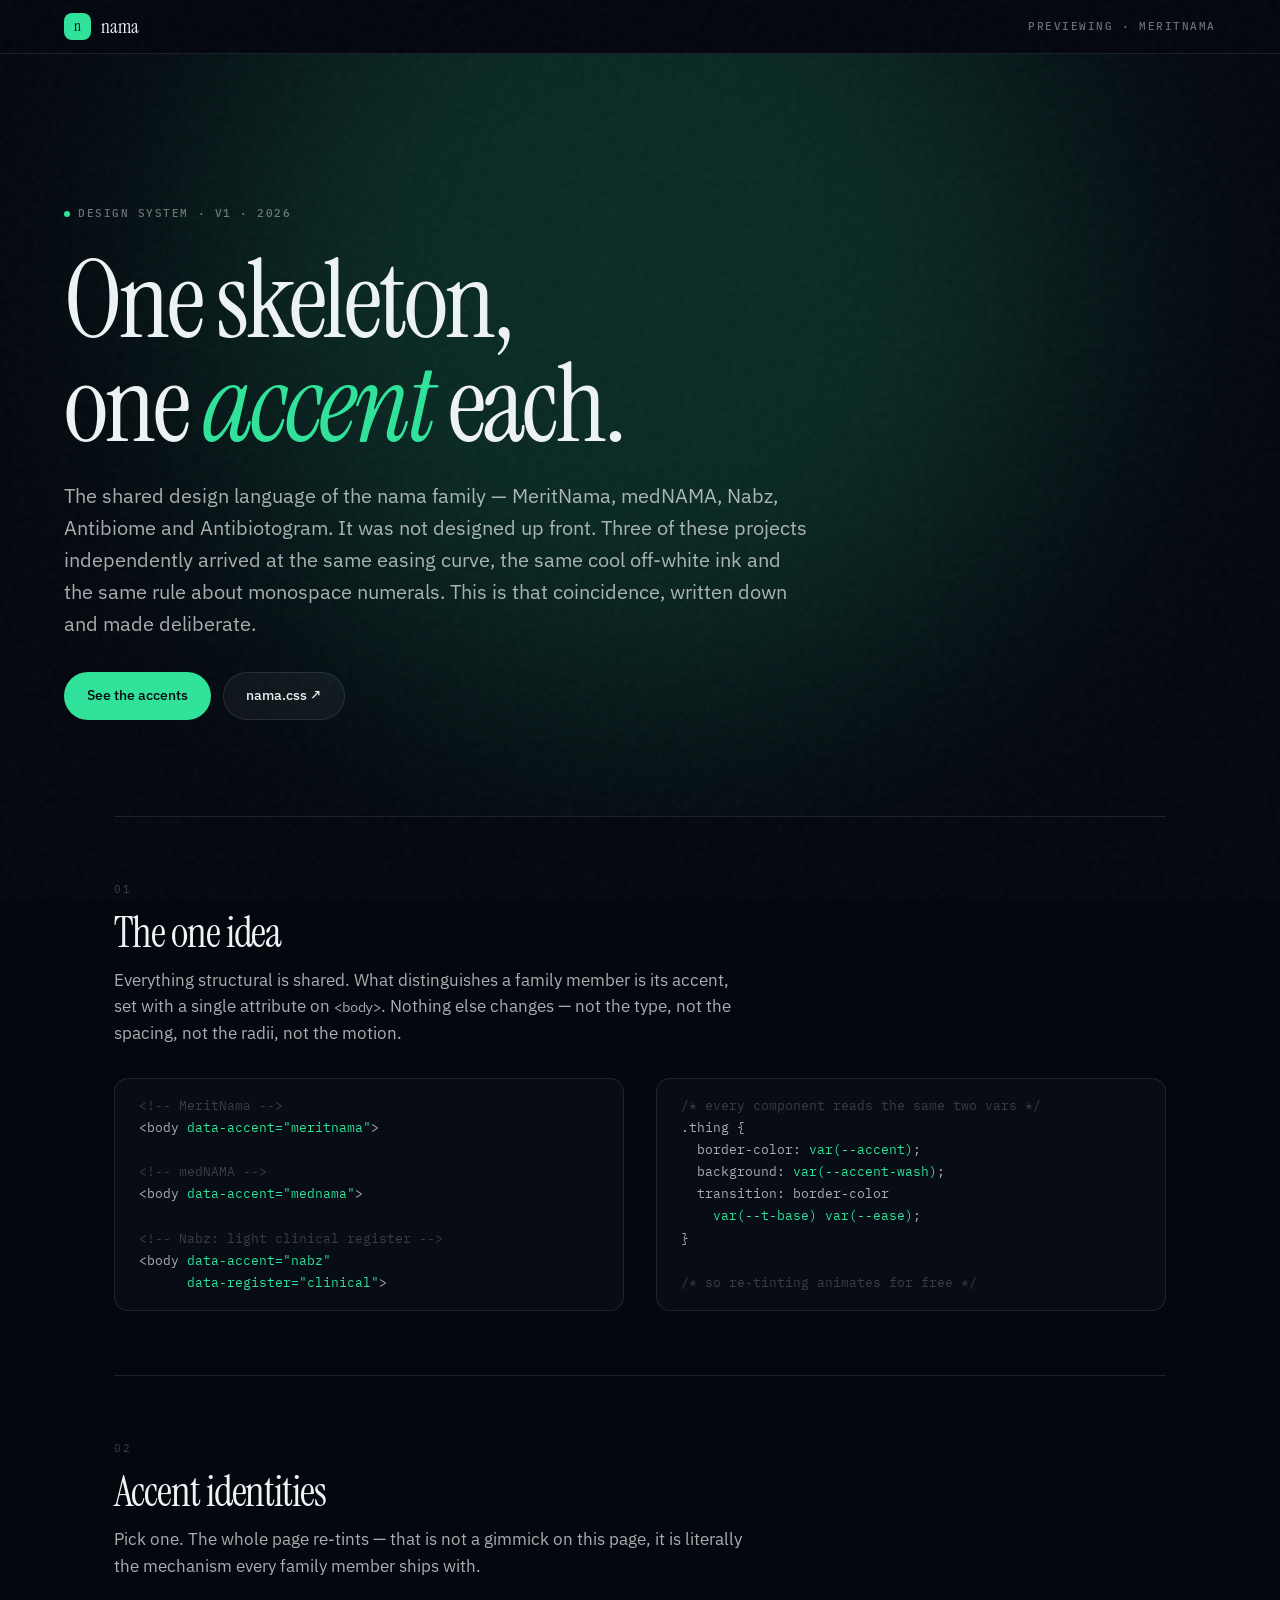
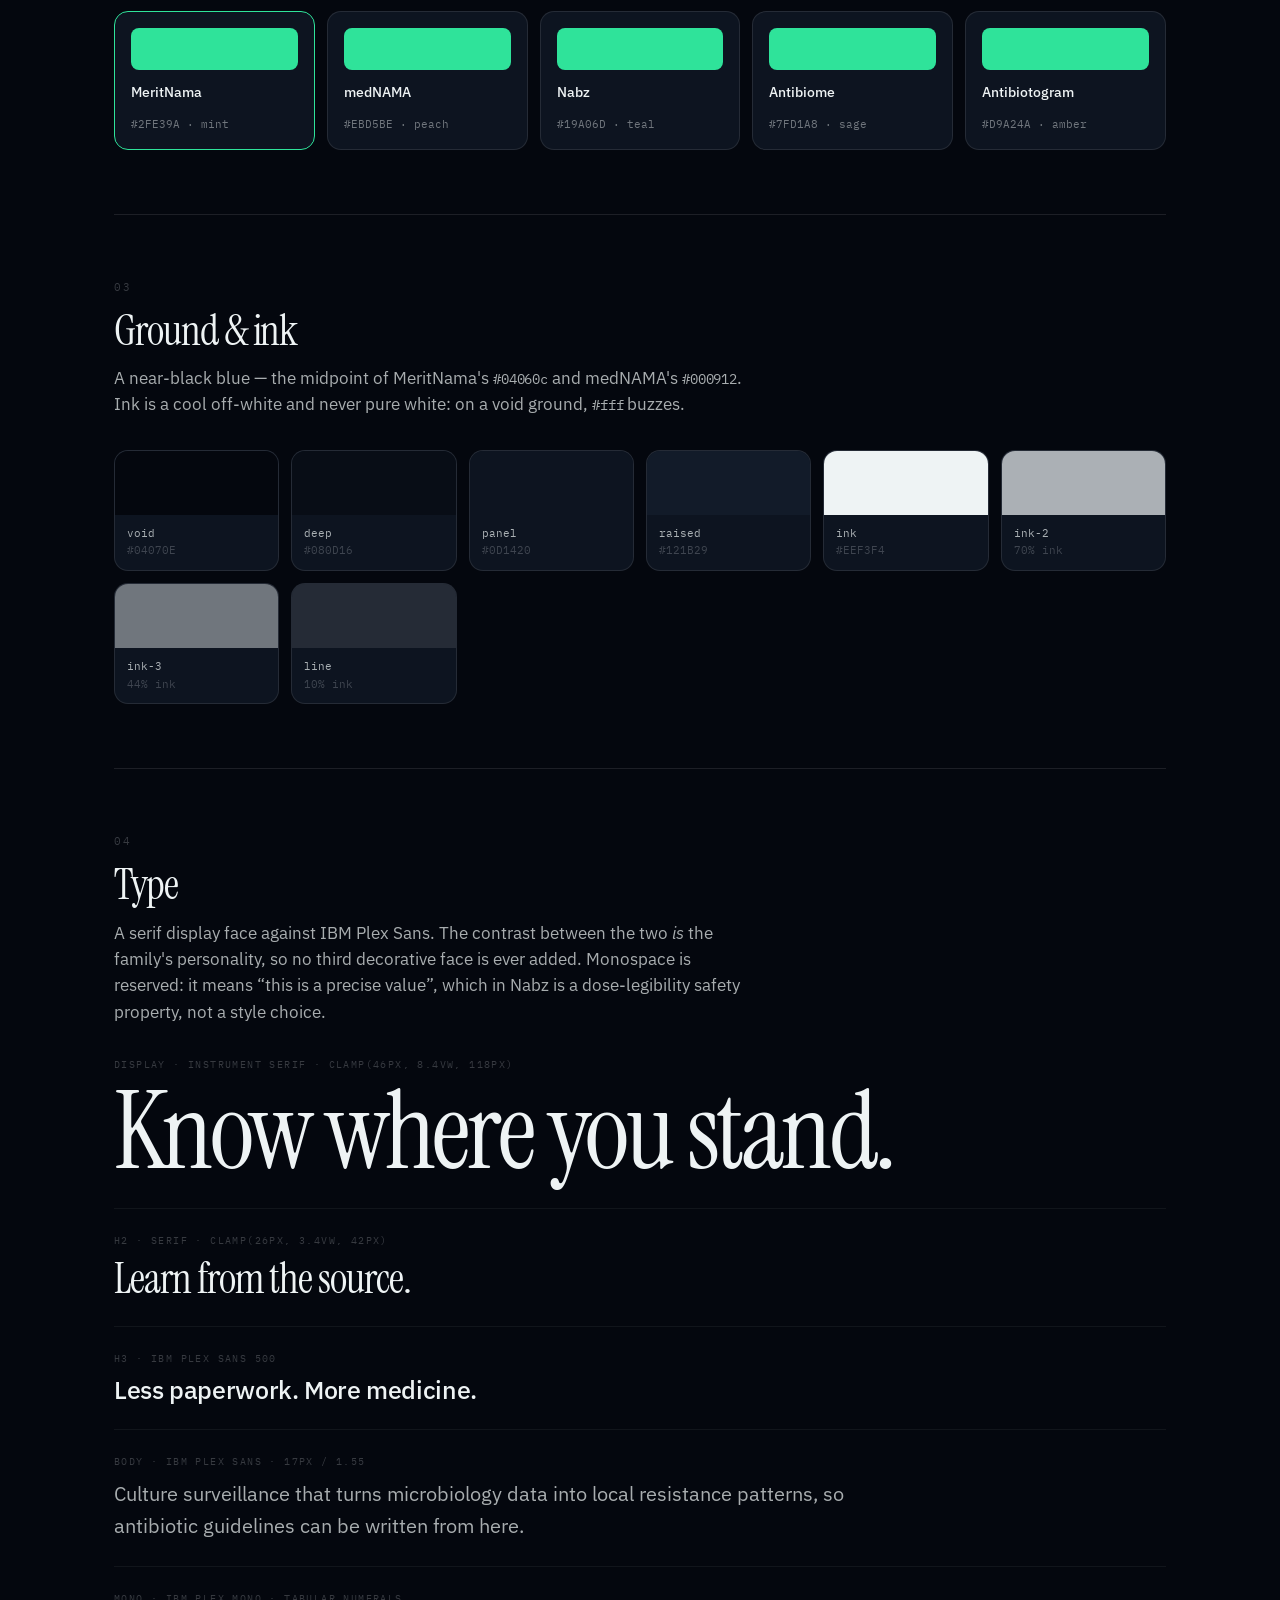
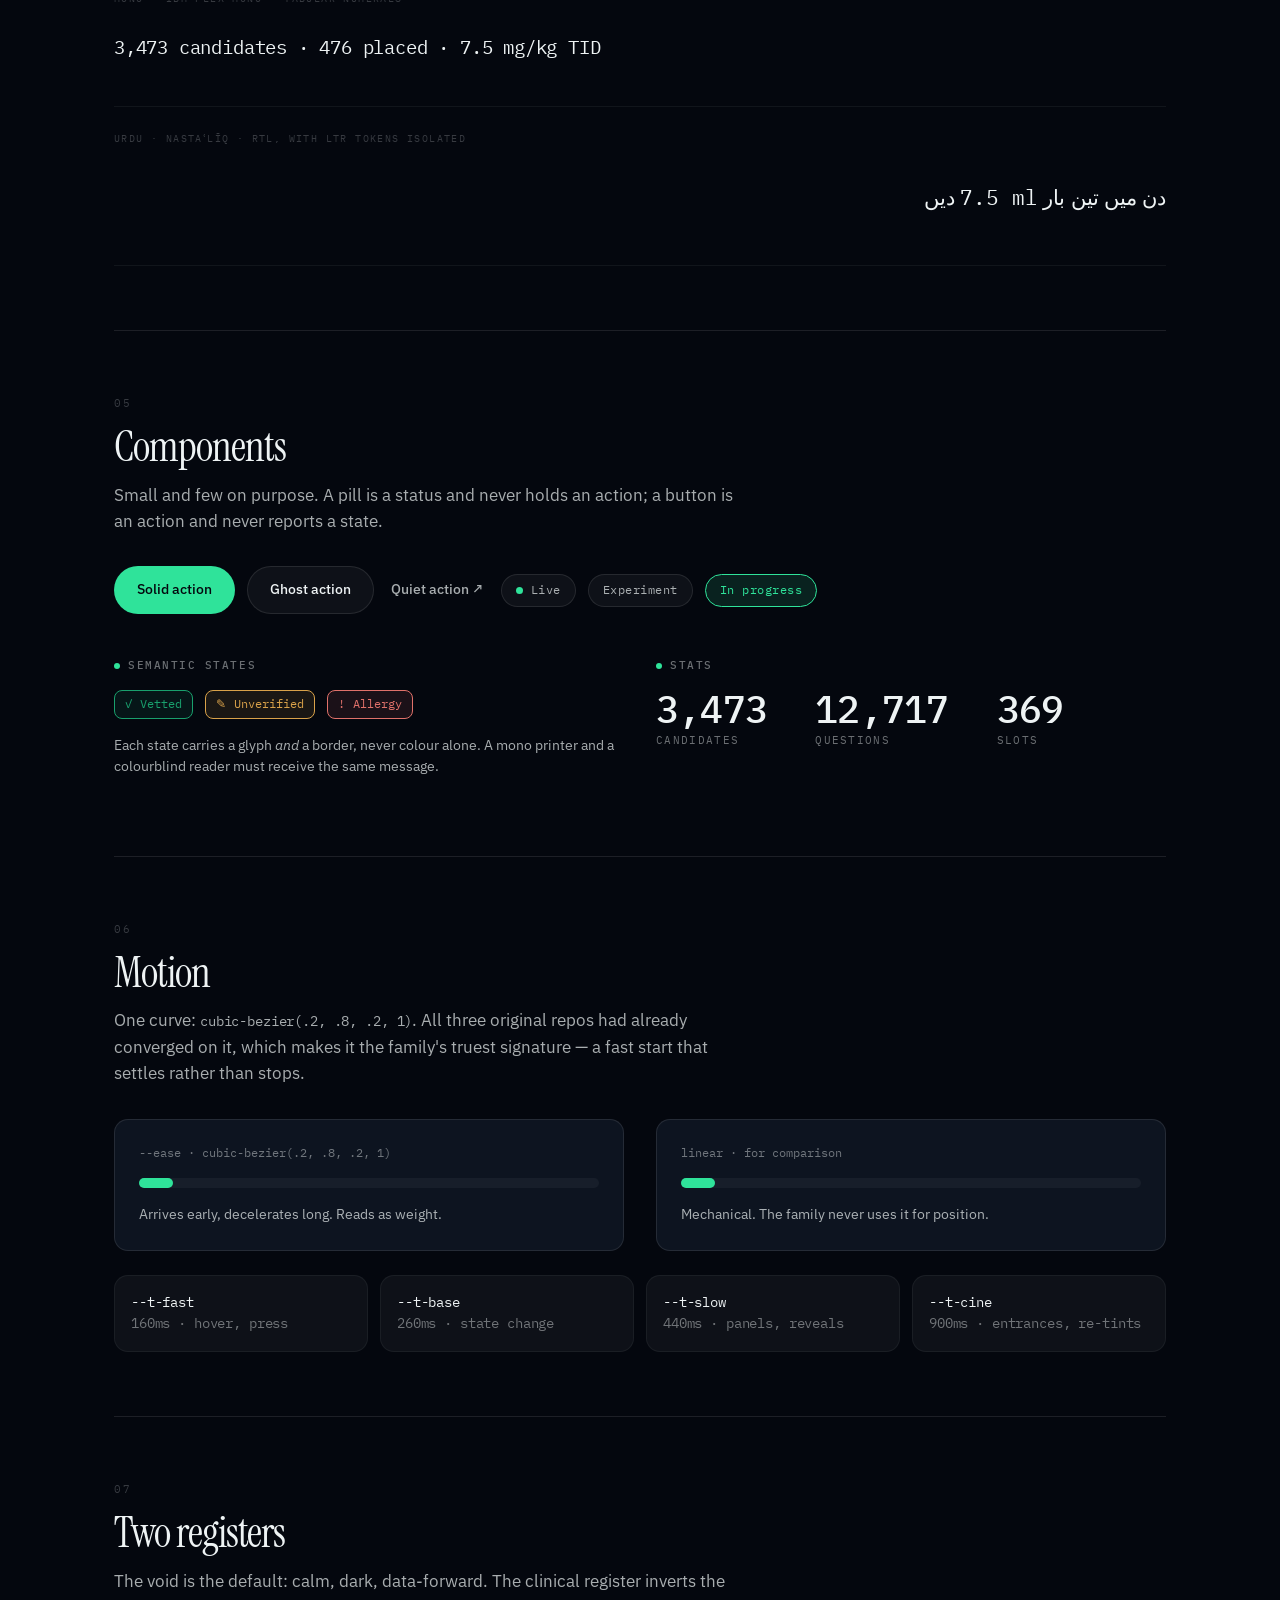
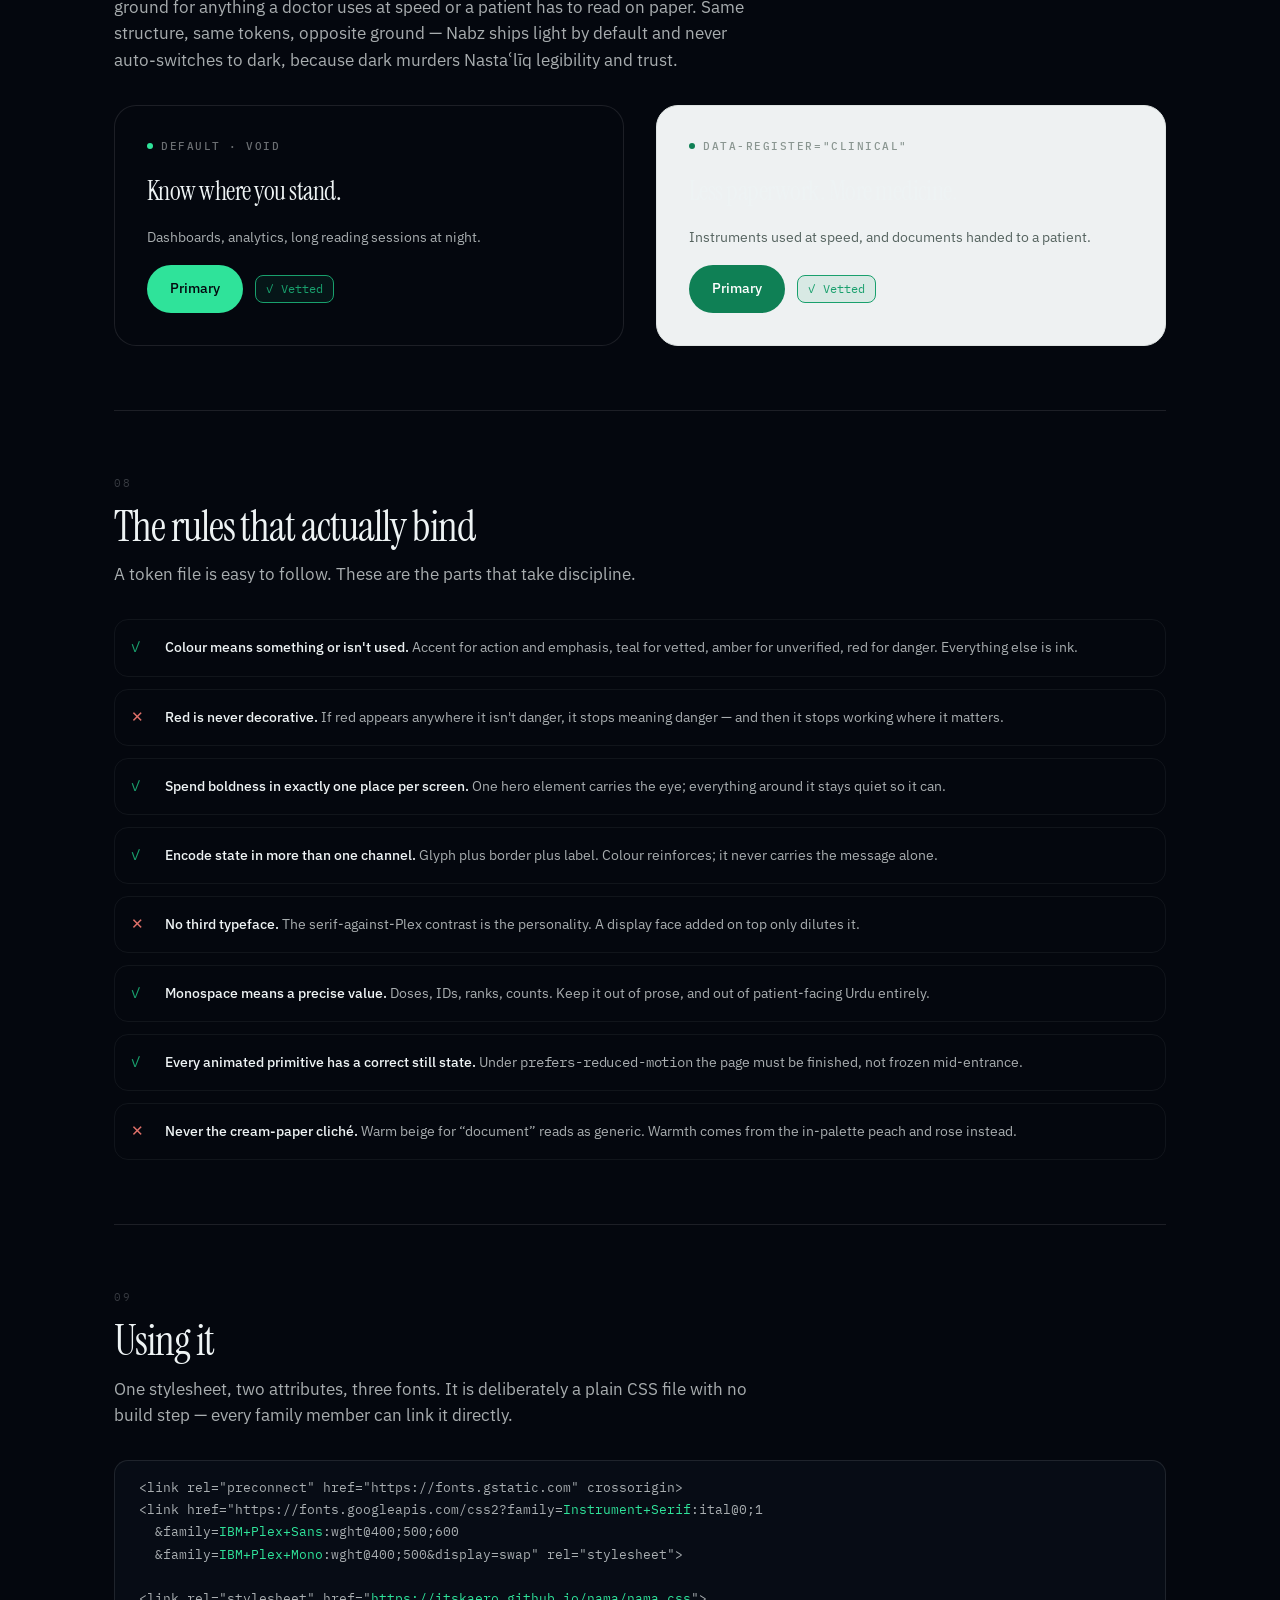
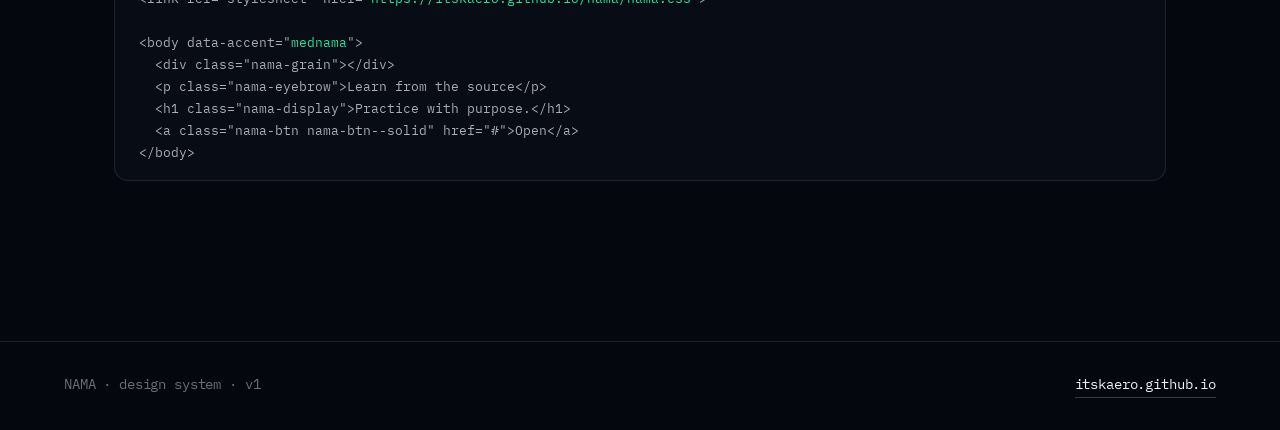
<file: nama/index.html>
<!doctype html>
<html lang="en">
<head>
<meta charset="utf-8">
<meta name="viewport" content="width=device-width,initial-scale=1">
<title>NAMA — the design system of the nama family</title>
<meta name="description" content="One skeleton, one accent per member. The shared design system behind MeritNama, medNAMA, Nabz and the rest of the nama family.">
<meta name="theme-color" content="#04070e">
<link rel="preconnect" href="https://fonts.googleapis.com">
<link rel="preconnect" href="https://fonts.gstatic.com" crossorigin>
<link href="https://fonts.googleapis.com/css2?family=Instrument+Serif:ital@0;1&family=IBM+Plex+Sans:wght@400;500;600&family=IBM+Plex+Mono:wght@400;500&display=swap" rel="stylesheet">
<link rel="stylesheet" href="nama.css">
<style>
  /* Page scaffolding for the spec itself. Everything that could be a
     system primitive already is one — this file only lays things out. */
  body { transition: background var(--t-cine) var(--ease); }

  .ds-nav {
    position: sticky; top: 0; z-index: 50;
    display: flex; align-items: center; justify-content: space-between; gap: var(--s-4);
    padding: 12px var(--gutter);
    background: rgba(4, 7, 14, 0.78);
    border-bottom: 1px solid var(--nama-line);
  }
  @supports (backdrop-filter: blur(1px)) {
    .ds-nav { background: rgba(4, 7, 14, 0.5); backdrop-filter: blur(16px) saturate(140%); }
  }
  .ds-nav a.home { display: inline-flex; align-items: center; gap: 10px; font-family: var(--nama-serif); font-size: 19px; }
  .ds-nav a.home b {
    display: grid; place-items: center; width: 27px; height: 27px; border-radius: 8px;
    background: var(--accent); color: var(--accent-ink); font-size: 15px; font-weight: 400;
    transition: background var(--t-slow) var(--ease), color var(--t-slow) var(--ease);
  }

  .ds-hero { position: relative; overflow: hidden; padding: var(--s-10) var(--gutter) var(--s-9); }
  .ds-hero__glow {
    position: absolute; left: 50%; top: -30%;
    width: 70vw; aspect-ratio: 1; transform: translateX(-50%);
    border-radius: 50%; background: var(--accent); filter: blur(130px); opacity: 0.16;
    transition: background var(--t-cine) var(--ease);
  }
  .ds-hero__in { position: relative; max-width: var(--page); margin: 0 auto; }
  .ds-hero h1 { margin: var(--s-4) 0 var(--s-5); max-width: 18ch; }
  .ds-hero h1 em { font-style: italic; color: var(--accent); transition: color var(--t-cine) var(--ease); }

  .ds { max-width: var(--page); margin: 0 auto; padding: 0 var(--gutter) var(--s-9); }
  .ds-sec { padding-block: var(--s-8); border-top: 1px solid var(--nama-line); }
  .ds-sec > header { display: grid; gap: var(--s-3); margin-bottom: var(--s-6); }
  .ds-sec > header p { color: var(--nama-ink-2); max-width: 64ch; margin: 0; }
  .ds-num { font-family: var(--nama-mono); font-size: var(--t-micro); letter-spacing: 0.16em; color: var(--nama-ink-4); }

  .ds-row { display: flex; flex-wrap: wrap; gap: var(--s-3); align-items: center; }
  .ds-grid { display: grid; gap: var(--s-3); grid-template-columns: repeat(auto-fit, minmax(150px, 1fr)); }
  .ds-two { display: grid; gap: var(--s-6); grid-template-columns: 1fr 1fr; }
  @media (max-width: 820px) { .ds-two { grid-template-columns: 1fr; } }

  /* swatch */
  .sw { border: 1px solid var(--nama-line); border-radius: var(--r-2); overflow: hidden; background: var(--nama-panel); }
  .sw b { display: block; height: 64px; }
  .sw span { display: block; padding: 10px 12px; font-family: var(--nama-mono); font-size: 11px; line-height: 1.6; color: var(--nama-ink-2); }
  .sw span i { display: block; font-style: normal; color: var(--nama-ink-4); }

  /* member picker — clicking one re-tints this page, which IS the demo */
  .pick { display: grid; gap: var(--s-3); grid-template-columns: repeat(auto-fit, minmax(132px, 1fr)); }
  .pick button {
    display: grid; gap: var(--s-3); padding: var(--s-4); cursor: pointer; text-align: left;
    border: 1px solid var(--nama-line); border-radius: var(--r-2); background: var(--nama-panel);
    transition: border-color var(--t-base) var(--ease), transform var(--t-base) var(--ease);
  }
  .pick button:hover { transform: translateY(-3px); }
  .pick button[aria-pressed="true"] { border-color: var(--accent); }
  .pick button b { display: block; height: 42px; border-radius: var(--r-1); background: var(--accent); }
  .pick button em { font-style: normal; font-size: 14px; font-weight: 500; }
  .pick button i { font-style: normal; font-family: var(--nama-mono); font-size: 11px; color: var(--nama-ink-3); }

  /* type specimen */
  .spec { display: grid; gap: var(--s-5); }
  .spec > div { display: grid; gap: var(--s-2); padding-bottom: var(--s-5); border-bottom: 1px solid var(--nama-line-soft); }
  .spec small { font-family: var(--nama-mono); font-size: 10px; letter-spacing: 0.14em; text-transform: uppercase; color: var(--nama-ink-4); }

  /* code */
  pre {
    margin: 0; padding: var(--s-4) var(--s-5); overflow-x: auto;
    border: 1px solid var(--nama-line); border-radius: var(--r-2); background: #070c15;
    font-family: var(--nama-mono); font-size: 13px; line-height: 1.7; color: var(--nama-ink-2);
  }
  pre b { color: var(--accent); font-weight: 400; }
  pre i { color: var(--nama-ink-4); font-style: normal; }

  /* rules */
  .rules { display: grid; gap: var(--s-3); }
  .rule { display: grid; grid-template-columns: 22px 1fr; gap: var(--s-3); align-items: start; padding: var(--s-4); border: 1px solid var(--nama-line-soft); border-radius: var(--r-2); }
  .rule span { font-family: var(--nama-mono); font-size: 15px; line-height: 1.4; }
  .rule.do span { color: var(--nama-teal); }
  .rule.dont span { color: var(--nama-alert); }
  .rule p { margin: 0; font-size: var(--t-small); line-height: 1.65; color: var(--nama-ink-2); }
  .rule p b { color: var(--nama-ink); font-weight: 500; }

  /* register demo */
  .reg { border-radius: var(--r-3); border: 1px solid var(--nama-line); background: var(--nama-void); padding: var(--s-6); display: grid; gap: var(--s-4); }
  .reg h4 { margin: 0; font-family: var(--nama-serif); font-weight: 400; font-size: 26px; letter-spacing: -0.02em; }
  .reg p { margin: 0; color: var(--nama-ink-2); font-size: var(--t-small); }

  /* motion demo */
  .ease-card { display: grid; gap: var(--s-4); padding: var(--s-5); border: 1px solid var(--nama-line); border-radius: var(--r-2); background: var(--nama-panel); }
  .ease-track { position: relative; height: 10px; border-radius: 999px; background: var(--nama-glass); }
  .ease-track i { position: absolute; inset: 0 auto 0 0; width: 34px; border-radius: 999px; background: var(--accent); }
  .ease-card.is-run .ease-track i { animation: slide 1.4s var(--ease) infinite alternate; }
  .ease-card.is-run.linear .ease-track i { animation-timing-function: linear; }
  @keyframes slide { to { transform: translateX(calc(100% * (var(--n, 8) - 1))); } }
  .ease-card code { font-family: var(--nama-mono); font-size: 12px; color: var(--nama-ink-3); }
</style>
</head>
<body data-accent="meritnama">

<div class="nama-grain" aria-hidden="true"></div>

<header class="ds-nav">
  <a class="home" href="../"><b aria-hidden="true">n</b> <span>nama</span></a>
  <span class="nama-eyebrow is-bare" id="live-label">Previewing · MeritNama</span>
</header>

<section class="ds-hero">
  <div class="ds-hero__glow" aria-hidden="true"></div>
  <div class="ds-hero__in">
    <p class="nama-eyebrow">Design system · v1 · 2026</p>
    <h1 class="nama-display">One skeleton,<br>one <em>accent</em> each.</h1>
    <p class="nama-lede">The shared design language of the nama family — MeritNama, medNAMA,
      Nabz, Antibiome and Antibiotogram. It was not designed up front.
      Three of these projects independently arrived at the same easing curve, the same cool
      off-white ink and the same rule about monospace numerals. This is that coincidence,
      written down and made deliberate.</p>
    <div class="ds-row" style="margin-top:var(--s-6)">
      <a class="nama-btn nama-btn--solid" href="#accents">See the accents</a>
      <a class="nama-btn nama-btn--ghost" href="nama.css">nama.css ↗</a>
    </div>
  </div>
</section>

<div class="ds">

  <!-- 01 the idea -->
  <section class="ds-sec">
    <header>
      <span class="ds-num">01</span>
      <h2 class="nama-h2">The one idea</h2>
      <p>Everything structural is shared. What distinguishes a family member is its accent,
        set with a single attribute on <code class="nama-mono">&lt;body&gt;</code>. Nothing
        else changes — not the type, not the spacing, not the radii, not the motion.</p>
    </header>

    <div class="ds-two">
      <pre><i>&lt;!-- MeritNama --&gt;</i>
&lt;body <b>data-accent="meritnama"</b>&gt;

<i>&lt;!-- medNAMA --&gt;</i>
&lt;body <b>data-accent="mednama"</b>&gt;

<i>&lt;!-- Nabz: light clinical register --&gt;</i>
&lt;body <b>data-accent="nabz"</b>
      <b>data-register="clinical"</b>&gt;</pre>
      <pre><i>/* every component reads the same two vars */</i>
.thing {
  border-color: <b>var(--accent)</b>;
  background: <b>var(--accent-wash)</b>;
  transition: border-color
    <b>var(--t-base) var(--ease)</b>;
}

<i>/* so re-tinting animates for free */</i></pre>
    </div>
  </section>

  <!-- 02 accents -->
  <section class="ds-sec" id="accents">
    <header>
      <span class="ds-num">02</span>
      <h2 class="nama-h2">Accent identities</h2>
      <p>Pick one. The whole page re-tints — that is not a gimmick on this page, it is
        literally the mechanism every family member ships with.</p>
    </header>

    <div class="pick" id="pick">
      <button type="button" data-a="meritnama"    aria-pressed="true"><b></b><em>MeritNama</em><i>#2FE39A · mint</i></button>
      <button type="button" data-a="mednama"      aria-pressed="false"><b></b><em>medNAMA</em><i>#EBD5BE · peach</i></button>
      <button type="button" data-a="nabz"         aria-pressed="false"><b></b><em>Nabz</em><i>#19A06D · teal</i></button>
      <button type="button" data-a="antibiome"    aria-pressed="false"><b></b><em>Antibiome</em><i>#7FD1A8 · sage</i></button>
      <button type="button" data-a="antibiotogram" aria-pressed="false"><b></b><em>Antibiotogram</em><i>#D9A24A · amber</i></button>
    </div>
  </section>

  <!-- 03 ground and ink -->
  <section class="ds-sec">
    <header>
      <span class="ds-num">03</span>
      <h2 class="nama-h2">Ground &amp; ink</h2>
      <p>A near-black blue — the midpoint of MeritNama's <code class="nama-mono">#04060c</code>
        and medNAMA's <code class="nama-mono">#000912</code>. Ink is a cool off-white and never
        pure white: on a void ground, <code class="nama-mono">#fff</code> buzzes.</p>
    </header>

    <div class="ds-grid">
      <div class="sw"><b style="background:#04070e"></b><span>void<i>#04070E</i></span></div>
      <div class="sw"><b style="background:#080d16"></b><span>deep<i>#080D16</i></span></div>
      <div class="sw"><b style="background:#0d1420"></b><span>panel<i>#0D1420</i></span></div>
      <div class="sw"><b style="background:#121b29"></b><span>raised<i>#121B29</i></span></div>
      <div class="sw"><b style="background:#eef3f4"></b><span>ink<i>#EEF3F4</i></span></div>
      <div class="sw"><b style="background:rgba(238,243,244,.70)"></b><span>ink-2<i>70% ink</i></span></div>
      <div class="sw"><b style="background:rgba(238,243,244,.44)"></b><span>ink-3<i>44% ink</i></span></div>
      <div class="sw"><b style="background:rgba(238,243,244,.10)"></b><span>line<i>10% ink</i></span></div>
    </div>
  </section>

  <!-- 04 type -->
  <section class="ds-sec">
    <header>
      <span class="ds-num">04</span>
      <h2 class="nama-h2">Type</h2>
      <p>A serif display face against IBM Plex Sans. The contrast between the two
        <em>is</em> the family's personality, so no third decorative face is ever added.
        Monospace is reserved: it means “this is a precise value”, which in Nabz is a
        dose-legibility safety property, not a style choice.</p>
    </header>

    <div class="spec">
      <div><small>Display · Instrument Serif · clamp(46px, 8.4vw, 118px)</small>
        <p class="nama-display" style="max-width:16ch">Know where you stand.</p></div>
      <div><small>H2 · serif · clamp(26px, 3.4vw, 42px)</small>
        <p class="nama-h2">Learn from the source.</p></div>
      <div><small>H3 · IBM Plex Sans 500</small>
        <p class="nama-h3">Less paperwork. More medicine.</p></div>
      <div><small>Body · IBM Plex Sans · 17px / 1.55</small>
        <p class="nama-lede">Culture surveillance that turns microbiology data into local
          resistance patterns, so antibiotic guidelines can be written from here.</p></div>
      <div><small>Mono · IBM Plex Mono · tabular numerals</small>
        <p class="nama-mono" style="font-size:19px">3,473 candidates · 476 placed · 7.5 mg/kg TID</p></div>
      <div><small>Urdu · Nastaʿlīq · RTL, with LTR tokens isolated</small>
        <p class="nama-urdu" style="font-size:21px">دن میں تین بار <span class="nama-ltr">7.5 ml</span> دیں</p></div>
    </div>
  </section>

  <!-- 05 components -->
  <section class="ds-sec">
    <header>
      <span class="ds-num">05</span>
      <h2 class="nama-h2">Components</h2>
      <p>Small and few on purpose. A pill is a status and never holds an action; a button
        is an action and never reports a state.</p>
    </header>

    <div class="ds-row" style="margin-bottom:var(--s-6)">
      <button class="nama-btn nama-btn--solid">Solid action</button>
      <button class="nama-btn nama-btn--ghost">Ghost action</button>
      <button class="nama-btn nama-btn--quiet">Quiet action ↗</button>
      <span class="nama-pill"><i class="nama-live"></i>Live</span>
      <span class="nama-pill">Experiment</span>
      <span class="nama-pill nama-pill--accent">In progress</span>
    </div>

    <div class="ds-two">
      <div>
        <p class="nama-eyebrow" style="margin-bottom:var(--s-4)">Semantic states</p>
        <div class="ds-row">
          <span class="nama-state nama-state--ok">Vetted</span>
          <span class="nama-state nama-state--warn">Unverified</span>
          <span class="nama-state nama-state--danger">Allergy</span>
        </div>
        <p style="color:var(--nama-ink-2);font-size:var(--t-small);margin-top:var(--s-4)">
          Each state carries a glyph <em>and</em> a border, never colour alone. A mono
          printer and a colourblind reader must receive the same message.</p>
      </div>
      <div>
        <p class="nama-eyebrow" style="margin-bottom:var(--s-4)">Stats</p>
        <div class="ds-row" style="gap:var(--s-7)">
          <div class="nama-stat"><span class="nama-stat__num">3,473</span><span class="nama-stat__lab">Candidates</span></div>
          <div class="nama-stat"><span class="nama-stat__num">12,717</span><span class="nama-stat__lab">Questions</span></div>
          <div class="nama-stat"><span class="nama-stat__num">369</span><span class="nama-stat__lab">Slots</span></div>
        </div>
      </div>
    </div>
  </section>

  <!-- 06 motion -->
  <section class="ds-sec">
    <header>
      <span class="ds-num">06</span>
      <h2 class="nama-h2">Motion</h2>
      <p>One curve: <code class="nama-mono">cubic-bezier(.2, .8, .2, 1)</code>. All three
        original repos had already converged on it, which makes it the family's truest
        signature — a fast start that settles rather than stops.</p>
    </header>

    <div class="ds-two">
      <div class="ease-card is-run">
        <code>--ease · cubic-bezier(.2, .8, .2, 1)</code>
        <div class="ease-track"><i></i></div>
        <p style="margin:0;color:var(--nama-ink-2);font-size:var(--t-small)">Arrives early, decelerates long. Reads as weight.</p>
      </div>
      <div class="ease-card is-run linear">
        <code>linear · for comparison</code>
        <div class="ease-track"><i></i></div>
        <p style="margin:0;color:var(--nama-ink-2);font-size:var(--t-small)">Mechanical. The family never uses it for position.</p>
      </div>
    </div>

    <div class="ds-grid" style="margin-top:var(--s-5)">
      <div class="nama-panel" style="padding:var(--s-4)"><p class="nama-mono" style="margin:0">--t-fast<br><span style="color:var(--nama-ink-3)">160ms · hover, press</span></p></div>
      <div class="nama-panel" style="padding:var(--s-4)"><p class="nama-mono" style="margin:0">--t-base<br><span style="color:var(--nama-ink-3)">260ms · state change</span></p></div>
      <div class="nama-panel" style="padding:var(--s-4)"><p class="nama-mono" style="margin:0">--t-slow<br><span style="color:var(--nama-ink-3)">440ms · panels, reveals</span></p></div>
      <div class="nama-panel" style="padding:var(--s-4)"><p class="nama-mono" style="margin:0">--t-cine<br><span style="color:var(--nama-ink-3)">900ms · entrances, re-tints</span></p></div>
    </div>
  </section>

  <!-- 07 registers -->
  <section class="ds-sec">
    <header>
      <span class="ds-num">07</span>
      <h2 class="nama-h2">Two registers</h2>
      <p>The void is the default: calm, dark, data-forward. The clinical register inverts
        the ground for anything a doctor uses at speed or a patient has to read on paper.
        Same structure, same tokens, opposite ground — Nabz ships light by default and
        never auto-switches to dark, because dark murders Nastaʿlīq legibility and trust.</p>
    </header>

    <div class="ds-two">
      <div class="reg">
        <span class="nama-eyebrow">Default · void</span>
        <h4>Know where you stand.</h4>
        <p>Dashboards, analytics, long reading sessions at night.</p>
        <div class="ds-row">
          <button class="nama-btn nama-btn--solid">Primary</button>
          <span class="nama-state nama-state--ok">Vetted</span>
        </div>
      </div>
      <div class="reg" data-register="clinical" data-accent="nabz">
        <span class="nama-eyebrow">data-register="clinical"</span>
        <h4>Less paperwork. More medicine.</h4>
        <p>Instruments used at speed, and documents handed to a patient.</p>
        <div class="ds-row">
          <button class="nama-btn nama-btn--solid">Primary</button>
          <span class="nama-state nama-state--ok">Vetted</span>
        </div>
      </div>
    </div>
  </section>

  <!-- 08 rules -->
  <section class="ds-sec">
    <header>
      <span class="ds-num">08</span>
      <h2 class="nama-h2">The rules that actually bind</h2>
      <p>A token file is easy to follow. These are the parts that take discipline.</p>
    </header>

    <div class="rules">
      <div class="rule do"><span>✓</span><p><b>Colour means something or isn't used.</b> Accent for action and emphasis, teal for vetted, amber for unverified, red for danger. Everything else is ink.</p></div>
      <div class="rule dont"><span>✕</span><p><b>Red is never decorative.</b> If red appears anywhere it isn't danger, it stops meaning danger — and then it stops working where it matters.</p></div>
      <div class="rule do"><span>✓</span><p><b>Spend boldness in exactly one place per screen.</b> One hero element carries the eye; everything around it stays quiet so it can.</p></div>
      <div class="rule do"><span>✓</span><p><b>Encode state in more than one channel.</b> Glyph plus border plus label. Colour reinforces; it never carries the message alone.</p></div>
      <div class="rule dont"><span>✕</span><p><b>No third typeface.</b> The serif-against-Plex contrast is the personality. A display face added on top only dilutes it.</p></div>
      <div class="rule do"><span>✓</span><p><b>Monospace means a precise value.</b> Doses, IDs, ranks, counts. Keep it out of prose, and out of patient-facing Urdu entirely.</p></div>
      <div class="rule do"><span>✓</span><p><b>Every animated primitive has a correct still state.</b> Under <code class="nama-mono">prefers-reduced-motion</code> the page must be finished, not frozen mid-entrance.</p></div>
      <div class="rule dont"><span>✕</span><p><b>Never the cream-paper cliché.</b> Warm beige for “document” reads as generic. Warmth comes from the in-palette peach and rose instead.</p></div>
    </div>
  </section>

  <!-- 09 use it -->
  <section class="ds-sec">
    <header>
      <span class="ds-num">09</span>
      <h2 class="nama-h2">Using it</h2>
      <p>One stylesheet, two attributes, three fonts. It is deliberately a plain CSS file
        with no build step — every family member can link it directly.</p>
    </header>

    <pre>&lt;link rel="preconnect" href="https://fonts.gstatic.com" crossorigin&gt;
&lt;link href="https://fonts.googleapis.com/css2?family=<b>Instrument+Serif</b>:ital@0;1
  &amp;family=<b>IBM+Plex+Sans</b>:wght@400;500;600
  &amp;family=<b>IBM+Plex+Mono</b>:wght@400;500&amp;display=swap" rel="stylesheet"&gt;

&lt;link rel="stylesheet" href="<b>https://itskaero.github.io/nama/nama.css</b>"&gt;

&lt;body data-accent="<b>mednama</b>"&gt;
  &lt;div class="nama-grain"&gt;&lt;/div&gt;
  &lt;p class="nama-eyebrow"&gt;Learn from the source&lt;/p&gt;
  &lt;h1 class="nama-display"&gt;Practice with purpose.&lt;/h1&gt;
  &lt;a class="nama-btn nama-btn--solid" href="#"&gt;Open&lt;/a&gt;
&lt;/body&gt;</pre>
  </section>

</div>

<footer style="border-top:1px solid var(--nama-line);padding:var(--s-6) var(--gutter)">
  <div style="max-width:var(--page);margin:0 auto;display:flex;flex-wrap:wrap;gap:var(--s-4);justify-content:space-between" class="nama-mono">
    <span style="color:var(--nama-ink-3)">NAMA · design system · v1</span>
    <a class="nama-link" href="../">itskaero.github.io</a>
  </div>
</footer>

<script>
(function () {
  var pick = document.getElementById('pick');
  var label = document.getElementById('live-label');
  if (!pick) return;

  var names = {
    meritnama: 'MeritNama', mednama: 'medNAMA', nabz: 'Nabz',
    antibiome: 'Antibiome', antibiotogram: 'Antibiotogram'
  };

  pick.addEventListener('click', function (e) {
    var btn = e.target.closest('button[data-a]');
    if (!btn) return;
    var a = btn.getAttribute('data-a');
    document.body.setAttribute('data-accent', a);
    Array.prototype.forEach.call(pick.querySelectorAll('button'), function (b) {
      b.setAttribute('aria-pressed', String(b === btn));
    });
    if (label) label.textContent = 'Previewing · ' + (names[a] || a);
  });

  // The ease comparison needs to know how far to travel.
  Array.prototype.forEach.call(document.querySelectorAll('.ease-track'), function (t) {
    var i = t.firstElementChild;
    if (i) i.style.setProperty('--n', String(Math.max(2, Math.round(t.clientWidth / i.clientWidth))));
  });
}());
</script>
</body>
</html>
</file>
<file: style.css>
/* =====================================================================
   KAERO · The Systems Atlas
   ---------------------------------------------------------------------
   A field notebook kept by a clinician-engineer. Ivory paper, forest
   and charcoal plates, one signal colour used sparingly.

   1  Tokens            6  02 The work (plates, filters)
   2  Base              7  03 The method (cycle)
   3  Chrome            8  04 Field notes · 05 Next · 06 Invitation
   4  00 Entering       9  Motion (all behind prefers-reduced-motion)
   5  01 Manifesto     10  Small screens
   ===================================================================== */

/* ── 1 · tokens ─────────────────────────────────────────────────────── */

:root {
  --paper: #F1ECDF;
  --paper-2: #E7E0CF;
  --paper-3: #DAD1BC;
  --card: #F8F4EA;
  --ink: #1C1F1C;
  --ink-2: #474C45;
  --ink-3: #6F7369;
  --forest: #10241B;
  --forest-2: #183528;
  --forest-3: #2C5A43;
  --moss: #6E8B6A;
  --charcoal: #151816;
  --bone: #E9E6D8;
  --lime: #C8F05A;
  --stain: #B4502F;

  --display: 'Archivo', 'Arial Narrow', 'Helvetica Neue', Arial, sans-serif;
  --sans: 'Archivo', 'Helvetica Neue', Arial, sans-serif;
  --serif: 'Instrument Serif', 'Iowan Old Style', Georgia, serif;
  --mono: 'JetBrains Mono', ui-monospace, 'SFMono-Regular', Menlo, Consolas, monospace;
  --urdu: 'Noto Nastaliq Urdu', 'Jameel Noori Nastaleeq', 'Urdu Typesetting', serif;

  --gutter: clamp(16px, 4.6vw, 64px);
  --rail: 0px;
  --bar: 56px;
  --page: 1320px;

  --ease: cubic-bezier(.2, .8, .2, 1);
  --ease-in-out: cubic-bezier(.65, 0, .35, 1);

  /* surface variables; each chapter re-binds them */
  --bg: var(--paper);
  --fg: var(--ink);
  --fg-2: var(--ink-2);
  --fg-3: var(--ink-3);
  --line: rgba(28, 31, 28, .16);
  --line-2: rgba(28, 31, 28, .08);
  --mark: var(--forest);         /* status glyphs, solid buttons */
  --mark-ink: var(--paper);
  --accent-line: var(--forest-3);
}

.ch--paper {
  --bg: var(--paper);
  --fg: var(--ink); --fg-2: var(--ink-2); --fg-3: var(--ink-3);
  --line: rgba(28, 31, 28, .16); --line-2: rgba(28, 31, 28, .08);
  --mark: var(--forest); --mark-ink: var(--paper); --accent-line: var(--forest-3);
}
.ch--forest, .plate--dark, .foot {
  --bg: var(--forest);
  --fg: var(--bone); --fg-2: rgba(233, 230, 216, .76); --fg-3: rgba(233, 230, 216, .5);
  --line: rgba(233, 230, 216, .16); --line-2: rgba(233, 230, 216, .07);
  --mark: var(--lime); --mark-ink: var(--forest); --accent-line: var(--lime);
}
.ch--charcoal {
  --bg: var(--charcoal);
  --fg: var(--bone); --fg-2: rgba(233, 230, 216, .74); --fg-3: rgba(233, 230, 216, .48);
  --line: rgba(233, 230, 216, .15); --line-2: rgba(233, 230, 216, .06);
  --mark: var(--lime); --mark-ink: var(--charcoal); --accent-line: var(--lime);
}

/* ── 2 · base ───────────────────────────────────────────────────────── */

*, *::before, *::after { box-sizing: border-box; }
html { -webkit-text-size-adjust: 100%; scroll-behavior: smooth; scroll-padding-top: calc(var(--bar) + 8px); }
@media (prefers-reduced-motion: reduce) { html { scroll-behavior: auto; } }
body {
  margin: 0;
  background: var(--paper);
  color: var(--ink);
  font-family: var(--sans);
  font-size: 17px;
  line-height: 1.6;
  font-stretch: 100%;
  text-rendering: optimizeLegibility;
  -webkit-font-smoothing: antialiased;
  overflow-x: hidden;
}
img, svg { display: block; max-width: 100%; }
img { height: auto; }
a { color: inherit; }
h1, h2, h3, p, dl, dd, figure, ol, ul { margin: 0; }
ol[role="list"], ul[role="list"] { list-style: none; padding: 0; }
button { font: inherit; color: inherit; }
::selection { background: var(--lime); color: var(--forest); }

:focus-visible { outline: 2px solid var(--accent-line); outline-offset: 3px; }

.sr-only {
  position: absolute; width: 1px; height: 1px; padding: 0; margin: -1px;
  overflow: hidden; clip: rect(0 0 0 0); white-space: nowrap; border: 0;
}
.skip {
  position: fixed; left: 12px; top: -60px; z-index: 100;
  background: var(--forest); color: var(--paper); padding: 10px 14px;
  font: 500 13px/1 var(--mono); letter-spacing: .08em; text-transform: uppercase; text-decoration: none;
}
.skip:focus { top: 12px; }
.anchor { position: absolute; top: calc(-1 * var(--bar)); }

.wrap { max-width: var(--page); margin: 0 auto; padding-inline: var(--gutter); position: relative; }

/* paper grain: an inline turbulence tile, only on paper surfaces */
.ch--paper, .plate__art, .card {
  background-image: url("data:image/svg+xml,%3Csvg xmlns='http://www.w3.org/2000/svg' width='160' height='160'%3E%3Cfilter id='n'%3E%3CfeTurbulence type='fractalNoise' baseFrequency='.9' numOctaves='2' stitchTiles='stitch'/%3E%3CfeColorMatrix values='0 0 0 0 .1 0 0 0 0 .12 0 0 0 0 .1 0 0 0 .07 0'/%3E%3C/filter%3E%3Crect width='160' height='160' filter='url(%23n)'/%3E%3C/svg%3E");
}

.ch { position: relative; background-color: var(--bg); color: var(--fg); padding-block: clamp(88px, 12vw, 168px); }

/* type primitives */
.display {
  font-family: var(--display);
  font-stretch: 70%;
  font-weight: 760;
  text-transform: uppercase;
  font-size: clamp(38px, 6.2vw, 92px);
  line-height: .92;
  letter-spacing: -.005em;
  text-wrap: balance;
}
.display em, .hero__title em, .invite__title em {
  font-family: var(--serif);
  font-style: italic;
  font-weight: 400;
  text-transform: none;
  font-stretch: 100%;
  letter-spacing: -.01em;
}
.display em { color: var(--fg-2); }
.prose { color: var(--fg-2); max-width: 60ch; font-size: clamp(17px, 1.25vw, 19px); }
.prose p + p { margin-top: 1em; }
.kicker, .ch-no, .ch-side, .cap, .plate__no, .status, .legend, .filter, .card__no, .tools span,
.also__lbl, .sp__ex span, .hero__meta dt, .shot figcaption {
  font-family: var(--mono);
  font-size: 11.5px;
  font-weight: 500;
  letter-spacing: .14em;
  text-transform: uppercase;
  line-height: 1.5;
}
.cap { color: var(--fg-3); letter-spacing: .08em; text-transform: none; font-weight: 400; font-size: 12px; }

.ch-head {
  display: flex; justify-content: space-between; align-items: center; gap: 16px;
  padding-bottom: 14px; margin-bottom: clamp(40px, 6vw, 80px);
  border-bottom: 1px solid var(--line);
}
.ch-no { display: inline-flex; align-items: center; gap: 10px; color: var(--fg); }
.ch-no svg { width: 18px; height: 18px; color: var(--accent-line); }
.ch-side { color: var(--fg-3); }

/* buttons + links */
.btn {
  display: inline-flex; align-items: center; gap: 10px;
  min-height: 48px; padding: 0 22px;
  font: 600 13px/1 var(--mono); letter-spacing: .12em; text-transform: uppercase; text-decoration: none;
  border: 1px solid var(--mark); border-radius: 2px;
  transition: background-color .25s var(--ease), color .25s var(--ease), transform .25s var(--ease);
}
.btn--solid { background: var(--mark); color: var(--mark-ink); }
.btn--solid:hover { background: var(--fg); border-color: var(--fg); color: var(--bg); }
.btn--line { color: var(--fg); border-color: var(--fg); }
.btn--line:hover { background: var(--fg); color: var(--bg); }
.btn:active { transform: translateY(1px); }

.lnk {
  display: inline-flex; gap: 8px; align-items: baseline;
  font: 600 13px/1.4 var(--mono); letter-spacing: .1em; text-transform: uppercase; text-decoration: none;
  padding-block: 10px 6px;
  border-bottom: 1.5px solid var(--accent-line);
  transition: color .2s var(--ease), border-color .2s var(--ease);
}
.lnk:hover { color: var(--fg-2); }
.lnk--quiet { border-bottom-color: var(--line); font-weight: 500; }
.lnk--quiet:hover { border-bottom-color: var(--fg); }

/* status glyphs: shape carries the meaning, colour only reinforces it */
.st { display: inline-block; width: 9px; height: 9px; flex: none; vertical-align: .05em; }
.st--live { border-radius: 50%; background: var(--mark); }
.st--release { background: var(--mark); transform: rotate(45deg) scale(.85); }
.st--invite { border-radius: 50%; border: 1.5px solid var(--mark); background: linear-gradient(90deg, var(--mark) 50%, transparent 50%); }
.st--quiet { border-radius: 50%; border: 1.5px solid var(--fg-3); }

/* ── 3 · chrome: bar, rail, progress ────────────────────────────────── */

.bar {
  position: fixed; inset: 0 0 auto 0; z-index: 50;
  height: var(--bar);
  display: grid; grid-template-columns: auto 1fr auto auto; align-items: center; gap: 20px;
  padding-inline: var(--gutter);
  color: var(--fg);
  background: var(--bg);
  border-bottom: 1px solid var(--line);
  transition: background-color .4s var(--ease), color .4s var(--ease), border-color .4s var(--ease);
}
.bar[data-surface="paper"] { --bg: var(--paper); --fg: var(--ink); --fg-3: var(--ink-3); --line: rgba(28,31,28,.14); --bar-progress: var(--forest-3); }
.bar[data-surface="forest"] { --bg: var(--forest); --fg: var(--bone); --fg-3: rgba(233,230,216,.55); --line: rgba(233,230,216,.14); --bar-progress: var(--lime); }
.bar[data-surface="charcoal"] { --bg: var(--charcoal); --fg: var(--bone); --fg-3: rgba(233,230,216,.55); --line: rgba(233,230,216,.14); --bar-progress: var(--lime); }
.brand { display: inline-flex; align-items: baseline; gap: 14px; text-decoration: none; }
.brand__word { font: 800 21px/1 var(--display); font-stretch: 75%; letter-spacing: .06em; }
.brand__sub { font: 500 10.5px/1 var(--mono); letter-spacing: .14em; text-transform: uppercase; color: var(--fg-3); }
.bar__now { font: 500 11px/1 var(--mono); letter-spacing: .14em; text-transform: uppercase; color: var(--fg-3); justify-self: center; }
.bar__now #now-num { color: var(--fg); }
.bar__gh { font: 600 12px/1 var(--mono); letter-spacing: .12em; text-transform: uppercase; text-decoration: none; padding: 10px 0; }
.bar__gh:hover { text-decoration: underline; text-underline-offset: 4px; }
.bar__menu { display: none; }
.bar__progress { position: absolute; left: 0; right: 0; bottom: -1px; height: 2px; }
.bar__progress i { display: block; height: 100%; width: 100%; transform-origin: 0 50%; transform: scaleX(0); background: var(--bar-progress, var(--forest-3)); }

.rail {
  position: fixed; z-index: 40;
  left: max(10px, calc(var(--gutter) * .3)); top: 50%;
  transform: translateY(-50%);
}
.rail ol { list-style: none; margin: 0; padding: 0; display: grid; gap: 4px; }
.rail a {
  display: flex; align-items: center; gap: 10px;
  padding: 7px 8px; text-decoration: none;
  font: 500 11px/1 var(--mono); letter-spacing: .14em; text-transform: uppercase;
  color: var(--rail-fg, var(--ink-3));
}
.rail b { font-weight: 500; position: relative; padding-left: 14px; }
.rail b::before {
  content: ""; position: absolute; left: 0; top: 50%; width: 8px; height: 1px;
  background: currentColor; transition: width .3s var(--ease);
}
.rail span {
  opacity: 0; transform: translateX(-6px);
  transition: opacity .25s var(--ease), transform .25s var(--ease);
  white-space: nowrap;
  background: var(--rail-bg, var(--paper)); padding: 4px 6px; margin: -4px 0;
}
.rail a:hover span, .rail a:focus-visible span, .rail a[aria-current="true"] span { opacity: 1; transform: none; }
.rail a[aria-current="true"] { color: var(--rail-on, var(--ink)); }
.rail a[aria-current="true"] b::before { width: 0; }
.rail a[aria-current="true"] b { padding-left: 0; }
.rail[data-surface="forest"] { --rail-fg: rgba(233,230,216,.5); --rail-on: var(--lime); --rail-bg: var(--forest); }
.rail[data-surface="charcoal"] { --rail-fg: rgba(233,230,216,.5); --rail-on: var(--lime); --rail-bg: var(--charcoal); }

@media (min-width: 1180px) {
  :root { --rail: 72px; }
  .ch, .foot { padding-left: var(--rail); }
}
@media (max-width: 1179px) {
  .rail { display: none; }
}

/* ── 4 · 00 entering ────────────────────────────────────────────────── */

.hero {
  min-height: 100vh; min-height: 100svh;
  padding: calc(var(--bar) + clamp(40px, 9vh, 110px)) 0 clamp(36px, 6vh, 64px) var(--rail);
  display: grid; grid-template-rows: 1fr auto;
  overflow: hidden;
  isolation: isolate;
}
.hero__art { position: absolute; inset: 0; z-index: -1; pointer-events: none; }
.hero__art .atlas { position: absolute; inset: 0; width: 100%; height: 100%; }
/* the sheet fades toward the text column: the terrain emerges to the right */
.hero__art::after {
  content: ""; position: absolute; inset: 0; pointer-events: none;
  background: linear-gradient(90deg, var(--paper) 0%, color-mix(in srgb, var(--paper) 88%, transparent) 30%, color-mix(in srgb, var(--paper) 0%, transparent) 54%);
}
.hero__in { position: relative; padding-inline: var(--gutter); max-width: calc(var(--page) + var(--rail)); width: 100%; margin: 0 auto; }
.hero__kicker { display: inline-flex; align-items: center; gap: 10px; color: var(--ink-2); }
.dot { width: 8px; height: 8px; border-radius: 50%; background: var(--forest-3); display: inline-block; }
.dot--live { background: var(--lime); box-shadow: 0 0 0 1.5px var(--forest); }

.hero__title {
  margin-top: clamp(20px, 3vh, 34px);
  font-family: var(--display);
  font-stretch: 64%;
  font-weight: 800;
  text-transform: uppercase;
  font-size: clamp(54px, 9.6vw, 158px);
  line-height: .86;
  letter-spacing: -.008em;
  color: var(--ink);
}
.hero__title .ln { display: block; overflow: hidden; padding-bottom: .05em; margin-bottom: -.05em; }
.hero__title .ln > span { display: inline-block; }
.hero__title em {
  font-size: 1.04em;
  position: relative; z-index: 0;
  padding-inline: .04em .08em;
}
.hero__title em::after {
  content: ""; position: absolute; z-index: -1;
  left: 0; right: 0; bottom: .1em; height: .26em;
  background: var(--lime);
  transform-origin: 0 50%;
}
.hero__title { position: relative; }
.hero__title::before {
  content: "\201C"; position: absolute; left: -.4em; top: .02em;
  font-family: var(--serif); font-style: italic; font-weight: 400; color: var(--forest-3);
}
.hero__lede { margin-top: clamp(22px, 3.4vh, 36px); max-width: 36ch; font-size: clamp(18px, 1.5vw, 21px); line-height: 1.5; color: var(--ink-2); }
.hero__cta { margin-top: clamp(24px, 4vh, 40px); display: flex; flex-wrap: wrap; gap: 12px; }

.hero__meta {
  position: relative;
  max-width: calc(var(--page) + var(--rail)); width: 100%; margin: clamp(36px, 6vh, 64px) auto 0;
  padding-inline: var(--gutter);
  display: flex; flex-wrap: wrap; gap: 8px 40px;
}
.hero__meta div { display: grid; gap: 2px; align-content: start; }
.hero__meta dt { color: var(--ink-3); }
.hero__meta dd { margin: 0; font: 500 13px/1.4 var(--mono); color: var(--ink); background: color-mix(in srgb, var(--paper) 70%, transparent); }

/* atlas drawing styles (inline SVG, so page tokens apply) */
.atlas path, .atlas circle { fill: none; stroke: var(--forest); stroke-width: 1.1; stroke-linecap: round; stroke-linejoin: round; }
.atlas .a-grid { stroke: var(--ink-3); stroke-width: .4; opacity: .28; }
.atlas .a-grid-major { stroke: var(--ink-3); stroke-width: .7; opacity: .4; }
.atlas .a-ruler path { stroke: var(--ink-3); }
.atlas .a-contour path { stroke: var(--forest-3); opacity: .32; }
.atlas .a-city path { stroke-width: 1; stroke: var(--forest-2); }
.atlas .a-tree path { stroke: var(--forest); }
.atlas .a-tree .t0 { stroke-width: 3.4; }
.atlas .a-tree .t1 { stroke-width: 2.6; }
.atlas .a-tree .t2 { stroke-width: 2; }
.atlas .a-tree .t3 { stroke-width: 1.6; }
.atlas .a-tree .t4 { stroke-width: 1.25; }
.atlas .a-tree .t5 { stroke-width: 1; }
.atlas .a-tree .t6 { stroke-width: .8; }
.atlas .a-edge { stroke: var(--forest-3); stroke-width: .8; stroke-dasharray: 2 4; opacity: .7; }
.atlas .a-node { fill: var(--forest); stroke: none; }
.atlas .a-sig { fill: var(--lime); stroke: var(--forest); stroke-width: 1.3; }
.atlas .a-strata path { fill: var(--paper); }
.atlas .a-strata .s1 { stroke: var(--forest-2); }
.atlas .a-strata .s2 { stroke: var(--forest-3); }
.atlas .a-lens-bg { fill: var(--paper-2); stroke: none; }
.atlas .a-hatch { stroke: var(--ink-3); stroke-width: .5; opacity: .3; }
.atlas .a-cell { stroke: var(--forest-3); fill: rgba(44, 90, 67, .07); }
.atlas .a-nuc { fill: var(--forest-3); stroke: none; }
.atlas .a-nuc-sig { fill: var(--stain); }
.atlas .a-lens-ring { stroke: var(--forest); stroke-width: 1.5; }
.atlas .a-thin { stroke-width: .6; }
.atlas .a-tick { stroke: var(--forest); stroke-width: .8; }
.atlas .a-leader { stroke: var(--ink-2); stroke-width: .8; }
.atlas .a-dot { fill: var(--ink); stroke: none; }
.atlas text { font: 500 11px var(--mono); letter-spacing: .14em; fill: var(--ink); stroke: var(--paper); stroke-width: 4px; paint-order: stroke; stroke-linejoin: round; }
.atlas .a-faint { fill: var(--ink-3); }

/* ── 5 · 01 manifesto ───────────────────────────────────────────────── */

.manifesto__grid { display: grid; grid-template-columns: minmax(0, 1.05fr) minmax(0, 1fr); gap: clamp(32px, 6vw, 96px); align-items: start; }
.manifesto__title { font-size: clamp(40px, 6vw, 96px); }
.manifesto__title em { color: var(--lime); }
.manifesto__copy { padding-top: .6em; }
.manifesto__pull { font-size: clamp(20px, 1.8vw, 26px); line-height: 1.35; color: var(--fg); }
.manifesto__pull em { font-family: var(--serif); font-size: 1.12em; }

.process-fig { margin-top: clamp(64px, 9vw, 120px); padding-top: 28px; border-top: 1px solid var(--line); }
.process { width: 100%; height: auto; overflow: visible; }
.process path, .process circle { fill: none; stroke: var(--bone); stroke-width: 1.3; stroke-linecap: round; stroke-linejoin: round; }
.process .pr-faint { opacity: .38; }
.process .pr-axis { stroke: rgba(233, 230, 216, .3); stroke-width: 1; }
.process .pr-tick { stroke: rgba(233, 230, 216, .5); }
.process .pr-dot { fill: var(--bone); stroke: none; }
.process .pr-sig { fill: var(--lime); }
.process .pr-ok { stroke: var(--lime); stroke-width: 1.8; }
.process .pr-warn { fill: var(--stain); }
.process .pr-probe { stroke-dasharray: 3 5; opacity: .7; }
.process text { stroke: none; text-anchor: middle; }
.process .pr-num { font: 500 12px var(--mono); letter-spacing: .14em; fill: var(--lime); }
.process .pr-name { font: 700 15px var(--display); font-stretch: 75%; text-transform: uppercase; letter-spacing: .06em; fill: var(--bone); }
.process-fig .cap { margin-top: 18px; }

/* ── 6 · 02 the work ────────────────────────────────────────────────── */

.work__intro { display: grid; grid-template-columns: minmax(0, 1.2fr) minmax(0, 1fr); gap: clamp(24px, 5vw, 80px); align-items: end; }
.work__intro .display { font-size: clamp(40px, 6.2vw, 96px); }

.legend {
  margin-top: clamp(40px, 5vw, 64px);
  display: flex; flex-wrap: wrap; gap: 10px 28px;
  color: var(--fg-3); letter-spacing: .1em;
}
.legend span { display: inline-flex; align-items: center; gap: 9px; }

.filters {
  position: sticky; top: var(--bar); z-index: 10;
  margin: 18px calc(-1 * var(--gutter)) 0; padding: 12px var(--gutter);
  display: flex; gap: 8px; overflow-x: auto; scrollbar-width: none;
  background: color-mix(in srgb, var(--paper) 94%, transparent);
  border-block: 1px solid var(--line);
}
.filters::-webkit-scrollbar { display: none; }
.filter {
  flex: none;
  display: inline-flex; align-items: center; gap: 8px;
  min-height: 40px; padding: 0 14px;
  border: 1px solid var(--line); border-radius: 2px; background: transparent; cursor: pointer;
  letter-spacing: .1em;
  transition: background-color .2s var(--ease), color .2s var(--ease), border-color .2s var(--ease);
}
.filter span { color: var(--fg-3); font-weight: 400; }
.filter:hover { border-color: var(--fg); }
.filter[aria-pressed="true"] { background: var(--forest); border-color: var(--forest); color: var(--paper); }
.filter[aria-pressed="true"] span { color: var(--lime); }

.plates { margin-top: clamp(24px, 4vw, 48px); }
.plate {
  position: relative;
  display: grid;
  grid-template-columns: repeat(12, minmax(0, 1fr));
  grid-template-areas:
    "head head head head head . vis vis vis vis vis vis"
    "facts facts facts facts facts . vis vis vis vis vis vis"
    "links links links links links . vis vis vis vis vis vis";
  grid-template-rows: auto 1fr auto;
  column-gap: clamp(16px, 2vw, 28px);
  padding-block: clamp(64px, 9vw, 128px);
  border-top: 1px solid var(--line);
  color: var(--fg);
}
.plate--flip {
  grid-template-areas:
    "vis vis vis vis vis vis . head head head head head"
    "vis vis vis vis vis vis . facts facts facts facts facts"
    "vis vis vis vis vis vis . links links links links links";
}
.plate--dark {
  background-color: var(--forest);
  box-shadow: 0 0 0 100vmax var(--forest);
  clip-path: inset(0 -100vmax);
  border-top-color: transparent;
}
.plate--dark + .plate { border-top-color: transparent; }
.plate[hidden] { display: none; }
.plate { scroll-margin-top: 66px; }   /* clears the sticky filter row */

.plate__head { grid-area: head; container-type: inline-size; }
.plate__no { color: var(--fg-3); display: flex; gap: 14px; }
.plate__no b { color: var(--fg); font-weight: 500; }
.plate__name {
  margin-top: 14px;
  font-family: var(--display); font-stretch: 62%; font-weight: 800; text-transform: uppercase;
  font-size: clamp(56px, 8.4vw, 132px); line-height: .84; letter-spacing: -.01em;
}
/* long names shrink to their column: --chars is set per plate */
@supports (font-size: 1cqi) {
  .plate__name { font-size: min(clamp(56px, 8.4vw, 132px), calc(100cqi / (var(--chars, 8) * .5))); }
}
.plate__tag { margin-top: 12px; font-family: var(--serif); font-style: italic; font-size: clamp(24px, 2.3vw, 32px); line-height: 1.15; color: var(--fg-2); }
.status { margin-top: 20px; color: var(--fg-2); letter-spacing: .08em; }
.status .st { margin-right: 9px; }
.status .st + .st { margin-left: -6px; }

.plate__facts { grid-area: facts; margin-top: clamp(28px, 4vw, 44px); display: grid; gap: 0; align-self: start; }
.plate__facts > div { display: grid; grid-template-columns: 9.5em 1fr; gap: 14px; padding: 14px 0; border-top: 1px solid var(--line); }
.plate__facts dt { font: 500 11px/1.9 var(--mono); letter-spacing: .14em; text-transform: uppercase; color: var(--fg-3); }
.plate__facts dd { margin: 0; color: var(--fg-2); font-size: 16px; line-height: 1.55; }
.plate__facts .q dd { font-family: var(--serif); font-style: italic; font-size: 21px; line-height: 1.3; color: var(--fg); }
.plate__facts .q dt { color: var(--accent-line); }
.plate__links { grid-area: links; display: flex; flex-wrap: wrap; gap: 8px 28px; margin-top: 20px; }

.plate__visual { grid-area: vis; position: relative; align-self: start; padding-bottom: 12%; }
.plate__art {
  background-color: var(--paper-2);
  border: 1px solid rgba(28, 31, 28, .18);
  position: relative;
}
.plate__art::before {
  /* registration marks in the corners of every plate */
  content: ""; position: absolute; inset: 10px; pointer-events: none;
  background:
    linear-gradient(var(--ink-3), var(--ink-3)) 0 0 / 12px 1px no-repeat,
    linear-gradient(var(--ink-3), var(--ink-3)) 0 0 / 1px 12px no-repeat,
    linear-gradient(var(--ink-3), var(--ink-3)) 100% 100% / 12px 1px no-repeat,
    linear-gradient(var(--ink-3), var(--ink-3)) 100% 100% / 1px 12px no-repeat;
  opacity: .7;
}
.plate__art img { width: 100%; }

.shot {
  position: absolute; right: -3%; bottom: 0; width: 56%;
  background: var(--card);
  border: 1px solid var(--ink);
  box-shadow: 0 24px 40px -24px rgba(16, 36, 27, .45);
}
.shot img { width: 100%; }
.shot figcaption {
  padding: 8px 10px; font-size: 10px; letter-spacing: .1em; color: var(--ink-3);
  border-top: 1px solid rgba(28, 31, 28, .18); background: var(--card);
}
.shot--wide { width: 72%; }
.plate--flip .shot { right: auto; left: -3%; }
.plate--dark .shot { border-color: var(--bone); box-shadow: 0 30px 50px -24px rgba(0, 0, 0, .7); }

.bilingual {
  position: absolute; left: 0; top: 0; transform: translate(-6%, -42%);
  max-width: 64%;
  background: var(--card); color: var(--ink);
  border: 1px solid var(--ink);
  padding: 12px 16px 6px;
  font: 500 12px/1.5 var(--mono); letter-spacing: .02em;
}
.plate--flip .bilingual { left: auto; right: 0; transform: translate(6%, -42%); }
.bilingual span { display: block; font-family: var(--urdu); font-size: 19px; line-height: 2.3; text-align: right; color: var(--forest); }

.work__empty { padding: 64px 0; color: var(--fg-3); font-family: var(--mono); }

/* ── 7 · 03 the method ──────────────────────────────────────────────── */

.method__title { max-width: 14ch; }
.method__title em { color: var(--lime); }
.method__grid { margin-top: clamp(40px, 6vw, 80px); display: grid; grid-template-columns: minmax(0, 1fr) minmax(0, 1fr); gap: clamp(32px, 6vw, 96px); align-items: center; }

.cycle__svg { width: 100%; max-width: 520px; margin-inline: auto; overflow: visible; }
.cy-ring { fill: none; stroke: rgba(233, 230, 216, .22); stroke-width: 1.2; }
.cy-ring--thin { stroke-dasharray: 2 6; stroke-width: 1; }
.cy-arc { fill: none; stroke: var(--lime); stroke-width: 2.4; stroke-linecap: round; stroke-dasharray: .02 6; transition: stroke-dasharray .8s var(--ease); }
.cy-spokes path { stroke: rgba(233, 230, 216, .08); stroke-width: 1; fill: none; }
.cy-node { cursor: pointer; }
.cy-node circle { fill: var(--charcoal); stroke: rgba(233, 230, 216, .4); stroke-width: 1.2; transition: fill .3s var(--ease), stroke .3s var(--ease); }
.cy-node text { font: 500 12px var(--mono); letter-spacing: .1em; fill: var(--bone); text-anchor: middle; transition: fill .3s var(--ease); }
.cy-node.is-done circle { stroke: var(--lime); }
.cy-node.is-on circle { fill: var(--lime); stroke: var(--lime); }
.cy-node.is-on text { fill: var(--charcoal); }
.cy-centre { font: italic 400 44px var(--serif); fill: var(--bone); text-anchor: middle; }

.steps { display: grid; gap: 2px; counter-reset: s; }
.step {
  width: 100%; text-align: left; cursor: pointer;
  display: flex; align-items: baseline; gap: 16px;
  padding: 12px 0 12px 16px;
  background: none; border: 0; border-left: 2px solid var(--line);
  font: 700 clamp(22px, 2.2vw, 30px)/1.1 var(--display); font-stretch: 72%; text-transform: uppercase; letter-spacing: .02em;
  color: var(--fg-3);
  transition: color .25s var(--ease), border-color .25s var(--ease);
}
.step b { font: 500 12px var(--mono); letter-spacing: .14em; color: var(--fg-3); }
.step:hover { color: var(--fg); }
.step[aria-pressed="true"] { color: var(--fg); border-left-color: var(--lime); }
.step[aria-pressed="true"] b { color: var(--lime); }

.step-panel { margin-top: 28px; min-height: 13em; }
.sp { padding-top: 20px; border-top: 1px solid var(--line); }
.sp + .sp { margin-top: 20px; }
.sp h3 { font: italic 400 34px/1.1 var(--serif); }
.sp p { margin-top: 10px; color: var(--fg-2); max-width: 52ch; }
.sp__ex { padding: 12px 14px; border-left: 2px solid var(--lime); background: rgba(233, 230, 216, .04); font-size: 15.5px; }
.sp__ex span { display: block; color: var(--lime); margin-bottom: 4px; font-size: 10.5px; }
.js .sp { display: none; }
.js .sp.is-on { display: block; margin-top: 0; }

/* ── 8 · 04 field notes · 05 next · 06 invitation ───────────────────── */

.notes__grid { display: grid; grid-template-columns: minmax(0, 5fr) minmax(0, 7fr); gap: clamp(32px, 5vw, 80px); align-items: start; }
.notes__lead { position: sticky; top: calc(var(--bar) + 80px); }
.notes__lead .display { font-size: clamp(40px, 5vw, 80px); }
.mapfig { margin-top: 36px; }
.mapfig img { width: 100%; max-width: 440px; border: 1px solid var(--line); background: var(--paper-2); }
.mapfig .cap { margin-top: 12px; }

.cards { display: grid; grid-template-columns: repeat(2, minmax(0, 1fr)); gap: 18px; }
.card {
  background-color: var(--card);
  border: 1px solid rgba(28, 31, 28, .2);
  padding: 22px 22px 26px;
  position: relative;
  box-shadow: 0 1px 0 rgba(28, 31, 28, .06);
}
.card::before { content: ""; position: absolute; left: 0; right: 0; top: 48px; height: 1px; background: var(--stain); opacity: .45; }
.card:nth-child(even) { transform: translateY(36px); }
.card__no { color: var(--forest-3); margin-bottom: 26px; }
.card p:not(.card__no) { color: var(--ink-2); font-size: 16px; }
.card ul { margin: 0; padding-left: 1.1em; color: var(--ink-2); font-size: 16px; }
.card li + li { margin-top: 6px; }
.card li::marker { color: var(--forest-3); }
.tools { margin-top: clamp(72px, 8vw, 110px); padding-top: 16px; border-top: 1px solid var(--line); color: var(--fg-2); }
.tools span { color: var(--fg-3); margin-right: 14px; }

.next { overflow: hidden; }
.next__grid { display: grid; grid-template-columns: minmax(0, 5fr) minmax(0, 7fr); gap: clamp(32px, 5vw, 80px); align-items: center; }
.next__copy .kicker { display: inline-flex; gap: 10px; align-items: center; color: var(--fg-2); }
.next__copy .display { margin-top: 20px; font-size: clamp(36px, 4.6vw, 72px); }
.next__copy .display em { color: var(--lime); }
.next__copy .prose { margin-top: 28px; }
.next__copy .plate__links { margin-top: 28px; }
.next__visual { position: relative; padding-bottom: 18%; }
.shot--hero { position: relative; right: auto; bottom: auto; width: 100%; border-color: var(--bone); box-shadow: 0 40px 60px -30px rgba(0, 0, 0, .65); }
.shot--inset { right: auto; left: -8%; bottom: 0; width: 46%; border-color: var(--bone); }
.also { margin-top: clamp(64px, 8vw, 110px); padding-top: 18px; border-top: 1px solid var(--line); display: grid; grid-template-columns: 12em 1fr; gap: 16px; }
.also__lbl { color: var(--fg-3); }
.also ul { display: grid; grid-template-columns: repeat(3, minmax(0, 1fr)); gap: 16px 32px; }
.also a { font-family: var(--display); font-stretch: 72%; font-weight: 700; text-transform: uppercase; font-size: 22px; letter-spacing: .02em; text-decoration: none; border-bottom: 1px solid var(--lime); }
.also span { display: block; margin-top: 6px; color: var(--fg-2); font-size: 15px; }

.invite { padding-bottom: clamp(96px, 12vw, 160px); }
.invite::before {
  content: ""; position: absolute; left: 0; right: 0; top: 0; height: 60px;
  background: url("assets/illustrations/contour-divider.svg") center / cover no-repeat;
  opacity: .8;
}
.invite__title {
  font-family: var(--display); font-stretch: 64%; font-weight: 800; text-transform: uppercase;
  font-size: clamp(50px, 9vw, 150px); line-height: .86; letter-spacing: -.008em;
}
.invite__title .ln { display: block; overflow: hidden; padding-bottom: .06em; margin-bottom: -.06em; }
.invite__title .ln > span { display: inline-block; }
.invite__title em { color: var(--forest-3); font-size: 1.04em; }
.invite__row { margin-top: clamp(40px, 5vw, 64px); display: flex; flex-wrap: wrap; justify-content: space-between; align-items: end; gap: 28px; }

.foot { background: var(--forest); color: var(--bone); padding-block: 40px; font-size: 14px; }
.foot__in { display: grid; grid-template-columns: auto 1fr auto; gap: 16px 40px; align-items: baseline; }
.foot__in p { color: var(--fg-2); }
.foot__in b { color: var(--bone); font-family: var(--display); font-stretch: 75%; letter-spacing: .08em; }
.foot .lnk { font-size: 11.5px; padding-block: 2px; }
.foot__meta { font-family: var(--mono); font-size: 11px; letter-spacing: .06em; }

/* ── 9 · motion ─────────────────────────────────────────────────────────
   Everything below is progressive. Without JS, or with reduced motion,
   the page is finished: nothing waits to be revealed.                  */

@media (prefers-reduced-motion: no-preference) {

  /* hero: lines draw in, then the type rises */
  .js .atlas .draw { stroke-dasharray: 1 1; stroke-dashoffset: 1; animation: draw 2.2s var(--ease-in-out) forwards; animation-delay: var(--d, 0ms); }
  .js .atlas .a-tree .draw { animation-duration: 1.1s; animation-timing-function: var(--ease); }
  .js .atlas .a-node, .js .atlas .a-note, .js .atlas .a-edge, .js .atlas .a-lens { opacity: 0; animation: fade 1s var(--ease) forwards; animation-delay: var(--d, 2600ms); }
  .js .atlas .a-edge { animation-delay: 3000ms; }
  .js .atlas .a-lens { animation-delay: 2200ms; }
  .js .atlas .a-sig { transform-box: fill-box; transform-origin: center; animation: fade 1s var(--ease) forwards, pulse 3.6s var(--ease-in-out) 4s infinite; animation-delay: var(--d), 4s; }
  @keyframes draw { to { stroke-dashoffset: 0; } }
  @keyframes fade { to { opacity: 1; } }
  @keyframes pulse { 0%, 100% { transform: scale(1); } 50% { transform: scale(1.45); } }

  .js .hero__title .ln > span { transform: translateY(105%); animation: rise 1.1s var(--ease) forwards; }
  .js .hero__title .ln:nth-child(2) > span { animation-delay: .12s; }
  .js .hero__title .ln:nth-child(3) > span { animation-delay: .24s; }
  .js .hero__title em::after { transform: scaleX(0); animation: mark .9s var(--ease) 1.1s forwards; }
  .js .hero__kicker, .js .hero__lede, .js .hero__cta, .js .hero__meta { opacity: 0; animation: fadeup .9s var(--ease) forwards; }
  .js .hero__title::before { opacity: 0; animation: fade 1s var(--ease) .9s forwards; }
  .js .hero__kicker { animation-delay: .05s; }
  .js .hero__lede { animation-delay: .5s; }
  .js .hero__cta { animation-delay: .65s; }
  .js .hero__meta { animation-delay: .9s; }
  @keyframes rise { to { transform: none; } }
  @keyframes mark { to { transform: scaleX(1); } }
  @keyframes fadeup { from { opacity: 0; transform: translateY(14px); } to { opacity: 1; transform: none; } }
  .hero__art .a-strata, .hero__art .a-tree, .hero__art .a-net, .hero__art .a-city { will-change: transform; }

  /* scroll reveals */
  .js .reveal { opacity: 0; transform: translateY(22px); transition: opacity .9s var(--ease), transform .9s var(--ease); }
  .js .reveal.is-in { opacity: 1; transform: none; }
  .js .cards .card:nth-child(even).reveal { transform: translateY(58px); }
  .js .cards .card:nth-child(even).reveal.is-in { transform: translateY(36px); }

  /* plates: art settles, the screenshot is unmasked from below */
  .js .plate .plate__head, .js .plate .plate__facts, .js .plate .plate__links { opacity: 0; transform: translateY(18px); transition: opacity .9s var(--ease), transform .9s var(--ease); }
  .js .plate .plate__facts { transition-delay: .12s; }
  .js .plate .plate__links { transition-delay: .2s; }
  .js .plate .plate__art { opacity: 0; transform: scale(.985); transition: opacity 1s var(--ease), transform 1.2s var(--ease); }
  .js .plate .shot, .js .next .mask, .js .plate .bilingual { clip-path: inset(0 0 100% 0); transition: clip-path 1.2s var(--ease-in-out) .35s; }
  .js .plate .bilingual { transition-delay: .7s; }
  .js .plate.is-in .plate__head, .js .plate.is-in .plate__facts, .js .plate.is-in .plate__links, .js .plate.is-in .plate__art { opacity: 1; transform: none; }
  .js .plate.is-in .shot, .js .next.is-in .mask, .js .plate.is-in .bilingual { clip-path: inset(0 0 -40px 0); }
  .js .next .shot--inset { transition-delay: .7s; }

  /* the invitation headline rises like the hero */
  .js .invite__title .ln > span { transform: translateY(105%); transition: transform 1.1s var(--ease); }
  .js .invite__title .ln:nth-child(2) > span { transition-delay: .12s; }
  .js .invite.is-in .invite__title .ln > span { transform: none; }

  /* manifesto process: drawn by scroll position (script sets --p per path) */
  .js .process .pr-line { stroke-dasharray: 1 1; stroke-dashoffset: var(--off, 1); }
  .js .process .pr-dot, .js .process .pr-step { opacity: var(--op, 0); transition: opacity .5s var(--ease); }

  .plate__art img, .shot img { transition: transform 1.4s var(--ease); }
  .plate:hover .plate__art img { transform: scale(1.012); }
}

/* ── 10 · small screens ─────────────────────────────────────────────── */

@media (max-width: 1179px) {
  .js .bar { grid-template-columns: auto 1fr auto; }
  .js .bar__now { display: none; }
  .js .bar__menu {
    display: inline-flex; align-items: center; gap: 10px;
    min-height: 40px; padding: 0 0 0 12px; background: none; border: 0; cursor: pointer;
    font: 600 12px/1 var(--mono); letter-spacing: .12em; text-transform: uppercase;
  }
  .bar__menu-ico { display: grid; gap: 5px; width: 18px; }
  .bar__menu-ico i { display: block; height: 1.5px; background: currentColor; transition: transform .3s var(--ease); }
  .bar__menu[aria-expanded="true"] .bar__menu-ico i:first-child { transform: translateY(3.25px) rotate(45deg); }
  .bar__menu[aria-expanded="true"] .bar__menu-ico i:last-child { transform: translateY(-3.25px) rotate(-45deg); }
  .bar__gh { justify-self: end; }

  .js .rail.is-open {
    display: block;
    left: 0; right: 0; top: var(--bar); transform: none;
    background: var(--forest); color: var(--bone);
    padding: 12px var(--gutter) 22px;
    border-bottom: 1px solid rgba(233, 230, 216, .15);
    box-shadow: 0 30px 60px -30px rgba(0, 0, 0, .5);
    --rail-fg: rgba(233, 230, 216, .6); --rail-on: var(--lime); --rail-bg: transparent;
  }
  .rail.is-open a { padding: 13px 0; font-size: 13px; border-bottom: 1px solid rgba(233, 230, 216, .08); }
  .rail.is-open span { opacity: 1; transform: none; }
  .rail.is-open b::before { display: none; }
  .rail.is-open b { padding-left: 0; min-width: 3em; }
}

@media (max-width: 960px) {
  .manifesto__grid, .work__intro, .method__grid, .notes__grid, .next__grid { grid-template-columns: minmax(0, 1fr); }
  .plate, .plate--flip {
    grid-template-columns: minmax(0, 1fr);
    grid-template-areas: "head" "vis" "facts" "links";
    grid-template-rows: auto;
  }
  .plate__visual { margin-top: 36px; padding-bottom: 0; }
  .shot, .shot--wide, .plate--flip .shot {
    position: relative; left: auto; right: auto; bottom: auto;
    width: 88%; margin: -14% 0 0 auto;
  }
  .plate--flip .shot { margin: -14% auto 0 0; }
  .bilingual, .plate--flip .bilingual { position: relative; transform: none; max-width: none; margin: 18px 0 0; left: auto; right: auto; }
  .notes__lead { position: static; }
  .mapfig img { max-width: 360px; }
  .next__visual { padding-bottom: 0; }
  .shot--hero { margin: 0; width: 100%; }
  .shot--inset { position: relative; left: auto; width: 62%; margin: -10% 0 0 -2%; }
  .cycle__svg { max-width: 400px; }
  .also { grid-template-columns: minmax(0, 1fr); }
  .foot__in { grid-template-columns: minmax(0, 1fr); }
}

@media (max-width: 720px) {
  body { font-size: 16px; }
  .brand__sub { display: none; }
  .hero { padding-top: calc(var(--bar) + 28px); }
  .hero__art {
    --ah: min(46svh, 440px); top: auto; height: var(--ah);
    -webkit-mask-image: linear-gradient(transparent, #000 34%); mask-image: linear-gradient(transparent, #000 34%);
  }
  .hero__art::after { display: none; }
  .hero__art .atlas { left: auto; right: -2vw; height: 100%; width: calc(var(--ah) * 1.6); max-width: none; }
  .hero { grid-template-rows: auto 1fr; }
  .hero__meta { display: none; }
  .hero__title::before { display: none; }
  .ch-head { margin-bottom: 36px; }
  .cards { grid-template-columns: minmax(0, 1fr); }
  .card:nth-child(even), .js .cards .card:nth-child(even).reveal.is-in { transform: none; }
  .js .cards .card:nth-child(even).reveal { transform: translateY(22px); }
  .plate__facts > div { grid-template-columns: minmax(0, 1fr); gap: 2px; }
  .also ul { grid-template-columns: minmax(0, 1fr); }
  .step-panel { min-height: 16em; }
  .process-fig { overflow-x: auto; margin-inline: calc(-1 * var(--gutter)); padding-inline: var(--gutter); }
  .process { min-width: 760px; }
}
</file>
<file: nama/nama.css>
/* =====================================================================
   NAMA — the shared design system of the nama family
   meritnama · medNAMA · nabz · antibiome · antibiotogram
   ---------------------------------------------------------------------
   ONE SKELETON, ONE ACCENT PER MEMBER.

   Everything structural is shared: the void ground, the cool ink ramp,
   IBM Plex + a serif display face, the 4px space scale, and one easing
   curve — which all three original repos had already converged on by
   accident, which makes it the family's truest signature.

   What distinguishes a member is its ACCENT, set with one attribute:
       <body data-accent="meritnama">
   Nothing else changes. That is the whole trick.

   Two registers:
       default                   void. Dark, calm, data-forward.
       data-register="clinical"  light. Near-white, trust-forward.
   ===================================================================== */

/* ── 1. TOKENS ─────────────────────────────────────────────────────── */

:root {
  /* surface — the void */
  --nama-void:      #04070e;   /* page ground */
  --nama-deep:      #080d16;   /* alternating band */
  --nama-panel:     #0d1420;   /* card */
  --nama-raised:    #121b29;   /* card on card */
  --nama-glass:     rgba(238, 243, 244, 0.045);

  /* ink — cool off-white, never pure white */
  --nama-ink:       #eef3f4;
  --nama-ink-2:     rgba(238, 243, 244, 0.70);   /* secondary prose */
  --nama-ink-3:     rgba(238, 243, 244, 0.44);   /* tertiary / meta */
  --nama-ink-4:     rgba(238, 243, 244, 0.22);   /* disabled / ghost */
  --nama-line:      rgba(238, 243, 244, 0.10);   /* hairline */
  --nama-line-soft: rgba(238, 243, 244, 0.055);  /* faint divider */

  /* signals — the family's whole colour vocabulary */
  --nama-mint:  #2fe39a;   /* meritnama    data, rank, "you are here" */
  --nama-cyan:  #4db8d9;   /* meritnama 2 */
  --nama-sky:   #56aae2;   /* system       links, neutral emphasis */
  --nama-peach: #ebd5be;   /* medNAMA      study, warmth, source text */
  --nama-rose:  #d39794;   /* medNAMA 2    dusk */
  --nama-teal:  #19a06d;   /* nabz         clinical, vetted, safe */
  --nama-amber: #d9a24a;   /* caution, unverified */
  --nama-alert: #e0716a;   /* danger only — never decorative */

  /* accent — remapped per member, see §2. Default is system sky. */
  --accent:       var(--nama-sky);
  --accent-2:     var(--nama-mint);
  --accent-ink:   #04070e;                    /* text ON the accent */
  --accent-wash:  rgba(86, 170, 226, 0.12);
  --accent-glow:  rgba(86, 170, 226, 0.34);

  /* type */
  --nama-serif: "Instrument Serif", "Bespoke Serif", Georgia, serif;
  --nama-sans:  "IBM Plex Sans", system-ui, -apple-system, "Segoe UI", sans-serif;
  --nama-mono:  "IBM Plex Mono", ui-monospace, SFMono-Regular, Menlo, monospace;
  --nama-urdu:  "Noto Nastaliq Urdu", serif;

  /* type scale — fluid, so one scale serves phone to desk */
  --t-display: clamp(46px, 8.4vw, 118px);
  --t-h1:      clamp(34px, 5.2vw, 68px);
  --t-h2:      clamp(26px, 3.4vw, 42px);
  --t-h3:      clamp(19px, 2vw,   25px);
  --t-body:    17px;
  --t-small:   14px;
  --t-micro:   11px;

  /* space — 4px base */
  --s-1: 4px;  --s-2: 8px;  --s-3: 12px; --s-4: 16px; --s-5: 24px;
  --s-6: 32px; --s-7: 48px; --s-8: 64px; --s-9: 96px; --s-10: 140px;

  /* radius — nabz's 8px instruments through medNAMA's 22px panels */
  --r-1: 8px; --r-2: 14px; --r-3: 22px; --r-4: 30px; --r-pill: 999px;

  /* motion — ONE curve. All three repos already used it. */
  --ease:        cubic-bezier(0.2, 0.8, 0.2, 1);
  --ease-out:    cubic-bezier(0.16, 1, 0.3, 1);
  --ease-liquid: cubic-bezier(0.33, 1.12, 0.28, 1);
  --t-fast: 160ms; --t-base: 260ms; --t-slow: 440ms; --t-cine: 900ms;

  /* elevation — the void needs depth, not shine */
  --lift-1: 0 1px 2px rgba(0, 0, 0, 0.40);
  --lift-2: 0 10px 30px -10px rgba(0, 0, 0, 0.60);
  --lift-3: 0 30px 80px -24px rgba(0, 0, 0, 0.75);

  /* layout */
  --measure: 62ch;    /* max prose width */
  --page:    1180px;  /* max content width */
  --gutter:  max(20px, 5vw);
}

/* ── 2. ACCENT IDENTITIES ──────────────────────────────────────────── */
/* One attribute is the entire difference between two family members. */

[data-accent="meritnama"] {
  --accent: var(--nama-mint); --accent-2: var(--nama-cyan);
  --accent-ink: #04070e;
  --accent-wash: rgba(47, 227, 154, 0.12);
  --accent-glow: rgba(47, 227, 154, 0.32);
}
[data-accent="mednama"] {
  --accent: var(--nama-peach); --accent-2: var(--nama-rose);
  --accent-ink: #15100d;
  --accent-wash: rgba(235, 213, 190, 0.12);
  --accent-glow: rgba(211, 151, 148, 0.34);
}
[data-accent="nabz"] {
  --accent: var(--nama-teal); --accent-2: #7fd1a8;
  --accent-ink: #f4fbf7;
  --accent-wash: rgba(25, 160, 109, 0.14);
  --accent-glow: rgba(25, 160, 109, 0.30);
}
[data-accent="antibiome"] {
  --accent: #7fd1a8; --accent-2: var(--nama-sky);
  --accent-ink: #04070e;
  --accent-wash: rgba(127, 209, 168, 0.12);
  --accent-glow: rgba(127, 209, 168, 0.30);
}
[data-accent="antibiotogram"] {
  --accent: var(--nama-amber); --accent-2: var(--nama-alert);
  --accent-ink: #15100d;
  --accent-wash: rgba(217, 162, 74, 0.12);
  --accent-glow: rgba(217, 162, 74, 0.30);
}

/* ── 3. CLINICAL REGISTER ──────────────────────────────────────────── */
/* nabz's light instrument surface. Same structure, inverted ground.
   Light is nabz's mandatory default — a doctor must never meet neon. */

[data-register="clinical"] {
  --nama-void:      #eef1f2;
  --nama-deep:      #f6f8f8;
  --nama-panel:     #ffffff;
  --nama-raised:    #ffffff;
  --nama-glass:     rgba(20, 32, 31, 0.035);
  --nama-ink:       #14201f;
  --nama-ink-2:     #55635f;
  --nama-ink-3:     #8a9691;
  --nama-ink-4:     #b4bdba;
  --nama-line:      #dfe4e3;
  --nama-line-soft: #eceeed;
  --accent:         #0f8055;
  --accent-2:       #0b6b3f;
  --accent-ink:     #ffffff;
  --accent-wash:    #e3f2ea;
  --accent-glow:    rgba(15, 128, 85, 0.18);
  --lift-1: 0 1px 2px rgba(20, 32, 31, 0.06);
  --lift-2: 0 8px 24px -10px rgba(20, 32, 31, 0.14);
  --lift-3: 0 24px 60px -24px rgba(20, 32, 31, 0.20);
}

/* ── 4. BASE ───────────────────────────────────────────────────────── */

* { box-sizing: border-box; }

html { scroll-behavior: smooth; -webkit-text-size-adjust: 100%; }

body {
  margin: 0;
  background: var(--nama-void);
  color: var(--nama-ink);
  font-family: var(--nama-sans);
  font-size: var(--t-body);
  line-height: 1.55;
  -webkit-font-smoothing: antialiased;
  text-rendering: optimizeLegibility;
}

img, svg, video, canvas { display: block; max-width: 100%; }
a { color: inherit; text-decoration: none; }
button { font: inherit; color: inherit; }
::selection { background: var(--accent); color: var(--accent-ink); }

/* Focus is never removed, only restyled. */
:focus-visible {
  outline: 2px solid var(--accent);
  outline-offset: 3px;
  border-radius: var(--r-1);
}

/* ── 5. TYPE PRIMITIVES ────────────────────────────────────────────── */

/* The display face carries the family's voice: tight, serif, calm.
   medNAMA's register, now shared. */
.nama-display,
.nama-h1 {
  font-family: var(--nama-serif);
  font-weight: 400;
  letter-spacing: -0.03em;
  line-height: 0.96;
  margin: 0;
}
.nama-display { font-size: var(--t-display); }
.nama-h1      { font-size: var(--t-h1); }

.nama-h2 {
  font-family: var(--nama-serif);
  font-weight: 400;
  font-size: var(--t-h2);
  letter-spacing: -0.025em;
  line-height: 1.08;
  margin: 0;
}
.nama-h3 {
  font-family: var(--nama-sans);
  font-weight: 500;
  font-size: var(--t-h3);
  letter-spacing: -0.015em;
  line-height: 1.25;
  margin: 0;
}

.nama-lede {
  font-size: clamp(17px, 1.6vw, 20px);
  line-height: 1.6;
  color: var(--nama-ink-2);
  max-width: var(--measure);
  margin: 0;
}

/* Mono means "this is a precise value" — a legibility property, not
   decoration. Inherited straight from nabz's dose-safety rule. */
.nama-mono {
  font-family: var(--nama-mono);
  font-size: var(--t-small);
  font-variant-numeric: tabular-nums;
  letter-spacing: -0.01em;
}

/* The family's label style: mono, uppercase, wide, one dot of accent. */
.nama-eyebrow {
  display: inline-flex;
  align-items: center;
  gap: var(--s-2);
  font-family: var(--nama-mono);
  font-size: var(--t-micro);
  font-weight: 500;
  letter-spacing: 0.14em;
  text-transform: uppercase;
  color: var(--nama-ink-3);
}
.nama-eyebrow::before {
  content: "";
  width: 6px; height: 6px;
  border-radius: 50%;
  background: var(--accent);
  flex: 0 0 auto;
}
.nama-eyebrow.is-bare::before { display: none; }

.nama-urdu { font-family: var(--nama-urdu); direction: rtl; line-height: 2.1; }

/* Any LTR token inside an RTL line must be isolated — a reordered dose
   is a safety bug, not a cosmetic one. (nabz) */
.nama-ltr { unicode-bidi: isolate; direction: ltr; font-family: var(--nama-mono); }

/* ── 6. CONTROLS ───────────────────────────────────────────────────── */

.nama-btn {
  display: inline-flex;
  align-items: center;
  justify-content: center;
  gap: var(--s-2);
  padding: 12px 22px;
  border: 1px solid transparent;
  border-radius: var(--r-pill);
  background: none;
  font-size: var(--t-small);
  font-weight: 500;
  cursor: pointer;
  white-space: nowrap;
  transition: transform var(--t-fast) var(--ease),
              background var(--t-base) var(--ease),
              border-color var(--t-base) var(--ease),
              box-shadow var(--t-base) var(--ease);
}
.nama-btn:hover  { transform: translateY(-1px); }
.nama-btn:active { transform: translateY(0) scale(0.99); }

.nama-btn--solid {
  background: var(--accent);
  color: var(--accent-ink);
  box-shadow: 0 0 0 0 var(--accent-glow);
}
.nama-btn--solid:hover { box-shadow: 0 8px 28px -8px var(--accent-glow); }

.nama-btn--ghost {
  border-color: var(--nama-line);
  background: var(--nama-glass);
  color: var(--nama-ink);
}
.nama-btn--ghost:hover { border-color: var(--accent); background: var(--accent-wash); }

.nama-btn--quiet { padding: 10px 4px; color: var(--nama-ink-2); }
.nama-btn--quiet:hover { color: var(--nama-ink); }

/* Pill is a status, not a button. Never put an action in one. */
.nama-pill {
  display: inline-flex;
  align-items: center;
  gap: var(--s-2);
  padding: 6px 14px;
  border: 1px solid var(--nama-line);
  border-radius: var(--r-pill);
  background: var(--nama-glass);
  font-family: var(--nama-mono);
  font-size: 12px;
  letter-spacing: 0.04em;
  color: var(--nama-ink-2);
}
.nama-pill--accent {
  border-color: var(--accent);
  color: var(--accent);
  background: var(--accent-wash);
}

/* A live signal. Used sparingly: it means "right now". */
.nama-live {
  width: 7px; height: 7px;
  border-radius: 50%;
  background: var(--accent);
  flex: 0 0 auto;
  animation: nama-pulse 2.4s var(--ease) infinite;
}
@keyframes nama-pulse {
  0%   { box-shadow: 0 0 0 0 var(--accent-glow); }
  70%  { box-shadow: 0 0 0 9px transparent; }
  100% { box-shadow: 0 0 0 0 transparent; }
}

.nama-link {
  color: var(--nama-ink);
  border-bottom: 1px solid var(--nama-ink-4);
  padding-bottom: 1px;
  transition: border-color var(--t-base) var(--ease), color var(--t-base) var(--ease);
}
.nama-link:hover { color: var(--accent); border-color: var(--accent); }

/* ── 7. SURFACES ───────────────────────────────────────────────────── */

.nama-card {
  position: relative;
  border: 1px solid var(--nama-line);
  border-radius: var(--r-3);
  background: var(--nama-panel);
  box-shadow: var(--lift-2);
  overflow: hidden;
}

.nama-panel {
  border: 1px solid var(--nama-line-soft);
  border-radius: var(--r-2);
  background: var(--nama-glass);
}

/* The glass plate. backdrop-filter where it exists, honest tint where
   it does not — the layout must never depend on the blur landing. */
.nama-glass-plate {
  border: 1px solid var(--nama-line);
  border-radius: var(--r-3);
  background: rgba(13, 20, 32, 0.55);
}
@supports (backdrop-filter: blur(1px)) {
  .nama-glass-plate {
    background: var(--nama-glass);
    backdrop-filter: blur(18px) saturate(140%);
  }
}

.nama-hr { height: 1px; border: 0; background: var(--nama-line); margin: var(--s-7) 0; }

/* Film grain. The one texture the family allows — it stops large flat
   voids from banding on cheap panels. */
.nama-grain {
  position: fixed;
  inset: 0;
  z-index: 200;
  pointer-events: none;
  opacity: 0.035;
  background-image: url("data:image/svg+xml,%3Csvg xmlns='http://www.w3.org/2000/svg' viewBox='0 0 160 160'%3E%3Cfilter id='n'%3E%3CfeTurbulence type='fractalNoise' baseFrequency='.8' numOctaves='3' stitchTiles='stitch'/%3E%3C/filter%3E%3Crect width='100%25' height='100%25' filter='url(%23n)'/%3E%3C/svg%3E");
}

/* The hairline grid. Sits behind the hero in every family member. */
.nama-grid-bg {
  position: absolute;
  inset: 0;
  pointer-events: none;
  background-image:
    linear-gradient(var(--nama-line-soft) 1px, transparent 1px),
    linear-gradient(90deg, var(--nama-line-soft) 1px, transparent 1px);
  background-size: 80px 80px;
  -webkit-mask-image: radial-gradient(120% 90% at 50% 20%, #000 0%, transparent 78%);
          mask-image: radial-gradient(120% 90% at 50% 20%, #000 0%, transparent 78%);
}

/* ── 8. DATA DISPLAY ───────────────────────────────────────────────── */

.nama-stat { display: grid; gap: var(--s-1); }
.nama-stat__num {
  font-family: var(--nama-mono);
  font-size: clamp(24px, 3vw, 38px);
  font-weight: 500;
  font-variant-numeric: tabular-nums;
  letter-spacing: -0.02em;
  line-height: 1;
  color: var(--nama-ink);
}
.nama-stat__lab {
  font-family: var(--nama-mono);
  font-size: var(--t-micro);
  letter-spacing: 0.12em;
  text-transform: uppercase;
  color: var(--nama-ink-3);
}

/* ── 9. STATE COLOUR DISCIPLINE ────────────────────────────────────── */
/* Three semantic roles and no more. Every state carries a glyph AND a
   border, never colour alone — mono printers and colourblind readers
   must receive the same message. (nabz) */

.nama-state {
  display: inline-flex; align-items: center; gap: var(--s-2);
  padding: 4px 10px; border: 1px solid; border-radius: var(--r-1);
  font-family: var(--nama-mono); font-size: 12px;
}
.nama-state--ok     { color: var(--nama-teal);  border-color: var(--nama-teal);  background: rgba(25, 160, 109, 0.10); }
.nama-state--warn   { color: var(--nama-amber); border-color: var(--nama-amber); background: rgba(217, 162, 74, 0.10); }
.nama-state--danger { color: var(--nama-alert); border-color: var(--nama-alert); background: rgba(224, 113, 106, 0.10); }
.nama-state--ok::before     { content: "\2713"; }   /* vetted */
.nama-state--warn::before   { content: "\270E"; }   /* unverified */
.nama-state--danger::before { content: "\0021"; }   /* danger */

/* ── 10. MOTION PRIMITIVES ─────────────────────────────────────────── */

/* Reveal on scroll. JS adds .is-in; CSS owns the look. */
.nama-reveal {
  opacity: 0;
  transform: translateY(22px);
  transition: opacity var(--t-cine) var(--ease-out),
              transform var(--t-cine) var(--ease-out);
}
.nama-reveal.is-in { opacity: 1; transform: none; }
.nama-reveal[data-delay="1"] { transition-delay: 80ms; }
.nama-reveal[data-delay="2"] { transition-delay: 160ms; }
.nama-reveal[data-delay="3"] { transition-delay: 240ms; }
.nama-reveal[data-delay="4"] { transition-delay: 320ms; }

/* Word-by-word statement reveal — medNAMA's signature read. */
.nama-words .w { color: var(--nama-ink-4); transition: color var(--t-slow) var(--ease); }
.nama-words .w.is-on { color: var(--nama-ink); }

/* ── 11. LAYOUT ────────────────────────────────────────────────────── */

.nama-page    { max-width: var(--page); margin: 0 auto; padding-inline: var(--gutter); }
.nama-section { padding-block: var(--s-10); }
.nama-band    { background: var(--nama-deep); }

/* ── 12. REDUCED MOTION ────────────────────────────────────────────── */
/* Not an afterthought: every animated primitive above has a still
   resting state here, and that state is the correct one. */

@media (prefers-reduced-motion: reduce) {
  html { scroll-behavior: auto; }
  *, *::before, *::after {
    animation-duration: 0.01ms !important;
    animation-iteration-count: 1 !important;
    transition-duration: 0.01ms !important;
  }
  .nama-reveal { opacity: 1; transform: none; }
  .nama-words .w { color: var(--nama-ink); }
}
</file>
